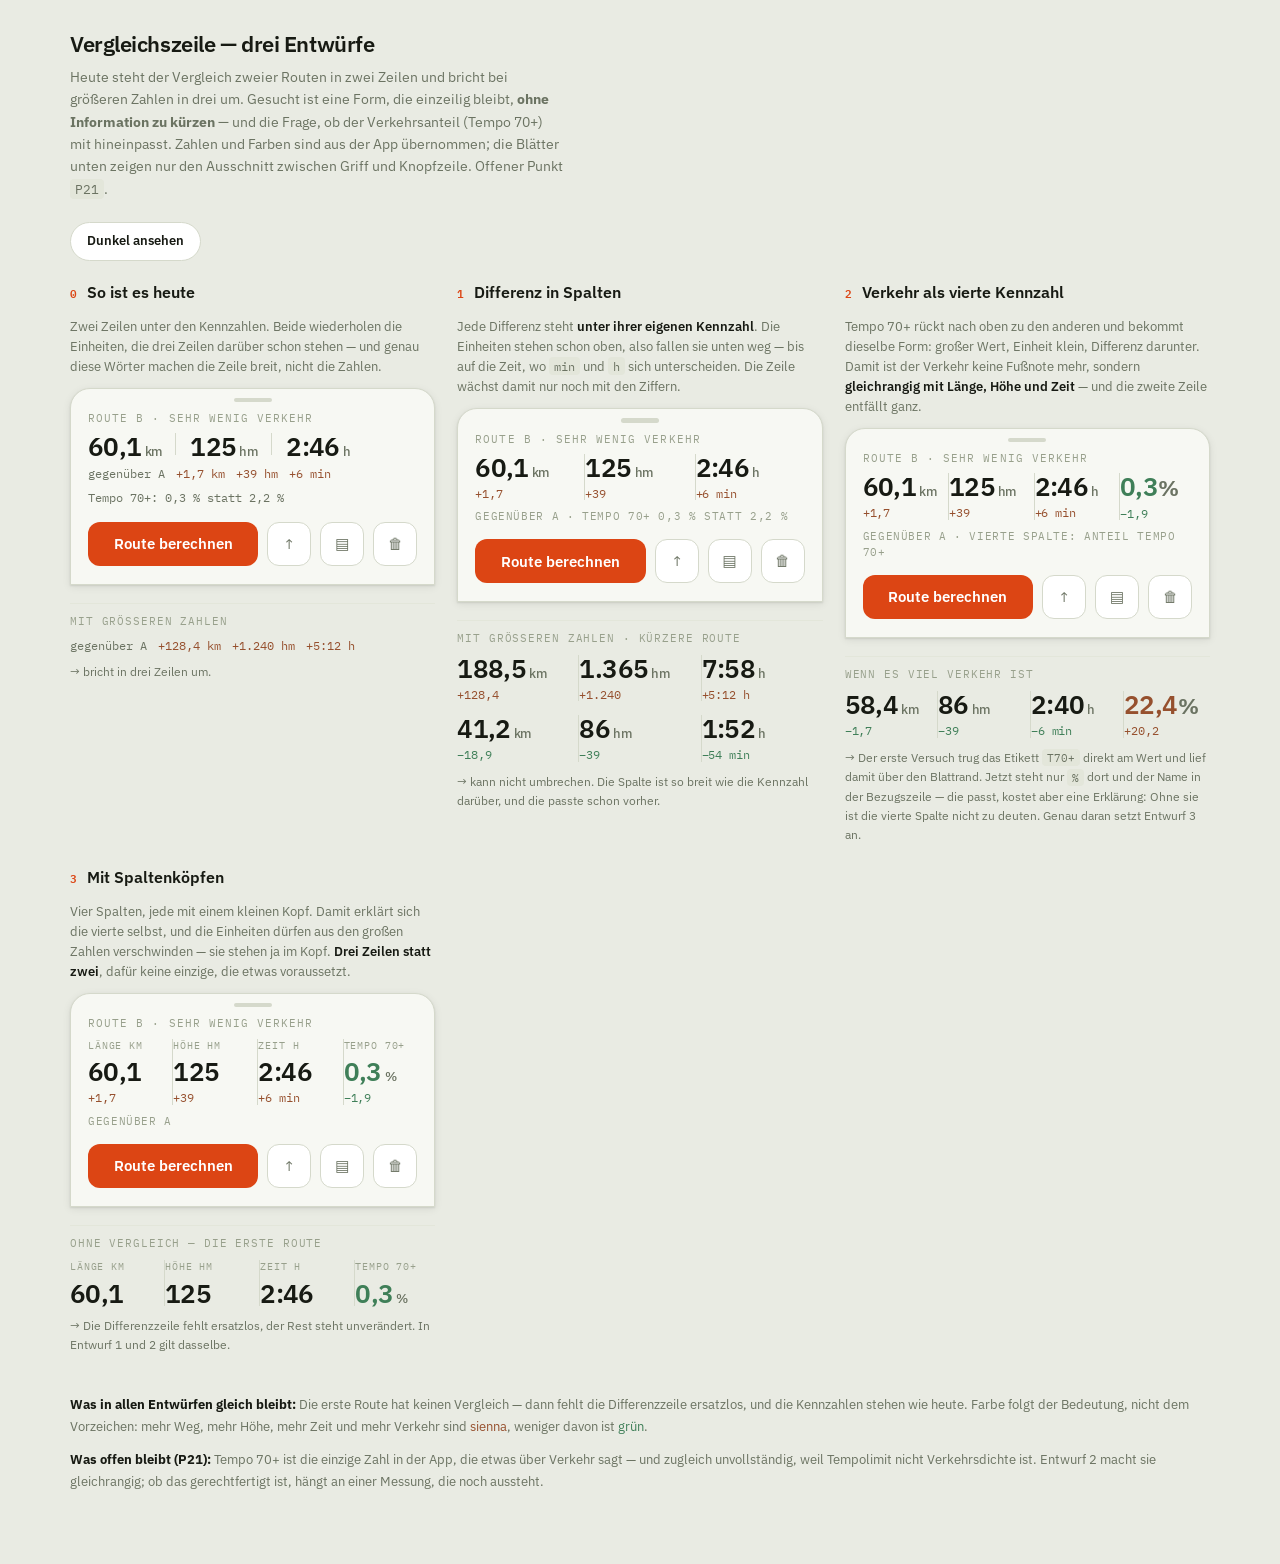
<file: doku/entwurf-vergleich-2026-08-20.html>
<!DOCTYPE html>
<html lang="de">
<head>
<meta charset="utf-8">
<meta name="viewport" content="width=device-width, initial-scale=1">
<title>Entwurf: Vergleichszeile — bikeRouteriOS, 20.08.2026</title>
<link rel="preconnect" href="https://fonts.googleapis.com">
<link rel="preconnect" href="https://fonts.gstatic.com" crossorigin>
<link rel="stylesheet" href="https://fonts.googleapis.com/css2?family=IBM+Plex+Mono:wght@400;500;600&family=IBM+Plex+Sans:wght@400;500;600&display=swap">
<style>
/* Farben und Masse aus style.css uebernommen, damit der Entwurf nicht
   schoener aussieht als die App. */
:root{
  --ground:#E9EBE3; --sheet:#F7F8F3; --raised:#FFFFFF;
  --ink:#171A13; --muted:#6B7362; --faint:#98A08C;
  --line:#D5D9CB; --line-soft:#E3E6DA;
  --signal:#DC4514; --slate:#4B6E88; --ochre:#B0812B;
  --sienna:#96502E; --good:#3F7F58;
  --shadow-sm:0 1px 2px rgba(20,26,16,.10), 0 2px 8px rgba(20,26,16,.08);
}
body.dunkel{
  --ground:#0D100B; --sheet:#181C15; --raised:#1F2419;
  --ink:#E9EDE1; --muted:#8B937F; --faint:#69715E;
  --line:#2B3125; --line-soft:#232819;
  --signal:#FF6B33; --slate:#7FA6C2; --ochre:#DBA748;
  --sienna:#C8744C; --good:#5FB07E;
  --shadow-sm:0 1px 2px rgba(0,0,0,.4), 0 3px 10px rgba(0,0,0,.35);
}
*{box-sizing:border-box;}
body{margin:0;background:var(--ground);color:var(--ink);
  font:16px/1.45 "IBM Plex Sans",-apple-system,system-ui,sans-serif;
  -webkit-font-smoothing:antialiased;}
header{padding:28px 20px 8px;max-width:1180px;margin:0 auto;}
h1{margin:0 0 6px;font-size:22px;font-weight:600;letter-spacing:-.02em;}
.lead{margin:0;color:var(--muted);font-size:14px;max-width:62ch;line-height:1.6;}
.werkzeug{max-width:1180px;margin:14px auto 0;padding:0 20px;}
.schalter{font:inherit;font-size:13px;font-weight:600;color:var(--ink);
  background:var(--raised);border:1px solid var(--line);border-radius:20px;
  padding:9px 16px;cursor:pointer;}
main{max-width:1180px;margin:0 auto;padding:20px;
  display:grid;gap:22px;grid-template-columns:repeat(auto-fit,minmax(330px,1fr));}
.spalte{display:flex;flex-direction:column;gap:12px;}
.kopf{display:flex;align-items:baseline;gap:9px;}
.nr{font-family:"IBM Plex Mono",monospace;font-size:11px;font-weight:600;
  color:var(--signal);letter-spacing:.08em;}
h2{margin:0;font-size:15.5px;font-weight:600;}
.warum{margin:0;font-size:12.5px;line-height:1.6;color:var(--muted);}
.warum b{color:var(--ink);font-weight:600;}

/* ---- das Blatt, wie in der App ---- */
.blatt{background:var(--sheet);border:1px solid var(--line);
  border-radius:20px 20px 0 0;padding:0 17px 18px;box-shadow:var(--shadow-sm);}
.griff{display:grid;place-items:center;padding:9px 0 3px;}
.griff span{width:38px;height:4.5px;border-radius:3px;background:var(--line);}
.eyebrow{font-family:"IBM Plex Mono",monospace;font-size:10.5px;
  letter-spacing:.10em;text-transform:uppercase;color:var(--faint);
  margin:6px 0 7px;}
.gross{font-size:26px;font-weight:600;letter-spacing:-.024em;line-height:1;}
.gross small{font-size:13px;font-weight:500;color:var(--muted);margin-left:3px;}
.trenner{width:1px;align-self:stretch;background:var(--line);}
.knopfzeile{display:flex;gap:9px;margin-top:15px;}
.knopf{flex:1 1 auto;height:44px;border-radius:12px;background:var(--signal);
  color:#fff;font-size:14.5px;font-weight:600;display:grid;place-items:center;}
body.dunkel .knopf{color:#1A0C05;}
.quadrat{width:44px;height:44px;border-radius:12px;border:1px solid var(--line);
  background:var(--raised);display:grid;place-items:center;color:var(--muted);
  font-size:15px;}

/* ---- heute ---- */
.heute{display:flex;align-items:baseline;gap:14px;flex-wrap:wrap;}
.altdelta{font-family:"IBM Plex Mono",monospace;font-size:11.5px;
  color:var(--muted);display:flex;gap:11px;flex-wrap:wrap;margin-top:7px;}
.mehr{color:var(--sienna);} .weniger{color:var(--good);}

/* ---- Vorschlag: Spalten ---- */
.raster{display:grid;align-items:baseline;column-gap:0;}
.drei{grid-template-columns:1fr 1px 1fr 1px 1fr;}
.vier{grid-template-columns:1fr 1px 1fr 1px 1fr 1px .85fr;}
.zelle{padding-right:12px;}
.zelle + .zelle{padding-left:12px;}
.dz{font-family:"IBM Plex Mono",monospace;font-size:12px;line-height:1.1;
  padding-top:7px;letter-spacing:-.01em;}
.bezug{font-family:"IBM Plex Mono",monospace;font-size:10.5px;color:var(--faint);
  letter-spacing:.06em;text-transform:uppercase;margin-top:9px;}
.kopfzeile-sp{font-family:"IBM Plex Mono",monospace;font-size:9.5px;
  letter-spacing:.09em;text-transform:uppercase;color:var(--faint);
  margin-bottom:6px;white-space:nowrap;}
.tempo{font-size:26px;font-weight:600;letter-spacing:-.024em;line-height:1;}

/* ---- Notizen unter jedem Entwurf ---- */
.pro{margin:0;font-size:12px;line-height:1.6;color:var(--muted);}
.pro b{color:var(--ink);}
.faelle{border-top:1px solid var(--line-soft);margin-top:6px;padding-top:10px;}
.faelle .titel{font-size:11px;letter-spacing:.08em;text-transform:uppercase;
  color:var(--faint);font-family:"IBM Plex Mono",monospace;margin-bottom:8px;}
footer{max-width:1180px;margin:0 auto;padding:8px 20px 60px;color:var(--muted);
  font-size:12.5px;line-height:1.7;}
footer b{color:var(--ink);}
code{font-family:"IBM Plex Mono",monospace;font-size:.92em;
  background:var(--line-soft);padding:1.5px 5px;border-radius:4px;}
</style>
</head>
<body>

<header>
  <h1>Vergleichszeile — drei Entwürfe</h1>
  <p class="lead">
    Heute steht der Vergleich zweier Routen in zwei Zeilen und bricht bei
    größeren Zahlen in drei um. Gesucht ist eine Form, die einzeilig bleibt,
    <b>ohne Information zu kürzen</b> — und die Frage, ob der Verkehrsanteil
    (Tempo&nbsp;70+) mit hineinpasst. Zahlen und Farben sind aus der App
    übernommen; die Blätter unten zeigen nur den Ausschnitt zwischen Griff und
    Knopfzeile. Offener Punkt <code>P21</code>.
  </p>
</header>

<div class="werkzeug">
  <button class="schalter" id="modus" type="button">Dunkel ansehen</button>
</div>

<main>

  <!-- ---------------------------------------------------------- heute -->
  <section class="spalte">
    <div class="kopf"><span class="nr">0</span><h2>So ist es heute</h2></div>
    <p class="warum">
      Zwei Zeilen unter den Kennzahlen. Beide wiederholen die Einheiten, die
      drei Zeilen darüber schon stehen — und genau diese Wörter machen die
      Zeile breit, nicht die Zahlen.
    </p>
    <div class="blatt">
      <div class="griff"><span></span></div>
      <div class="eyebrow">Route B · Sehr wenig Verkehr</div>
      <div class="heute">
        <div class="gross">60,1<small>km</small></div>
        <div class="trenner" style="height:22px"></div>
        <div class="gross">125<small>hm</small></div>
        <div class="trenner" style="height:22px"></div>
        <div class="gross">2:46<small>h</small></div>
      </div>
      <div class="altdelta">
        <span>gegenüber A</span><span class="mehr">+1,7 km</span>
        <span class="mehr">+39 hm</span><span class="mehr">+6 min</span>
      </div>
      <div class="altdelta"><span>Tempo 70+: 0,3 % statt 2,2 %</span></div>
      <div class="knopfzeile">
        <div class="knopf">Route berechnen</div>
        <div class="quadrat">↑</div><div class="quadrat">▤</div><div class="quadrat">🗑</div>
      </div>
    </div>
    <div class="faelle">
      <div class="titel">mit größeren Zahlen</div>
      <div class="altdelta">
        <span>gegenüber A</span><span class="mehr">+128,4 km</span>
        <span class="mehr">+1.240 hm</span><span class="mehr">+5:12 h</span>
      </div>
      <p class="pro" style="margin-top:8px">→ bricht in drei Zeilen um.</p>
    </div>
  </section>

  <!-- ------------------------------------------------------ Vorschlag 1 -->
  <section class="spalte">
    <div class="kopf"><span class="nr">1</span><h2>Differenz in Spalten</h2></div>
    <p class="warum">
      Jede Differenz steht <b>unter ihrer eigenen Kennzahl</b>. Die Einheiten
      stehen schon oben, also fallen sie unten weg — bis auf die Zeit, wo
      <code>min</code> und <code>h</code> sich unterscheiden. Die Zeile wächst
      damit nur noch mit den Ziffern.
    </p>
    <div class="blatt">
      <div class="griff"><span></span></div>
      <div class="eyebrow">Route B · Sehr wenig Verkehr</div>
      <div class="raster drei">
        <div class="zelle">
          <div class="gross">60,1<small>km</small></div>
          <div class="dz mehr">+1,7</div>
        </div>
        <div class="trenner"></div>
        <div class="zelle">
          <div class="gross">125<small>hm</small></div>
          <div class="dz mehr">+39</div>
        </div>
        <div class="trenner"></div>
        <div class="zelle">
          <div class="gross">2:46<small>h</small></div>
          <div class="dz mehr">+6 min</div>
        </div>
      </div>
      <div class="bezug">gegenüber A · Tempo 70+ 0,3 % statt 2,2 %</div>
      <div class="knopfzeile">
        <div class="knopf">Route berechnen</div>
        <div class="quadrat">↑</div><div class="quadrat">▤</div><div class="quadrat">🗑</div>
      </div>
    </div>
    <div class="faelle">
      <div class="titel">mit größeren Zahlen · kürzere Route</div>
      <div class="raster drei">
        <div class="zelle"><div class="gross">188,5<small>km</small></div>
          <div class="dz mehr">+128,4</div></div>
        <div class="trenner"></div>
        <div class="zelle"><div class="gross">1.365<small>hm</small></div>
          <div class="dz mehr">+1.240</div></div>
        <div class="trenner"></div>
        <div class="zelle"><div class="gross">7:58<small>h</small></div>
          <div class="dz mehr">+5:12 h</div></div>
      </div>
      <div class="raster drei" style="margin-top:14px">
        <div class="zelle"><div class="gross">41,2<small>km</small></div>
          <div class="dz weniger">−18,9</div></div>
        <div class="trenner"></div>
        <div class="zelle"><div class="gross">86<small>hm</small></div>
          <div class="dz weniger">−39</div></div>
        <div class="trenner"></div>
        <div class="zelle"><div class="gross">1:52<small>h</small></div>
          <div class="dz weniger">−54 min</div></div>
      </div>
      <p class="pro" style="margin-top:10px">
        → kann nicht umbrechen. Die Spalte ist so breit wie die Kennzahl
        darüber, und die passte schon vorher.
      </p>
    </div>
  </section>

  <!-- ------------------------------------------------------ Vorschlag 2 -->
  <section class="spalte">
    <div class="kopf"><span class="nr">2</span><h2>Verkehr als vierte Kennzahl</h2></div>
    <p class="warum">
      Tempo&nbsp;70+ rückt nach oben zu den anderen und bekommt dieselbe Form:
      großer Wert, Einheit klein, Differenz darunter. Damit ist der Verkehr
      keine Fußnote mehr, sondern <b>gleichrangig mit Länge, Höhe und Zeit</b> —
      und die zweite Zeile entfällt ganz.
    </p>
    <div class="blatt">
      <div class="griff"><span></span></div>
      <div class="eyebrow">Route B · Sehr wenig Verkehr</div>
      <div class="raster vier">
        <div class="zelle">
          <div class="gross">60,1<small>km</small></div>
          <div class="dz mehr">+1,7</div>
        </div>
        <div class="trenner"></div>
        <div class="zelle">
          <div class="gross">125<small>hm</small></div>
          <div class="dz mehr">+39</div>
        </div>
        <div class="trenner"></div>
        <div class="zelle">
          <div class="gross">2:46<small>h</small></div>
          <div class="dz mehr">+6 min</div>
        </div>
        <div class="trenner"></div>
        <div class="zelle">
          <div class="tempo" style="color:var(--good)">0,3<small style="color:var(--muted)">%</small></div>
          <div class="dz weniger">−1,9</div>
        </div>
      </div>
      <div class="bezug">gegenüber A · vierte Spalte: Anteil Tempo 70+</div>
      <div class="knopfzeile">
        <div class="knopf">Route berechnen</div>
        <div class="quadrat">↑</div><div class="quadrat">▤</div><div class="quadrat">🗑</div>
      </div>
    </div>
    <div class="faelle">
      <div class="titel">wenn es viel Verkehr ist</div>
      <div class="raster vier">
        <div class="zelle"><div class="gross">58,4<small>km</small></div>
          <div class="dz weniger">−1,7</div></div>
        <div class="trenner"></div>
        <div class="zelle"><div class="gross">86<small>hm</small></div>
          <div class="dz weniger">−39</div></div>
        <div class="trenner"></div>
        <div class="zelle"><div class="gross">2:40<small>h</small></div>
          <div class="dz weniger">−6 min</div></div>
        <div class="trenner"></div>
        <div class="zelle">
          <div class="tempo" style="color:var(--sienna)">22,4<small style="color:var(--muted)">%</small></div>
          <div class="dz mehr">+20,2</div></div>
      </div>
      <p class="pro" style="margin-top:10px">
        → Der erste Versuch trug das Etikett <code>T70+</code> direkt am Wert
        und lief damit über den Blattrand. Jetzt steht nur <code>%</code> dort
        und der Name in der Bezugszeile — die passt, kostet aber eine
        Erklärung: Ohne sie ist die vierte Spalte nicht zu deuten. Genau daran
        setzt Entwurf 3 an.
      </p>
    </div>
  </section>


  <!-- ------------------------------------------------------ Vorschlag 3 -->
  <section class="spalte">
    <div class="kopf"><span class="nr">3</span><h2>Mit Spaltenköpfen</h2></div>
    <p class="warum">
      Vier Spalten, jede mit einem kleinen Kopf. Damit erklärt sich die vierte
      selbst, und die Einheiten dürfen aus den großen Zahlen verschwinden —
      sie stehen ja im Kopf. <b>Drei Zeilen statt zwei</b>, dafür keine
      einzige, die etwas voraussetzt.
    </p>
    <div class="blatt">
      <div class="griff"><span></span></div>
      <div class="eyebrow">Route B · Sehr wenig Verkehr</div>
      <div class="raster vier">
        <div class="zelle">
          <div class="kopfzeile-sp">Länge km</div>
          <div class="gross">60,1</div>
          <div class="dz mehr">+1,7</div>
        </div>
        <div class="trenner"></div>
        <div class="zelle">
          <div class="kopfzeile-sp">Höhe hm</div>
          <div class="gross">125</div>
          <div class="dz mehr">+39</div>
        </div>
        <div class="trenner"></div>
        <div class="zelle">
          <div class="kopfzeile-sp">Zeit h</div>
          <div class="gross">2:46</div>
          <div class="dz mehr">+6 min</div>
        </div>
        <div class="trenner"></div>
        <div class="zelle">
          <div class="kopfzeile-sp">Tempo 70+</div>
          <div class="gross" style="color:var(--good)">0,3<small style="color:var(--muted)">%</small></div>
          <div class="dz weniger">−1,9</div>
        </div>
      </div>
      <div class="bezug">gegenüber A</div>
      <div class="knopfzeile">
        <div class="knopf">Route berechnen</div>
        <div class="quadrat">↑</div><div class="quadrat">▤</div><div class="quadrat">🗑</div>
      </div>
    </div>
    <div class="faelle">
      <div class="titel">ohne Vergleich — die erste Route</div>
      <div class="raster vier">
        <div class="zelle"><div class="kopfzeile-sp">Länge km</div><div class="gross">60,1</div></div>
        <div class="trenner"></div>
        <div class="zelle"><div class="kopfzeile-sp">Höhe hm</div><div class="gross">125</div></div>
        <div class="trenner"></div>
        <div class="zelle"><div class="kopfzeile-sp">Zeit h</div><div class="gross">2:46</div></div>
        <div class="trenner"></div>
        <div class="zelle"><div class="kopfzeile-sp">Tempo 70+</div>
          <div class="gross" style="color:var(--good)">0,3<small style="color:var(--muted)">%</small></div></div>
      </div>
      <p class="pro" style="margin-top:10px">
        → Die Differenzzeile fehlt ersatzlos, der Rest steht unverändert. In
        Entwurf 1 und 2 gilt dasselbe.
      </p>
    </div>
  </section>

</main>

<footer>
  <p>
    <b>Was in allen Entwürfen gleich bleibt:</b> Die erste Route hat keinen
    Vergleich — dann fehlt die Differenzzeile ersatzlos, und die Kennzahlen
    stehen wie heute. Farbe folgt der Bedeutung, nicht dem Vorzeichen: mehr
    Weg, mehr Höhe, mehr Zeit und mehr Verkehr sind
    <span class="mehr">sienna</span>, weniger davon ist
    <span class="weniger">grün</span>.
  </p>
  <p>
    <b>Was offen bleibt (P21):</b> Tempo&nbsp;70+ ist die einzige Zahl in der
    App, die etwas über Verkehr sagt — und zugleich unvollständig, weil
    Tempolimit nicht Verkehrsdichte ist. Entwurf 2 macht sie gleichrangig; ob
    das gerechtfertigt ist, hängt an einer Messung, die noch aussteht.
  </p>
</footer>

<script>
const knopf = document.getElementById('modus');
knopf.addEventListener('click', function () {
  const dunkel = document.body.classList.toggle('dunkel');
  knopf.textContent = dunkel ? 'Hell ansehen' : 'Dunkel ansehen';
});
</script>
</body>
</html>
</file>
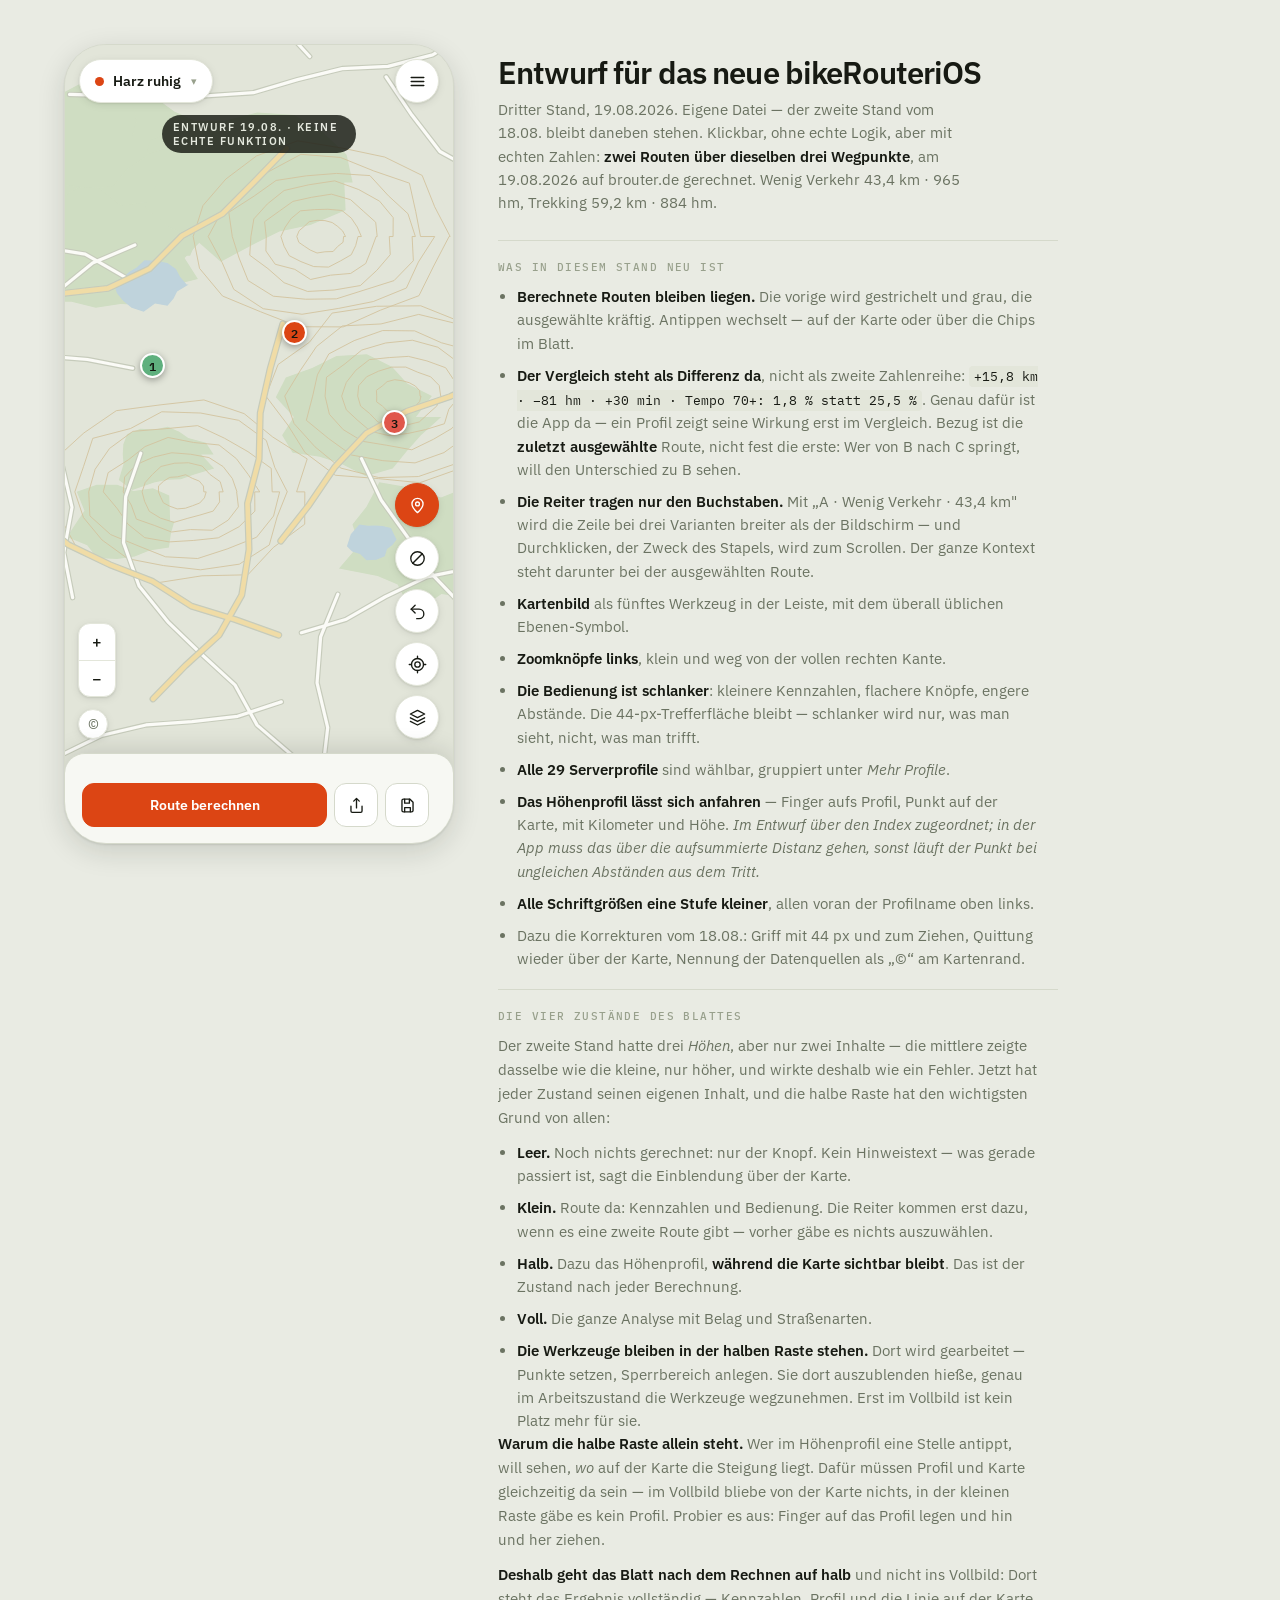
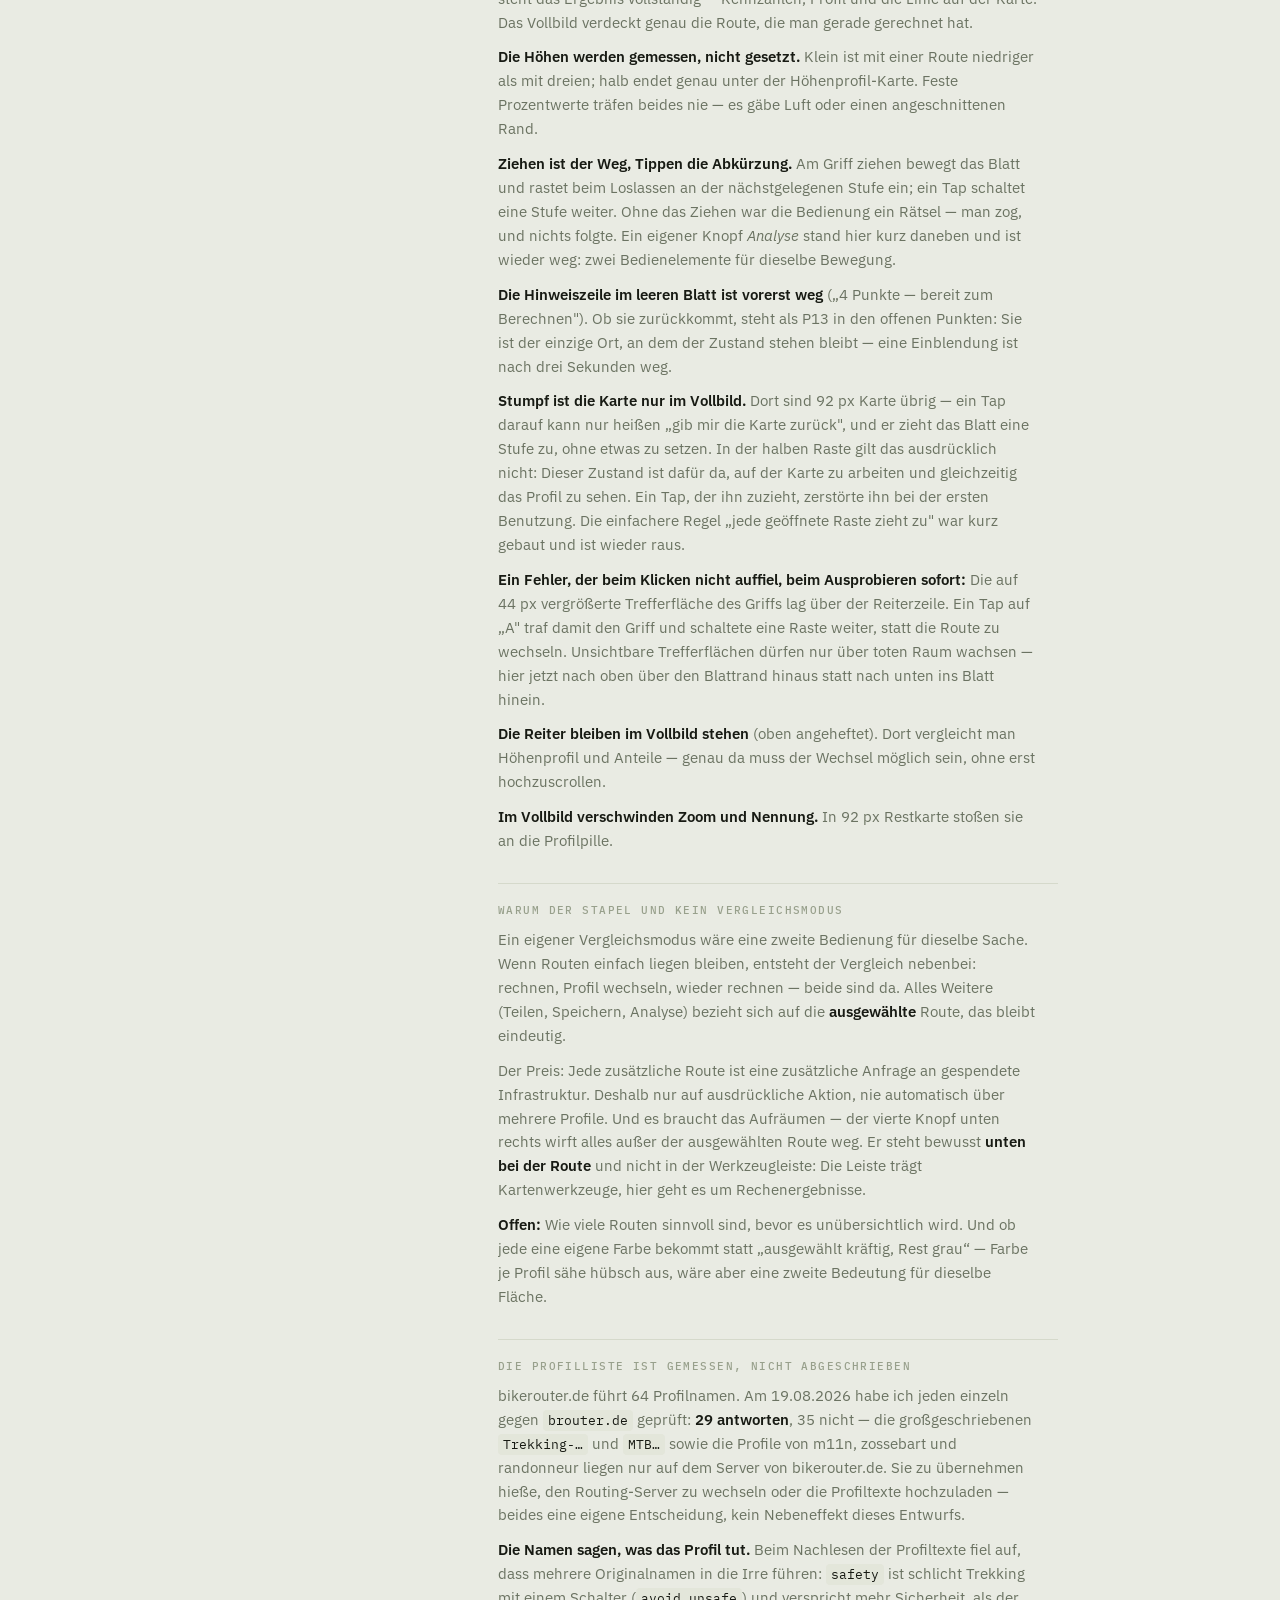
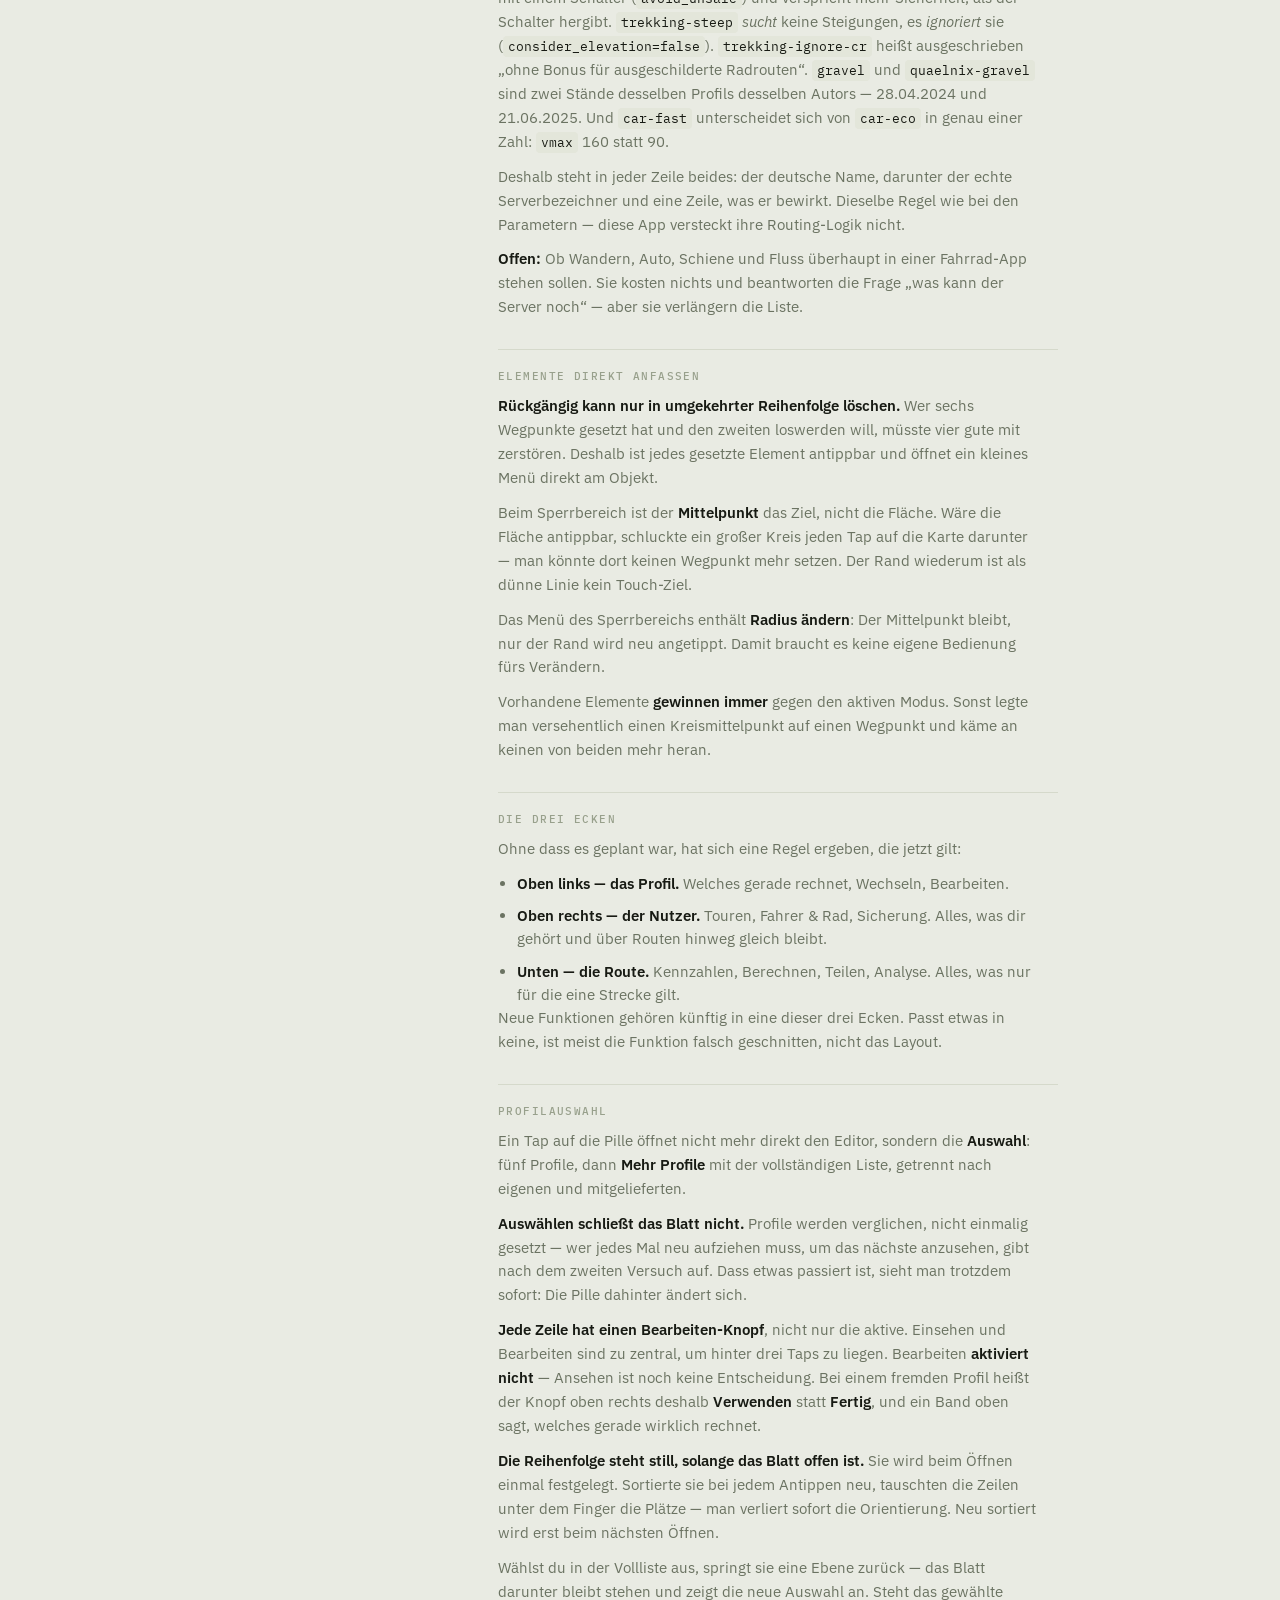
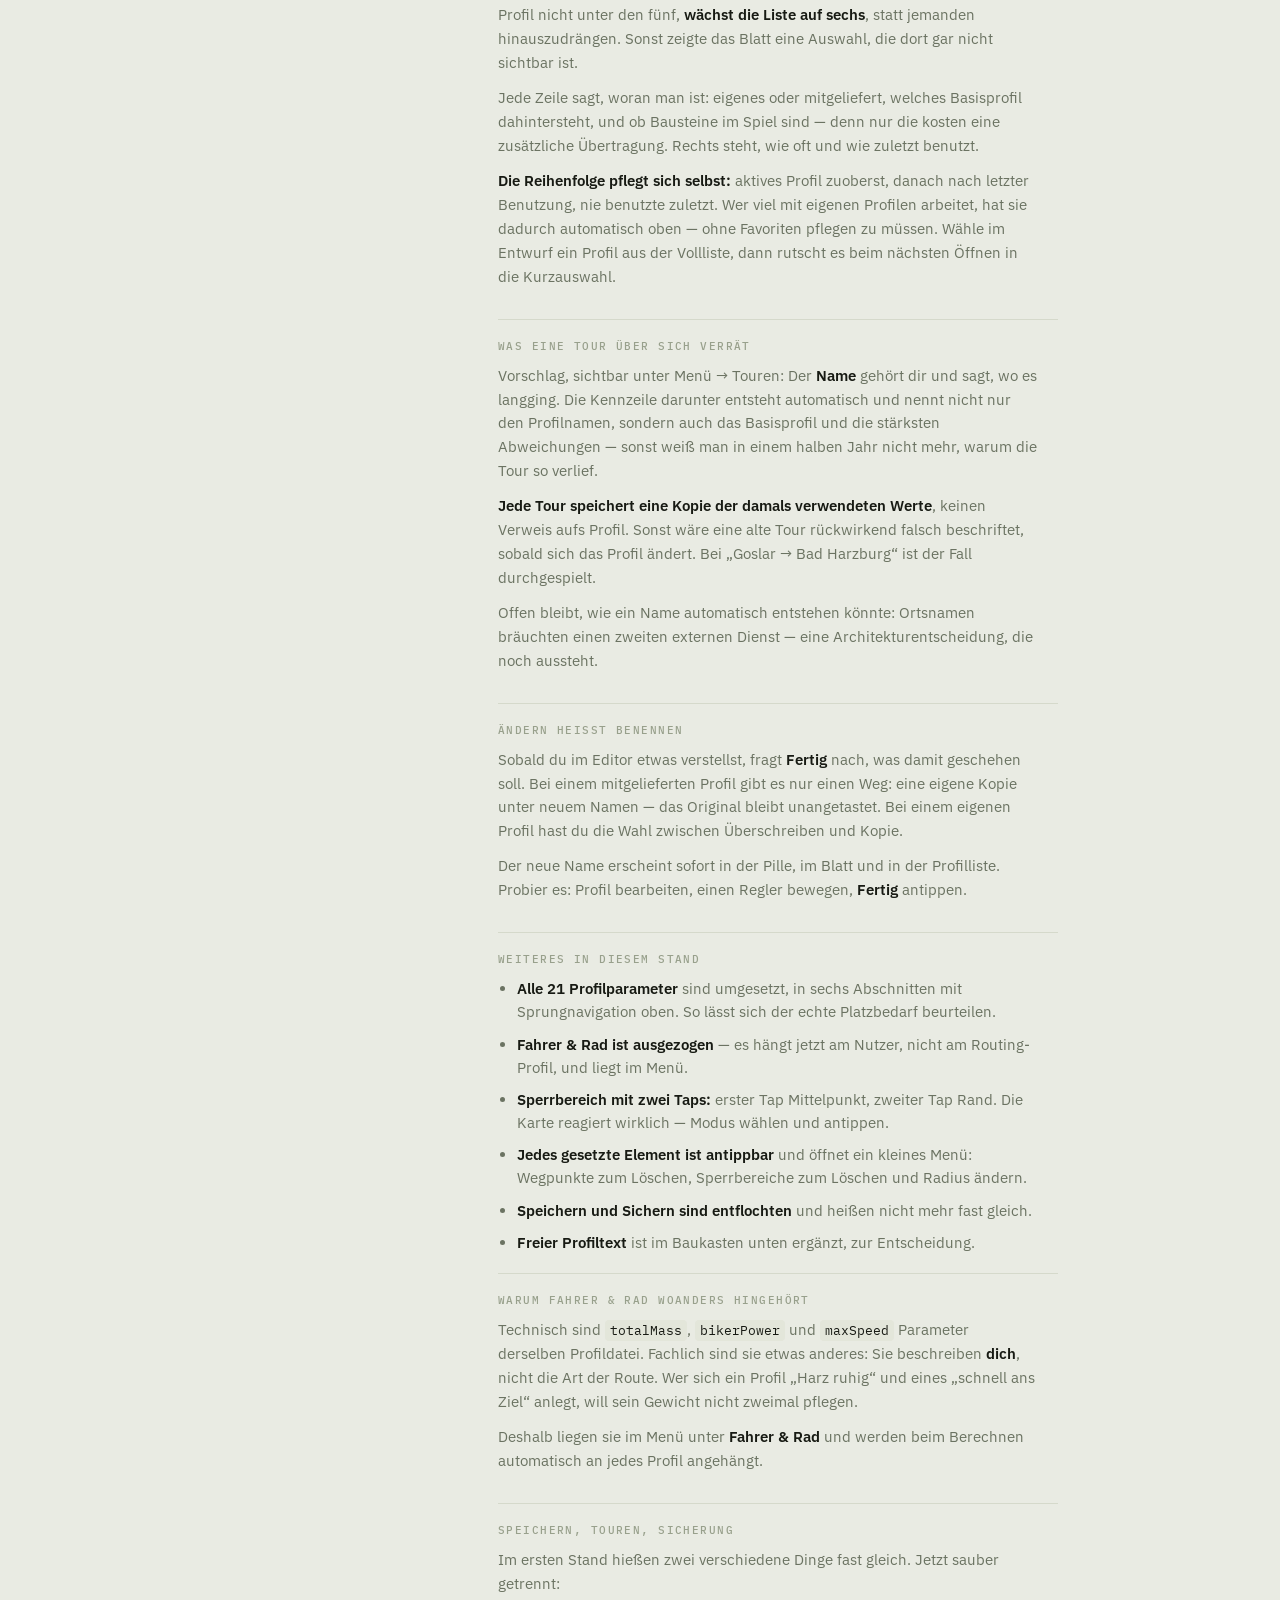
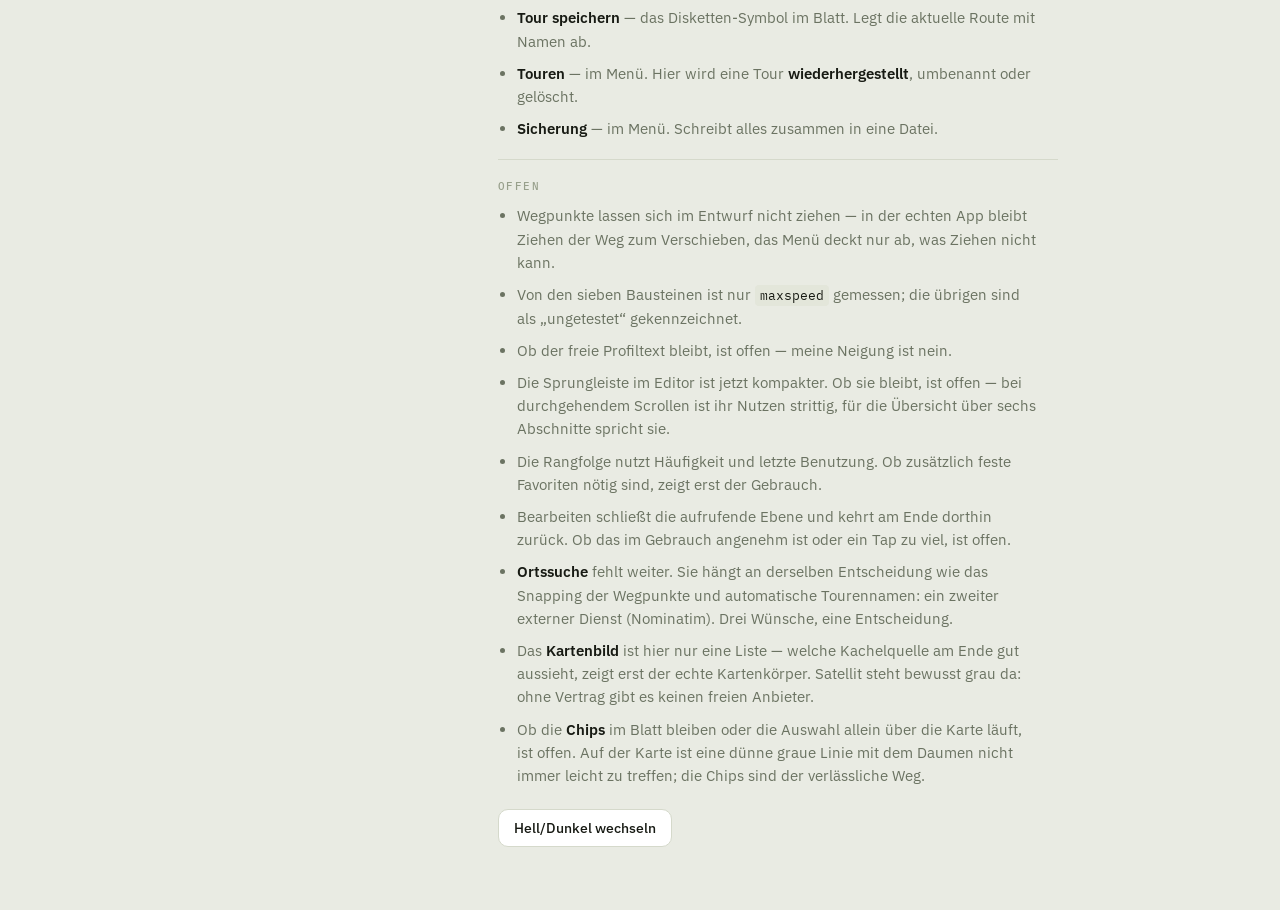
<file: doku/ui-entwurf-2026-08-19.html>
<!doctype html>
<html lang="de">
<meta charset="utf-8">
<meta name="viewport" content="width=device-width, initial-scale=1">
<title>bikeRouteriOS — Entwurf 19.08.2026</title>
<link rel="preconnect" href="https://fonts.googleapis.com">
<link rel="preconnect" href="https://fonts.gstatic.com" crossorigin>
<link rel="stylesheet" href="https://fonts.googleapis.com/css2?family=IBM+Plex+Mono:wght@400;500;600&family=IBM+Plex+Sans:wght@400;500;600;700&display=swap">

<style>
:root{
  --ground:#E9EBE3; --sheet:#F7F8F3; --raised:#FFFFFF;
  --ink:#171A13; --muted:#6B7362; --faint:#98A08C;
  --line:#D5D9CB; --line-soft:#E3E6DA;
  --signal:#DC4514; --signal-ink:#FFFFFF;
  --slate:#4B6E88; --ochre:#B0812B; --sienna:#96502E; --good:#3F7F58;
  --map-bg:#E2E5D9; --map-forest:#CFDDC2; --map-water:#BFD3DC;
  --map-road:#FBFBF7; --map-case:#C6CBBB; --map-main:#F0DCA6; --map-contour:#D3C39F;
  --shadow:0 1px 2px rgba(20,26,16,.10), 0 8px 28px rgba(20,26,16,.14);
  --shadow-sm:0 1px 2px rgba(20,26,16,.10), 0 2px 8px rgba(20,26,16,.08);
}
@media (prefers-color-scheme:dark){
  :root:not([data-theme="light"]){
    --ground:#0D100B; --sheet:#181C15; --raised:#1F2419;
    --ink:#E9EDE1; --muted:#8B937F; --faint:#69715E;
    --line:#2B3125; --line-soft:#232819;
    --signal:#FF6B33; --signal-ink:#1A0C05;
    --slate:#7FA6C2; --ochre:#DBA748; --sienna:#C8744C; --good:#5FB07E;
    --map-bg:#121610; --map-forest:#182213;
    --map-water:#13242C; --map-road:#2E362B; --map-case:#1B2016;
    --map-main:#453C22; --map-contour:#232A1D;
    --shadow:0 1px 2px rgba(0,0,0,.5), 0 10px 34px rgba(0,0,0,.55);
    --shadow-sm:0 1px 2px rgba(0,0,0,.4), 0 3px 10px rgba(0,0,0,.35);
  }
}
:root[data-theme="dark"]{
  --ground:#0D100B; --sheet:#181C15; --raised:#1F2419;
  --ink:#E9EDE1; --muted:#8B937F; --faint:#69715E;
  --line:#2B3125; --line-soft:#232819;
  --signal:#FF6B33; --signal-ink:#1A0C05;
  --slate:#7FA6C2; --ochre:#DBA748; --sienna:#C8744C; --good:#5FB07E;
  --map-bg:#121610; --map-forest:#182213;
  --map-water:#13242C; --map-road:#2E362B; --map-case:#1B2016;
  --map-main:#453C22; --map-contour:#232A1D;
  --shadow:0 1px 2px rgba(0,0,0,.5), 0 10px 34px rgba(0,0,0,.55);
  --shadow-sm:0 1px 2px rgba(0,0,0,.4), 0 3px 10px rgba(0,0,0,.35);
}

*{box-sizing:border-box;}
/* Zwingend, sobald Klassen ein `display` setzen: Das UA-Stylesheet gibt
   [hidden] nur eine schwache Regel mit, jede Klassenregel schlaegt sie.
   Genau daran hing im ersten Anlauf der Aufraeum-Knopf sichtbar im Bild. */
[hidden]{display:none !important;}
body{
  margin:0; background:var(--ground); color:var(--ink);
  font-family:"IBM Plex Sans",-apple-system,BlinkMacSystemFont,system-ui,sans-serif;
  -webkit-font-smoothing:antialiased;
}
button{font:inherit;color:inherit;background:none;border:0;cursor:pointer;}
:focus-visible{outline:2px solid var(--signal);outline-offset:2px;border-radius:4px;}
.mono{font-family:"IBM Plex Mono",ui-monospace,SFMono-Regular,monospace;}
.num{font-variant-numeric:tabular-nums;}

/* ---------- Bühne ---------- */
.stage{min-height:100dvh;display:flex;flex-direction:column;}
.phone{position:relative;width:100%;height:100dvh;overflow:hidden;background:var(--map-bg);}
.notes{display:none;}

@media (min-width:900px){
  .stage{flex-direction:row;align-items:flex-start;gap:44px;padding:44px;
    max-width:1240px;margin:0 auto;min-height:100dvh;}
  .phone{flex:0 0 auto;width:390px;height:800px;border-radius:42px;
    box-shadow:var(--shadow);border:1px solid var(--line);position:sticky;top:44px;}
  .notes{display:block;flex:1 1 auto;padding-top:8px;max-width:560px;}
}

/* ---------- App-Rahmen ---------- */
.app{position:absolute;inset:0;overflow:hidden;display:flex;flex-direction:column;}
#map{position:absolute;inset:0;width:100%;height:100%;display:block;}

.chrome{position:absolute;top:0;left:0;right:0;z-index:20;
  padding:calc(env(safe-area-inset-top) + 14px) 14px 0;
  display:flex;gap:10px;align-items:flex-start;pointer-events:none;}
.chrome > *{pointer-events:auto;}

.pill{display:flex;align-items:center;gap:9px;min-height:44px;padding:0 15px;
  background:var(--raised);border-radius:22px;box-shadow:var(--shadow-sm);
  border:1px solid var(--line-soft);max-width:100%;}
.pill .dot{width:9px;height:9px;border-radius:50%;background:var(--signal);flex:0 0 auto;}
.pill b{font-weight:600;font-size:13.5px;white-space:nowrap;}
.pill .chev{color:var(--faint);font-size:11px;margin-left:1px;}
.spacer{flex:1 1 auto;}
.iconbtn{width:44px;height:44px;border-radius:50%;background:var(--raised);
  box-shadow:var(--shadow-sm);border:1px solid var(--line-soft);
  display:grid;place-items:center;flex:0 0 auto;}
.iconbtn svg{width:19px;height:19px;stroke:var(--ink);fill:none;
  stroke-width:1.7;stroke-linecap:round;stroke-linejoin:round;}

.rail{position:absolute;right:14px;z-index:20;display:flex;flex-direction:column;gap:9px;
  transition:bottom .34s cubic-bezier(.32,.72,0,1);}
.rail{transition:bottom .34s cubic-bezier(.32,.72,0,1),opacity .2s;}
.rail.hidden{opacity:0;pointer-events:none;}
.rail .iconbtn.on{background:var(--signal);border-color:var(--signal);}
.rail .iconbtn.on svg{stroke:var(--signal-ink);}

.badge{position:absolute;z-index:20;left:50%;transform:translateX(-50%);
  top:calc(env(safe-area-inset-top) + 70px);
  background:var(--ink);color:var(--ground);font-size:10.5px;letter-spacing:.14em;
  text-transform:uppercase;padding:5px 11px;border-radius:20px;font-weight:600;opacity:.82;}

/* ---------- Marker ---------- */
.markers{position:absolute;inset:0;z-index:10;pointer-events:none;}
.wp{position:absolute;width:44px;height:44px;margin:-22px 0 0 -22px;
  display:grid;place-items:center;}
.wp i{width:25px;height:25px;border-radius:50%;display:grid;place-items:center;
  font-style:normal;font-size:12px;font-weight:600;font-family:"IBM Plex Mono",monospace;
  color:#12160F;background:var(--signal);border:2.5px solid var(--raised);
  box-shadow:0 2px 7px rgba(0,0,0,.34);}
.wp.start i{background:#5FB07E;} .wp.end i{background:#E0574B;}

/* ---------- Blatt ---------- */
.sheet{position:absolute;left:0;right:0;bottom:0;z-index:30;
  background:var(--sheet);border-top:1px solid var(--line);
  border-radius:20px 20px 0 0;box-shadow:0 -2px 26px rgba(0,0,0,.14);
  display:flex;flex-direction:column;
  height:112px;transition:height .34s cubic-bezier(.32,.72,0,1);}
/* Die Hoehen setzt jetzt das Skript, weil die kleine Raste vom Inhalt abhaengt:
   mit einer Route ist sie niedriger als mit dreien. Die Werte hier sind nur der
   Ausgangszustand vor dem ersten Rechnen. */
@media (prefers-reduced-motion:reduce){
  .sheet,.rail{transition:none;}
}
.grab{flex:0 0 auto;padding:9px 0 3px;display:grid;place-items:center;cursor:grab;}
/* Sichtbar bleibt der schmale Balken, anfassbar sind 44 px. Der alte Griff war
   16,5 px hoch — am Telefon nicht sicher zu treffen. */
#grab{position:relative;touch-action:none;}
/* Die Flaeche waechst nach OBEN ueber den Blattrand hinaus, nicht nach unten
   ins Blatt hinein. Vorher lag sie ueber der Reiterzeile: Ein Tap auf „A" traf
   den Griff, und statt die Route zu wechseln, sprang die Raste weiter.
   `#grab` ist positioniert und wird deshalb ueber den nicht positionierten
   Inhalt darunter gemalt — Treffer folgen der Malreihenfolge. */
#grab::before{content:"";position:absolute;left:0;right:0;top:-14px;height:40px;}
.grab span{width:38px;height:4.5px;border-radius:3px;background:var(--line);display:block;}
.sheetscroll{flex:1 1 auto;overflow-y:auto;overscroll-behavior:contain;
  padding:4px 17px calc(env(safe-area-inset-bottom) + 15px);
  display:flex;flex-direction:column;gap:13px;}
/* Ohne Route: nur ein Hinweis und der Knopf. Alles Uebrige waere leer. */
.sheet[data-detent="empty"] .rchips,
.sheet[data-detent="empty"] .readout,
.sheet[data-detent="empty"] .rdelta,
.sheet[data-detent="empty"] #sheetProfile,
.sheet[data-detent="empty"] .grab span{display:none;}
.sheet[data-detent="empty"] .sheetscroll{overflow:hidden;}

.sheet[data-detent="peek"] .sheetscroll{overflow:hidden;}

/* Im Vollbild bleiben die Reiter stehen: Verglichen werden dort Hoehenprofil
   und Anteile — dafuer muss man wechseln koennen, ohne erst hochzuscrollen. */
.sheet[data-detent="full"] .rchips{position:sticky;top:-4px;z-index:2;
  background:var(--sheet);padding-top:5px;}

/* Sonst lugt in der kleinen Raste die Oberkante der ersten Analysekarte
   angeschnitten unter den Knoepfen hervor. Waehrend des Ziehens muss der
   Inhalt aber da sein, sonst waechst ein leeres Blatt in die Hand. */
.sheet[data-detent="peek"]:not(.dragging) .sheetscroll > .card,
.sheet[data-detent="peek"]:not(.dragging) .sheetscroll > .flag,
.sheet[data-detent="empty"] .sheetscroll > .card,
.sheet[data-detent="empty"] .sheetscroll > .flag{display:none;}
body.dragging .rail,body.dragging .zoom,body.dragging .attribwrap{transition:none;}

.readout{display:flex;align-items:baseline;gap:12px;flex-wrap:wrap;}
.readout .big{font-size:23px;font-weight:600;letter-spacing:-.022em;line-height:1;}
.readout .big small{font-size:12px;font-weight:500;color:var(--muted);margin-left:3px;letter-spacing:0;}
.readout .sep{width:1px;height:19px;background:var(--line);}

.eyebrow{font-family:"IBM Plex Mono",monospace;font-size:10.5px;letter-spacing:.13em;
  text-transform:uppercase;color:var(--faint);font-weight:500;}

.actions{display:grid;grid-template-columns:1fr auto auto auto;gap:7px;}
/* 44 px bleiben Pflicht — schlanker wird der Block ueber Schriftgroesse,
   Radius und Abstaende, nicht ueber die Trefferflaeche. */
.btn{min-height:44px;border-radius:12px;font-weight:600;font-size:13.5px;
  display:grid;place-items:center;border:1px solid var(--line);background:var(--raised);
  padding:0 14px;}
.btn.primary{background:var(--signal);color:var(--signal-ink);border-color:var(--signal);}
.btn.sq{width:44px;padding:0;}
.btn svg{width:19px;height:19px;stroke:currentColor;fill:none;stroke-width:1.7;
  stroke-linecap:round;stroke-linejoin:round;}
.btn:active{filter:brightness(.94);}

/* ---------- Zoom und Nennung, linke Kante ---------- */
.zoom{position:absolute;left:13px;z-index:20;display:flex;flex-direction:column;
  border-radius:12px;overflow:hidden;background:var(--raised);
  border:1px solid var(--line-soft);box-shadow:var(--shadow-sm);
  transition:bottom .34s cubic-bezier(.32,.72,0,1),opacity .2s;}
.zoom.hidden,.attribwrap.hidden{opacity:0;pointer-events:none;}
.zoom button{position:relative;width:36px;height:36px;display:grid;place-items:center;
  font-size:16px;font-weight:500;color:var(--ink);}
.zoom button::before{content:"";position:absolute;left:-4px;top:-4px;width:44px;height:44px;}
.zoom button+button{border-top:1px solid var(--line-soft);}

.attribwrap{position:absolute;left:13px;z-index:20;display:flex;align-items:center;gap:8px;
  transition:bottom .34s cubic-bezier(.32,.72,0,1),opacity .2s;}
.attribtag{position:relative;width:30px;height:30px;border-radius:50%;
  background:var(--raised);border:1px solid var(--line-soft);box-shadow:var(--shadow-sm);
  color:var(--muted);font-size:14px;display:grid;place-items:center;flex:0 0 auto;}
.attribtag::before{content:"";position:absolute;left:-7px;top:-7px;width:44px;height:44px;}
.attribbox{background:var(--raised);border:1px solid var(--line-soft);border-radius:12px;
  box-shadow:var(--shadow-sm);padding:8px 11px;font-size:11.5px;line-height:1.5;
  color:var(--muted);max-width:74%;}

/* ---------- Hoehenprofil anfahren ----------
   Der Grund fuer die halbe Raste: Wer im Profil eine Stelle antippt, sieht auf
   der Karte, wo sie liegt. Beides muss dafuer gleichzeitig sichtbar sein. */
.chartwrap{position:relative;}
.chart{touch-action:none;-webkit-user-select:none;user-select:none;}
/* Ohne das markiert das Ziehen ueber das Profil die Achsenbeschriftung. */
.sheet{-webkit-user-select:none;user-select:none;}
.scrubline{position:absolute;top:0;bottom:0;width:1.5px;background:var(--signal);
  opacity:.75;pointer-events:none;transform:translateX(-50%);}
.scrub{position:absolute;z-index:12;pointer-events:none;transform:translate(-50%,-50%);}
.scrub i{display:block;width:13px;height:13px;border-radius:50%;
  background:var(--signal);border:2.5px solid var(--sheet);box-shadow:var(--shadow-sm);}
.scrub b{position:absolute;bottom:16px;left:50%;transform:translateX(-50%);
  background:var(--ink);color:var(--ground);font-family:"IBM Plex Mono",monospace;
  font-size:11px;font-weight:500;padding:5px 9px;border-radius:14px;white-space:nowrap;
  box-shadow:var(--shadow-sm);}

/* ---------- Routenstapel ---------- */
.rchips{flex:0 0 auto;display:flex;gap:7px;overflow-x:auto;margin:0 -17px;
  padding:1px 17px 2px;scrollbar-width:none;
  /* Positioniert, damit die Reiter ueber der Trefferflaeche des Griffs liegen
     und nicht unter ihr. */
  position:relative;z-index:3;}
.rchips::-webkit-scrollbar{display:none;}
.rchip{flex:0 0 auto;display:flex;align-items:center;gap:8px;min-height:32px;
  padding:0 13px;border-radius:18px;border:1px solid var(--line);background:var(--raised);
  font-size:12.5px;font-weight:500;color:var(--muted);white-space:nowrap;}
.rchip .sw{width:14px;height:3.5px;border-radius:2px;flex:0 0 auto;background:var(--faint);}
.rchip.on{border-color:var(--signal);color:var(--ink);background:var(--sheet);}
.rchip.on .sw{background:var(--signal);}
.rchip b{font-weight:600;}
.rdelta{font-family:"IBM Plex Mono",monospace;font-size:11.5px;color:var(--muted);
  display:flex;gap:11px;flex-wrap:wrap;}
.rdelta .more{color:var(--sienna);} .rdelta .less{color:var(--good);}

/* ---------- Kartenwahl ---------- */
.layerrow{display:flex;align-items:center;gap:12px;width:100%;text-align:left;
  padding:9px 4px;border-bottom:1px solid var(--line-soft);}
.layerrow:last-of-type{border-bottom:0;}
.lprev{width:42px;height:42px;border-radius:10px;flex:0 0 auto;border:1px solid var(--line);}
.layerrow .mt{flex:1 1 auto;display:flex;flex-direction:column;gap:2px;min-width:0;}
.layerrow .mt b{font-size:13.5px;font-weight:600;}
.layerrow .mt span{font-size:11.5px;color:var(--muted);}
.layerrow .pdot{width:18px;height:18px;}
.layerrow[disabled]{opacity:.45;}

/* ---------- Analyse ---------- */
.card{background:var(--raised);border:1px solid var(--line-soft);border-radius:14px;
  padding:12px;display:flex;flex-direction:column;gap:9px;}
.card h3{margin:0;font-size:12.5px;font-weight:600;letter-spacing:-.005em;}
.cardhead{display:flex;justify-content:space-between;align-items:baseline;gap:10px;}
.cardhead .v{font-family:"IBM Plex Mono",monospace;font-size:11.5px;color:var(--muted);
  font-variant-numeric:tabular-nums;}

.chart{width:100%;height:104px;display:block;overflow:visible;}
.axis{font-family:"IBM Plex Mono",monospace;font-size:9.5px;fill:var(--faint);}

.bar{display:flex;height:11px;border-radius:6px;overflow:hidden;gap:1.5px;background:var(--line-soft);}
.bar i{display:block;height:100%;}
.legend{display:flex;flex-direction:column;gap:7px;}
.legend div{display:flex;align-items:center;gap:9px;font-size:11.5px;}
.legend .swatch{width:9px;height:9px;border-radius:2.5px;flex:0 0 auto;}
.legend .lbl{flex:1 1 auto;color:var(--muted);}
.legend .pct{font-family:"IBM Plex Mono",monospace;font-variant-numeric:tabular-nums;
  font-weight:500;font-size:12.5px;}

.flag{display:flex;gap:11px;align-items:flex-start;padding:11px 13px;border-radius:12px;
  background:color-mix(in srgb, var(--signal) 11%, transparent);
  border:1px solid color-mix(in srgb, var(--signal) 26%, transparent);}
.flag .k{font-family:"IBM Plex Mono",monospace;font-size:17px;font-weight:600;
  color:var(--signal);line-height:1.1;font-variant-numeric:tabular-nums;}
.flag p{margin:0;font-size:11.5px;color:var(--muted);line-height:1.45;}
.flag p b{color:var(--ink);font-weight:600;}

/* ---------- Vollbild-Ebenen ---------- */
.screen{position:absolute;inset:0;z-index:50;background:var(--sheet);
  display:flex;flex-direction:column;
  transform:translateY(100%);transition:transform .36s cubic-bezier(.32,.72,0,1);
  visibility:hidden;}
.screen.open{transform:translateY(0);visibility:visible;}
@media (prefers-reduced-motion:reduce){.screen{transition:none;}}
.nav{flex:0 0 auto;display:flex;align-items:center;gap:10px;
  padding:calc(env(safe-area-inset-top) + 11px) 13px 11px;
  border-bottom:1px solid var(--line);background:var(--sheet);}
.nav h2{margin:0;font-size:15.5px;font-weight:600;flex:1 1 auto;letter-spacing:-.01em;}
.nav .txtbtn{font-size:14px;font-weight:600;color:var(--signal);padding:6px 4px;}
.screenscroll{flex:1 1 auto;overflow-y:auto;
  padding:17px 17px calc(env(safe-area-inset-bottom) + 24px);
  display:flex;flex-direction:column;gap:13px;}

.tabs{display:flex;flex-wrap:wrap;gap:5px;padding:10px 13px;
  border-bottom:1px solid var(--line);background:var(--sheet);flex:0 0 auto;}
.tab{padding:8px 12px;border-radius:9px;font-size:13px;font-weight:500;
  white-space:nowrap;color:var(--muted);border:1px solid var(--line-soft);}
.tab[aria-selected="true"]{background:var(--ink);color:var(--ground);font-weight:600;}

.group{display:flex;flex-direction:column;gap:2px;}
.grouphead{font-family:"IBM Plex Mono",monospace;font-size:10.5px;letter-spacing:.13em;
  text-transform:uppercase;color:var(--faint);font-weight:500;padding:5px 2px 9px;}

.param{background:var(--raised);border:1px solid var(--line-soft);padding:14px;
  display:flex;flex-direction:column;gap:9px;}
.param:first-of-type{border-radius:14px 14px 0 0;}
.param:last-of-type{border-radius:0 0 14px 14px;}
.param + .param{border-top:0;}
.param.only{border-radius:14px;}
.ptop{display:flex;align-items:flex-start;gap:12px;}
.pname{flex:1 1 auto;display:flex;flex-direction:column;gap:3px;}
.pname b{font-size:13.5px;font-weight:600;letter-spacing:-.005em;}
.pname .key{font-family:"IBM Plex Mono",monospace;font-size:10.5px;color:var(--faint);}
.pdesc{margin:0;font-size:11.5px;line-height:1.5;color:var(--muted);}
.pval{font-family:"IBM Plex Mono",monospace;font-size:12.5px;font-weight:600;
  color:var(--signal);font-variant-numeric:tabular-nums;white-space:nowrap;}

input[type=range]{-webkit-appearance:none;appearance:none;width:100%;height:26px;
  background:transparent;margin:0;}
input[type=range]::-webkit-slider-runnable-track{height:5px;border-radius:3px;background:var(--line);}
input[type=range]::-webkit-slider-thumb{-webkit-appearance:none;width:25px;height:25px;
  border-radius:50%;background:var(--raised);border:1px solid var(--line);
  box-shadow:var(--shadow-sm);margin-top:-10px;}
input[type=range]::-moz-range-track{height:5px;border-radius:3px;background:var(--line);}
input[type=range]::-moz-range-thumb{width:23px;height:23px;border-radius:50%;
  background:var(--raised);border:1px solid var(--line);box-shadow:var(--shadow-sm);}
.scale{display:flex;justify-content:space-between;font-family:"IBM Plex Mono",monospace;
  font-size:10px;color:var(--faint);margin-top:-4px;}

/* An die Rolle gebunden, nicht an die Klasse allein: Ein blosses .sw
   (etwa ein Farbkaestchen in einer Legende) darf sich hier nichts abholen.
   Genau das war am 18.08.2026 der Fall — der weisse Knopf des Schalters
   erschien als Kreis in jeder Legendenzeile. */
.sw[role="switch"]{width:50px;height:30px;border-radius:16px;background:var(--line);
  position:relative;flex:0 0 auto;transition:background .2s;}
.sw[role="switch"]::after{content:"";position:absolute;top:2.5px;left:2.5px;
  width:25px;height:25px;border-radius:50%;background:#fff;
  box-shadow:0 1px 3px rgba(0,0,0,.3);transition:transform .2s;}
.sw[role="switch"][aria-checked="true"]{background:var(--good);}
.sw[role="switch"][aria-checked="true"]::after{transform:translateX(20px);}

.note{font-size:11.5px;line-height:1.55;color:var(--muted);padding:0 3px;}
.note b{color:var(--ink);font-weight:600;}
.note code{font-family:"IBM Plex Mono",monospace;font-size:11.5px;
  background:var(--line-soft);padding:1.5px 5px;border-radius:4px;}

.danger{background:color-mix(in srgb, var(--sienna) 12%, transparent);
  border:1px solid color-mix(in srgb, var(--sienna) 32%, transparent);
  border-radius:13px;padding:13px;display:flex;flex-direction:column;gap:8px;}
.danger b{font-size:13.5px;}
.danger p{margin:0;font-size:12.5px;line-height:1.5;color:var(--muted);}

.code{background:var(--ground);border:1px solid var(--line);border-radius:12px;
  padding:13px;overflow-x:auto;}
.code pre{margin:0;font-family:"IBM Plex Mono",monospace;font-size:11.5px;line-height:1.75;
  white-space:pre;}
.c-key{color:var(--slate);} .c-tag{color:var(--sienna);}
.c-num{color:var(--signal);} .c-rem{color:var(--faint);font-style:italic;}

.toast{position:absolute;left:50%;transform:translateX(-50%) translateY(9px);
  z-index:40;background:var(--ink);color:var(--ground);font-size:12.5px;font-weight:500;
  padding:9px 15px;border-radius:20px;box-shadow:var(--shadow);white-space:nowrap;
  opacity:0;pointer-events:none;transition:opacity .22s,transform .22s;max-width:88%;}
.toast.show{opacity:.95;transform:translateX(-50%) translateY(0);}
@media (prefers-reduced-motion:reduce){.toast{transition:none;}}

.chip{font-family:"IBM Plex Mono",monospace;font-size:10px;letter-spacing:.04em;
  padding:3.5px 8px;border-radius:20px;border:1px solid var(--line);
  color:var(--muted);white-space:nowrap;}
.chip.good{color:var(--good);border-color:color-mix(in srgb,var(--good) 42%,transparent);
  background:color-mix(in srgb,var(--good) 11%,transparent);}
.chip.warn{color:var(--ochre);border-color:color-mix(in srgb,var(--ochre) 42%,transparent);
  background:color-mix(in srgb,var(--ochre) 11%,transparent);}
.kitmeta{display:flex;gap:6px;flex-wrap:wrap;}
.kit{background:var(--raised);border:1px solid var(--line-soft);border-radius:14px;
  padding:14px;display:flex;flex-direction:column;gap:10px;}
.kit[data-on="false"]{opacity:.62;}
.kit[data-on="false"] .kitrange{display:none;}

.tour{background:var(--raised);border:1px solid var(--line-soft);border-radius:14px;
  padding:14px;display:flex;flex-direction:column;gap:9px;}
.tour .t1{display:flex;justify-content:space-between;align-items:baseline;gap:10px;}
.tour b{font-size:13.5px;font-weight:600;min-width:0;overflow-wrap:anywhere;}
.tour .t1 .meta{flex:0 0 auto;}
.tour .meta{font-family:"IBM Plex Mono",monospace;font-size:11.5px;color:var(--muted);
  font-variant-numeric:tabular-nums;}
/* Bleibt zwingend einzeilig. Die Angaben sind Beiwerk und duerfen die
   Karteikarte nicht in die Hoehe treiben. Ueberlanges wird abgeschnitten,
   und die Zahl der genannten Abweichungen ist ohnehin gedeckelt. */
.tour .tprof{font-size:11px;color:var(--faint);
  white-space:nowrap;overflow:hidden;text-overflow:ellipsis;min-width:0;}
/* Drei gleich breite Textknoepfe. Das ging erst, seit die Hauptaktion
   „Öffnen" heisst — „Wiederherstellen" allein brauchte mehr als ein Drittel
   der Breite und trieb die Reihe aus dem Bild.
   Bewusst Text statt Symbolen: Bei einer loeschenden Aktion ist Eindeutigkeit
   mehr wert als Zeitgeist, und ein Stift fuer „Umbenennen" muss man raten. */
.tour .row{display:flex;gap:7px;}
.tour .row .btn{flex:1;min-width:0;min-height:38px;border-radius:10px;
  font-size:13.5px;padding:0 6px;}

/* ---------- Sprungnavigation ---------- */
.jump{position:sticky;top:0;z-index:5;display:flex;flex-wrap:wrap;gap:4px;
  margin:0 -17px;padding:7px 17px 8px;background:var(--sheet);
  border-bottom:1px solid var(--line);}
.jump button{padding:4px 9px;border-radius:7px;font-size:11.5px;font-weight:500;
  color:var(--muted);border:1px solid var(--line-soft);white-space:nowrap;
  line-height:1.5;}
.jump button.on{background:var(--ink);color:var(--ground);font-weight:600;
  border-color:var(--ink);}

.sect{display:flex;flex-direction:column;gap:2px;scroll-margin-top:58px;}
.secthead{display:flex;align-items:baseline;justify-content:space-between;gap:10px;
  padding:14px 2px 9px;}
.secthead h3{margin:0;font-size:12px;letter-spacing:.13em;text-transform:uppercase;
  color:var(--faint);font-family:"IBM Plex Mono",monospace;font-weight:500;}
.secthead .cnt{font-family:"IBM Plex Mono",monospace;font-size:11px;color:var(--faint);}

select{-webkit-appearance:none;appearance:none;width:100%;min-height:42px;
  font:inherit;font-size:14.5px;color:var(--ink);background:var(--ground);
  border:1px solid var(--line);border-radius:10px;padding:0 34px 0 12px;
  background-image:url("data:image/svg+xml;utf8,<svg xmlns='http://www.w3.org/2000/svg' viewBox='0 0 12 8'><path d='M1 1l5 5 5-5' fill='none' stroke='%23888' stroke-width='2'/></svg>");
  background-repeat:no-repeat;background-position:right 12px center;background-size:11px;}

/* ---------- Menü ---------- */
.menu{position:absolute;left:0;right:0;bottom:0;z-index:60;background:var(--sheet);
  border-radius:20px 20px 0 0;border-top:1px solid var(--line);
  box-shadow:0 -2px 30px rgba(0,0,0,.28);
  padding:9px 13px calc(env(safe-area-inset-bottom) + 13px);
  transform:translateY(101%);transition:transform .3s cubic-bezier(.32,.72,0,1);
  visibility:hidden;}
.menu.open{transform:translateY(0);visibility:visible;}
.scrim{position:absolute;inset:0;z-index:55;background:rgba(0,0,0,.35);
  opacity:0;visibility:hidden;transition:opacity .3s;}
.scrim.open{opacity:1;visibility:visible;}
@media (prefers-reduced-motion:reduce){.menu,.scrim{transition:none;}}
.menu .grab{padding:0 0 11px;}
.menuitem{display:flex;align-items:center;gap:13px;width:100%;padding:14px 5px;
  border-bottom:1px solid var(--line-soft);text-align:left;}
.menuitem:last-child{border-bottom:0;}
.menuitem svg{width:21px;height:21px;stroke:var(--muted);fill:none;stroke-width:1.6;
  stroke-linecap:round;stroke-linejoin:round;flex:0 0 auto;}
.menuitem .mt{flex:1 1 auto;display:flex;flex-direction:column;gap:2px;}
.menuitem b{font-size:15px;font-weight:600;}
.menuitem span{font-size:12.5px;color:var(--muted);}

.editnote{margin:0;padding:10px 17px;font-size:12.5px;line-height:1.45;
  color:var(--muted);background:color-mix(in srgb, var(--signal) 9%, transparent);
  border-bottom:1px solid color-mix(in srgb, var(--signal) 24%, transparent);}
.editnote b{color:var(--ink);font-weight:600;}

/* ---------- Profilauswahl ---------- */
.menuhead{display:flex;align-items:baseline;justify-content:space-between;
  padding:2px 5px 10px;gap:10px;}
.menuhead h3{margin:0;font-size:11px;letter-spacing:.13em;text-transform:uppercase;
  color:var(--faint);font-family:"IBM Plex Mono",monospace;font-weight:500;}
.menuhead .cnt{font-family:"IBM Plex Mono",monospace;font-size:11px;color:var(--faint);}

.prow{display:flex;align-items:center;gap:8px;border-bottom:1px solid var(--line-soft);}
.prow:last-of-type{border-bottom:0;}
.psel{flex:1 1 auto;display:flex;align-items:center;gap:12px;padding:13px 4px;
  text-align:left;min-width:0;}
.pdot{width:18px;height:18px;border-radius:50%;border:2px solid var(--line);
  flex:0 0 auto;position:relative;}
.pdot.on{border-color:var(--signal);}
.pdot.on::after{content:"";position:absolute;inset:3px;border-radius:50%;
  background:var(--signal);}
.psel .mt{flex:1 1 auto;display:flex;flex-direction:column;gap:2px;min-width:0;}
.psel b{font-size:14px;font-weight:600;}
.psel span.sub{font-size:12px;color:var(--muted);font-family:"IBM Plex Mono",monospace;
  overflow:hidden;text-overflow:ellipsis;white-space:nowrap;}
.pedit{padding:9px 13px;border-radius:10px;border:1px solid var(--signal);
  color:var(--signal);font-size:12px;font-weight:600;flex:0 0 auto;}
.pmore{display:flex;align-items:center;justify-content:space-between;width:100%;
  padding:14px 5px 4px;border-top:1px solid var(--line);margin-top:4px;
  font-size:13.5px;font-weight:600;}
.pmore span{color:var(--faint);font-size:13px;font-weight:400;}

input[type=text]{width:100%;min-height:46px;font:inherit;font-size:16px;
  color:var(--ink);background:var(--ground);border:1px solid var(--line);
  border-radius:11px;padding:0 13px;}
.psel span.was{font-size:12px;line-height:1.45;color:var(--muted);white-space:normal;}
.pwhen{font-family:"IBM Plex Mono",monospace;font-size:10.5px;color:var(--faint);
  flex:0 0 auto;white-space:nowrap;padding-right:2px;}

/* ---------- Sperrbereich ---------- */
.nogo{position:absolute;border-radius:50%;border:2px dashed var(--sienna);
  background:color-mix(in srgb, var(--sienna) 17%, transparent);
  transform:translate(-50%,-50%);pointer-events:none;}
/* Kurzes Aufziehen, damit man sieht, wo etwas entstanden ist. Bewusst nur
   beim Entstehen und Aendern — keine dauerhafte Animation auf einer Karte,
   die geschoben und gezoomt wird. */
@keyframes nogo-in{from{transform:translate(-50%,-50%) scale(.55);opacity:0;}}
.nogo.fresh{animation:nogo-in .18s cubic-bezier(.32,.72,0,1);}
@media (prefers-reduced-motion:reduce){.nogo.fresh{animation:none;}}
.nogo.editing{border-style:dotted;opacity:.55;}

/* Der Mittelpunkt bleibt sichtbar und ist das Ziel zum Antippen.
   Die Kreisflaeche selbst darf keine Taps schlucken — sonst koennte man
   unter einem grossen Sperrbereich keinen Wegpunkt mehr setzen. */
.pin{position:absolute;width:34px;height:34px;border-radius:50%;
  transform:translate(-50%,-50%);display:grid;place-items:center;
  pointer-events:auto;background:none;border:0;padding:0;}
.pin::before{content:"";width:12px;height:12px;border-radius:50%;
  background:var(--sienna);border:2.5px solid var(--raised);
  box-shadow:0 1px 4px rgba(0,0,0,.4);}
.pin.ghost{pointer-events:none;}
.pin.ghost::before{opacity:.6;}

.wp{pointer-events:auto;background:none;border:0;padding:0;}

.pop{position:absolute;z-index:14;transform:translate(-50%,-100%);
  margin-top:-15px;background:var(--raised);border:1px solid var(--line);
  border-radius:10px;box-shadow:var(--shadow);padding:4px;
  display:flex;flex-direction:column;min-width:0;pointer-events:auto;
  white-space:nowrap;}
.pop .ph{font-family:"IBM Plex Mono",monospace;font-size:9px;letter-spacing:.09em;
  text-transform:uppercase;color:var(--faint);padding:4px 8px 5px;}
.pop button{min-height:30px;border-radius:6px;border:0;background:none;
  font-size:12.5px;font-weight:500;padding:0 8px;text-align:left;color:var(--ink);}
.pop button + button{border-top:1px solid var(--line-soft);border-radius:0;}
.pop button:active{background:var(--line-soft);}
.pop button.del{color:var(--sienna);}
/* kleiner Zeiger zum Element hinunter */
.pop::after{content:"";position:absolute;left:50%;bottom:-5px;width:9px;height:9px;
  margin-left:-4.5px;background:var(--raised);border-right:1px solid var(--line);
  border-bottom:1px solid var(--line);transform:rotate(45deg);}

/* ---------- Freitext ---------- */
textarea{width:100%;min-height:190px;font-family:"IBM Plex Mono",monospace;
  font-size:11.5px;line-height:1.7;color:var(--ink);background:var(--ground);
  border:1px solid var(--line);border-radius:12px;padding:12px;resize:vertical;
  white-space:pre;overflow-wrap:normal;overflow-x:auto;}

/* ---------- Notizen (Desktop) ---------- */
.notes h1{font-size:31px;font-weight:600;letter-spacing:-.028em;margin:0 0 5px;
  text-wrap:balance;}
.notes .sub{color:var(--muted);font-size:15px;margin:0 0 26px;line-height:1.55;max-width:52ch;}
.notes section{padding:19px 0;border-top:1px solid var(--line);}
.notes h2{font-size:11px;letter-spacing:.13em;text-transform:uppercase;color:var(--faint);
  margin:0 0 11px;font-family:"IBM Plex Mono",monospace;font-weight:500;}
.notes p{margin:0 0 11px;font-size:14.5px;line-height:1.65;color:var(--muted);max-width:60ch;}
.notes p b,.notes li b{color:var(--ink);font-weight:600;}
.notes ul{margin:0;padding-left:19px;display:flex;flex-direction:column;gap:9px;}
.notes li{font-size:14.5px;line-height:1.6;color:var(--muted);max-width:58ch;}
.notes code{font-family:"IBM Plex Mono",monospace;font-size:13px;
  background:var(--line-soft);padding:2px 5px;border-radius:4px;color:var(--ink);}
.themebtn{margin-top:22px;border:1px solid var(--line);border-radius:10px;
  padding:9px 15px;font-size:13.5px;font-weight:500;background:var(--raised);}
</style>

<div class="stage">
<div class="phone">
  <div class="app">
    <canvas id="map"></canvas>
    <div class="markers" id="markers"></div>

    <!-- Wandert mit dem Finger im Hoehenprofil ueber die Route -->
    <div class="scrub" id="scrub" hidden><b id="scrubTxt"></b><i></i></div>

    <div class="chrome">
      <button class="pill" id="pillBtn">
        <span class="dot"></span><b id="pillName">Harz ruhig</b><span class="chev">▾</span>
      </button>
      <span class="spacer"></span>
      <button class="iconbtn" id="menuBtn" aria-label="Menü">
        <svg viewBox="0 0 24 24"><path d="M4 7h16M4 12h16M4 17h16"/></svg>
      </button>
    </div>

    <div class="badge">Entwurf 19.08. · keine echte Funktion</div>

    <div class="rail" id="rail">
      <button class="iconbtn on" id="mPoint" aria-pressed="true" aria-label="Wegpunkt-Modus">
        <svg viewBox="0 0 24 24"><path d="M12 21s7-6.3 7-11a7 7 0 1 0-14 0c0 4.7 7 11 7 11z"/><circle cx="12" cy="10" r="2.4"/></svg>
      </button>
      <button class="iconbtn" id="mNogo" aria-pressed="false" aria-label="Sperrbereich-Modus">
        <svg viewBox="0 0 24 24"><circle cx="12" cy="12" r="8.5"/><path d="M6 18 18 6"/></svg>
      </button>
      <button class="iconbtn" id="mUndo" aria-label="Letzte Aktion zurücknehmen">
        <svg viewBox="0 0 24 24"><path d="M9 14 4 9l5-5"/><path d="M4 9h10a6 6 0 0 1 0 12h-3"/></svg>
      </button>
      <button class="iconbtn" id="mLoc" aria-label="Auf meinen Standort zentrieren">
        <svg viewBox="0 0 24 24"><circle cx="12" cy="12" r="3.4"/><circle cx="12" cy="12" r="7.6"/><path d="M12 1.6v2.8M12 19.6v2.8M1.6 12h2.8M19.6 12h2.8"/></svg>
      </button>
      <button class="iconbtn" id="mLayer" aria-label="Kartenbild wählen">
        <svg viewBox="0 0 24 24"><path d="M12 3 3 7.6l9 4.6 9-4.6z"/><path d="M3 12.4 12 17l9-4.6"/><path d="M3 16.9 12 21.5l9-4.6"/></svg>
      </button>
    </div>

    <!-- Linke Kante: Zoom, darunter die Nennung der Datenquellen -->
    <div class="zoom" id="zoom">
      <button id="zIn" aria-label="Hineinzoomen">+</button>
      <button id="zOut" aria-label="Herauszoomen">−</button>
    </div>
    <div class="attribwrap" id="attribWrap">
      <button class="attribtag" id="attribBtn" aria-expanded="false" aria-label="Datenquellen">©</button>
      <div class="attribbox" id="attribBox" hidden>
        Kartendaten © OpenStreetMap-Mitwirkende · Routing über BRouter
      </div>
    </div>

    <div class="toast" id="toast" role="status" aria-live="polite"></div>

    <section class="sheet" data-detent="peek" id="sheet">
      <div class="grab" id="grab" role="button" tabindex="0" aria-label="Blatt öffnen"><span></span></div>
      <div class="sheetscroll">
        <div class="rchips" id="rchips"></div>

        <div>
          <div class="eyebrow" id="sheetProfile" style="margin-bottom:6px">Route A · Wenig Verkehr</div>
          <div class="readout">
            <div class="big num" id="rDist">43,4<small>km</small></div><div class="sep"></div>
            <div class="big num" id="rAsc">965<small>hm</small></div><div class="sep"></div>
            <div class="big num" id="rTime">3:36<small>h</small></div>
          </div>
          <div class="rdelta" id="rdelta" style="margin-top:7px"></div>
        </div>

        <div class="actions">
          <button class="btn primary" id="calcBtn">Route berechnen</button>
          <button class="btn sq" id="shareBtn" aria-label="Als GPX teilen">
            <svg viewBox="0 0 24 24"><path d="M12 15V3M8.5 6.5 12 3l3.5 3.5"/><path d="M5 13v6a1.6 1.6 0 0 0 1.6 1.6h10.8A1.6 1.6 0 0 0 19 19v-6"/></svg>
          </button>
          <button class="btn sq" id="saveBtn" aria-label="Tour speichern">
            <svg viewBox="0 0 24 24"><path d="M5 5.8A1.8 1.8 0 0 1 6.8 4h8.4L19 7.8v10.4A1.8 1.8 0 0 1 17.2 20H6.8A1.8 1.8 0 0 1 5 18.2z"/><path d="M8.4 4v5h6V4M8.4 20v-5.4h7.2V20"/></svg>
          </button>
          <button class="btn sq" id="clearBtn" aria-label="Andere Routen entfernen" hidden>
            <svg viewBox="0 0 24 24"><path d="M5 7h14"/><path d="M9.5 7V5.2A1.2 1.2 0 0 1 10.7 4h2.6a1.2 1.2 0 0 1 1.2 1.2V7"/><path d="M6.6 7l.8 12.1A1.6 1.6 0 0 0 9 20.6h6a1.6 1.6 0 0 0 1.6-1.5L17.4 7"/></svg>
          </button>
        </div>

        <div class="card">
          <div class="cardhead"><h3>Höhenprofil</h3><span class="v" id="eleRange">238 – 881 m</span></div>
          <div class="chartwrap">
            <svg class="chart" id="elev" viewBox="0 0 340 104" preserveAspectRatio="none" role="img"
                 aria-label="Höhenprofil der ausgewählten Route"></svg>
            <div class="scrubline" id="scrubLine" hidden></div>
          </div>
          <div style="display:flex;justify-content:space-between" class="eyebrow">
            <span>0 km</span><span id="eleMid">21,7 km</span><span id="eleEnd">43,4 km</span>
          </div>
        </div>

        <div class="card">
          <div class="cardhead"><h3>Bodenbeschaffenheit</h3><span class="v" id="surfSum">97,5 % befestigt</span></div>
          <div class="bar" id="barSurface"></div>
          <div class="legend" id="legSurface"></div>
        </div>

        <div class="card">
          <div class="cardhead"><h3>Straßenarten</h3><span class="v" id="roadSum">42,6 % Hauptstraße</span></div>
          <div class="bar" id="barRoad"></div>
          <div class="legend" id="legRoad"></div>
        </div>

        <div class="flag" id="fastFlag">
          <span class="k num" id="fastPct">25,5&thinsp;%</span>
          <p id="fastText">der Strecke liegt auf Straßen mit <b>Tempo 70 oder mehr</b>.</p>
        </div>

      </div>
    </section>

    <!-- Routing-Profil: alle Parameter -->
    <section class="screen" id="editor" aria-label="Routing-Profil">
      <div class="nav">
        <button class="txtbtn" id="editorDone">Fertig</button>
        <h2 id="editorTitle">Harz ruhig</h2>
        <button class="txtbtn" id="toKit">Baukasten</button>
      </div>
      <p class="editnote" id="editorNote" style="display:none"></p>
      <div class="screenscroll" id="editorBody" style="padding-top:0"></div>
    </section>

    <!-- Baukasten -->
    <section class="screen" id="kit" aria-label="Baukasten">
      <div class="nav">
        <button class="txtbtn" data-close="kit">Zurück</button>
        <h2>Baukasten</h2>
        <button class="txtbtn" id="kitSave">Sichern</button>
      </div>
      <div class="screenscroll">
        <div class="danger">
          <b>Werkstatt — hier kommen neue Regeln ins Profil</b>
          <p>Bausteine erweitern das Profil um Regeln, die BRouter von Haus aus nicht
             hat. Ein Profil mit Bausteinen wird zum Berechnen einmalig zum
             Routing-Server übertragen und lässt sich danach nicht mehr allein über
             die Regler bedienen.</p>
        </div>
        <div class="eyebrow" style="padding:3px 2px">Bausteine</div>
        <div id="kitBody" style="display:flex;flex-direction:column;gap:10px"></div>

        <div class="eyebrow" style="padding:11px 2px 3px">Erzeugter Profiltext</div>
        <div class="code"><pre id="kitCode"></pre></div>

        <div class="eyebrow" style="padding:11px 2px 3px">Freier Profiltext — zur Diskussion</div>
        <div class="danger">
          <b>Noch unentschieden, ob das bleibt</b>
          <p>Hier ließe sich das Profil direkt schreiben. Der Haken: Einen Syntaxfehler
             quittiert der Server mit <code>HTTP 500</code> und <b>leerem Body</b>. Es
             gibt keine Zeilennummer, keinen Hinweis, nichts — nur „geht nicht“. Ein
             Tippfehler in einem Parameternamen fällt sogar völlig lautlos aus:
             Der Server ignoriert unbekannte Namen und rechnet einfach ohne sie.</p>
        </div>
        <textarea id="freeText" spellcheck="false" aria-label="Freier Profiltext"></textarea>
        <div class="actions" style="grid-template-columns:1fr 1fr">
          <button class="btn" id="freeCheck">Prüfen</button>
          <button class="btn" id="freeReset">Zurücksetzen</button>
        </div>
        <p class="note" id="freeMsg">Die Prüfung hier ist nur eine grobe Klammer- und
           Schlüsselwortkontrolle im Browser. <b>Ob BRouter den Text akzeptiert, weiß
           erst der Server.</b></p>
      </div>
    </section>

    <!-- Nutzerprofil -->
    <section class="screen" id="user" aria-label="Fahrer und Rad">
      <div class="nav">
        <button class="txtbtn" data-close="user">Fertig</button>
        <h2>Fahrer &amp; Rad</h2><span style="width:52px"></span>
      </div>
      <div class="screenscroll" id="userBody"></div>
    </section>

    <!-- Touren -->
    <section class="screen" id="archive" aria-label="Touren">
      <div class="nav">
        <button class="txtbtn" data-close="archive">Fertig</button>
        <h2>Touren</h2><span style="width:52px"></span>
      </div>
      <div class="screenscroll" id="archiveBody"></div>
    </section>

    <!-- Sicherung -->
    <section class="screen" id="backup" aria-label="Sicherung">
      <div class="nav">
        <button class="txtbtn" data-close="backup">Fertig</button>
        <h2>Sicherung</h2><span style="width:52px"></span>
      </div>
      <div class="screenscroll">
        <div class="flag">
          <span class="k">!</span>
          <p><b>Letzte Sicherung vor 23 Tagen.</b> iOS darf den Speicher der App
             jederzeit räumen. Danach wären Touren, Profile und Einstellungen weg.</p>
        </div>
        <div class="card">
          <h3>Was in die Datei kommt</h3>
          <div class="legend">
            <div><span class="swatch" style="background:var(--slate)"></span>
              <span class="lbl">Touren</span><span class="pct">3</span></div>
            <div><span class="swatch" style="background:var(--ochre)"></span>
              <span class="lbl">Routing-Profile</span><span class="pct">2</span></div>
            <div><span class="swatch" style="background:var(--good)"></span>
              <span class="lbl">Fahrer &amp; Rad</span><span class="pct">1</span></div>
            <div><span class="swatch" style="background:var(--sienna)"></span>
              <span class="lbl">Bausteine</span><span class="pct">1</span></div>
          </div>
        </div>
        <div class="actions" style="grid-template-columns:1fr 1fr">
          <button class="btn primary" id="doExport">Sicherung teilen</button>
          <button class="btn">Wiederherstellen</button>
        </div>
        <p class="note">Die Datei geht über das iOS-Teilen-Menü, zum Beispiel nach
           iCloud Drive. <b>Automatisch geht das nicht:</b> Safari darf auf iOS keine
           Dateien unbemerkt schreiben. Ein Tap ist immer nötig.</p>
        <p class="note"><b>Wiederherstellen</b> heißt nur hier so — weil hier
           tatsächlich etwas verloren war. Eine gespeicherte Tour war nie weg;
           die wird unter <b>Touren</b> geöffnet.</p>
      </div>
    </section>

    <!-- Kartenwahl -->
    <div class="menu" id="layers">
      <div class="grab"><span></span></div>
      <div class="menuhead"><h3>Kartenbild</h3><span class="cnt">4 Quellen</span></div>
      <div id="layerList"></div>
      <p class="note" style="padding:10px 5px 3px">Das Kartenbild ändert die
        <b>Route nicht</b> — es ändert nur, was du siehst. Jede Quelle ist ein
        fremder Kachelserver; die drei freien sind ohne Anmeldung nutzbar.</p>
      <button class="btn" id="lDone" style="width:100%;margin-top:4px">Fertig</button>
    </div>

    <!-- Profilauswahl -->
    <div class="menu" id="profiles">
      <div class="grab"><span></span></div>
      <div class="menuhead"><h3>Routing-Profil</h3><span class="cnt" id="pCount"></span></div>
      <div id="pList"></div>
      <button class="pmore" data-go="allprofiles">
        Mehr Profile <span id="pRest"></span>
      </button>
      <p class="note" id="pTip" style="padding:11px 5px 3px"></p>
      <button class="btn" id="pDone" style="width:100%;margin-top:4px">Fertig</button>
    </div>

    <!-- Alle Profile -->
    <section class="screen" id="allprofiles" aria-label="Alle Profile">
      <div class="nav">
        <button class="txtbtn" data-close="allprofiles">Fertig</button>
        <h2>Profile</h2>
        <button class="txtbtn" id="newProfile">Neu</button>
      </div>
      <div class="screenscroll" id="allBody"></div>
    </section>

    <!-- Profil sichern -->
    <div class="menu" id="savedlg">
      <div class="grab"><span></span></div>
      <div class="menuhead"><h3>Profil sichern</h3></div>
      <p class="note" id="saveHint" style="padding-bottom:11px"></p>
      <input type="text" id="saveName" maxlength="40" autocomplete="off"
             aria-label="Name des Profils">
      <div class="actions" style="grid-template-columns:1fr 1fr;margin-top:11px">
        <button class="btn" id="saveCancel">Änderungen verwerfen</button>
        <button class="btn primary" id="saveNew">Als neues sichern</button>
      </div>
      <button class="btn" id="saveOver" style="margin-top:8px;width:100%">
        Bestehendes überschreiben</button>
    </div>

    <!-- Menü -->
    <div class="scrim" id="scrim"></div>
    <div class="menu" id="menu">
      <div class="grab"><span></span></div>
      <button class="menuitem" data-go="archive">
        <svg viewBox="0 0 24 24"><path d="M4 6.5h16M4 12h16M4 17.5h16"/><circle cx="8" cy="6.5" r="1.6"/><circle cx="14" cy="12" r="1.6"/><circle cx="10" cy="17.5" r="1.6"/></svg>
        <span class="mt"><b>Touren</b><span>3 gespeichert · laden, umbenennen, löschen</span></span>
      </button>
      <button class="menuitem" data-go="user">
        <svg viewBox="0 0 24 24"><circle cx="12" cy="8" r="3.6"/><path d="M5 20c0-3.6 3.1-5.6 7-5.6s7 2 7 5.6"/></svg>
        <span class="mt"><b>Fahrer &amp; Rad</b><span>Gewicht, Leistung — nur für die Zeitschätzung</span></span>
      </button>
      <button class="menuitem" data-go="backup">
        <svg viewBox="0 0 24 24"><path d="M12 3v12M8 11.5l4 4 4-4"/><path d="M4 17v2.4A1.6 1.6 0 0 0 5.6 21h12.8a1.6 1.6 0 0 0 1.6-1.6V17"/></svg>
        <span class="mt"><b>Sicherung</b><span>Alles in eine Datei — vor 23 Tagen zuletzt</span></span>
      </button>
    </div>
  </div>
</div>

<aside class="notes">
  <h1>Entwurf für das neue bikeRouteriOS</h1>
  <p class="sub">Dritter Stand, 19.08.2026. Eigene Datei — der zweite Stand vom
     18.08. bleibt daneben stehen. Klickbar, ohne echte Logik, aber mit echten
     Zahlen: <b>zwei Routen über dieselben drei Wegpunkte</b>, am 19.08.2026 auf
     brouter.de gerechnet. Wenig Verkehr 43,4 km · 965 hm, Trekking 59,2 km ·
     884 hm.</p>

  <section>
    <h2>Was in diesem Stand neu ist</h2>
    <ul>
      <li><b>Berechnete Routen bleiben liegen.</b> Die vorige wird gestrichelt
          und grau, die ausgewählte kräftig. Antippen wechselt — auf der Karte
          oder über die Chips im Blatt.</li>
      <li><b>Der Vergleich steht als Differenz da</b>, nicht als zweite
          Zahlenreihe: <code>+15,8 km · −81 hm · +30 min · Tempo 70+: 1,8 %
          statt 25,5 %</code>. Genau dafür ist die App da — ein Profil zeigt
          seine Wirkung erst im Vergleich. Bezug ist die <b>zuletzt
          ausgewählte</b> Route, nicht fest die erste: Wer von B nach C springt,
          will den Unterschied zu B sehen.</li>
      <li><b>Die Reiter tragen nur den Buchstaben.</b> Mit „A · Wenig Verkehr ·
          43,4 km" wird die Zeile bei drei Varianten breiter als der Bildschirm
          — und Durchklicken, der Zweck des Stapels, wird zum Scrollen. Der
          ganze Kontext steht darunter bei der ausgewählten Route.</li>
      <li><b>Kartenbild</b> als fünftes Werkzeug in der Leiste, mit dem überall
          üblichen Ebenen-Symbol.</li>
      <li><b>Zoomknöpfe links</b>, klein und weg von der vollen rechten Kante.</li>
      <li><b>Die Bedienung ist schlanker</b>: kleinere Kennzahlen, flachere
          Knöpfe, engere Abstände. Die 44-px-Trefferfläche bleibt — schlanker
          wird nur, was man sieht, nicht, was man trifft.</li>
      <li><b>Alle 29 Serverprofile</b> sind wählbar, gruppiert unter
          <i>Mehr Profile</i>.</li>
      <li><b>Das Höhenprofil lässt sich anfahren</b> — Finger aufs Profil, Punkt
          auf der Karte, mit Kilometer und Höhe. <i>Im Entwurf über den Index
          zugeordnet; in der App muss das über die aufsummierte Distanz gehen,
          sonst läuft der Punkt bei ungleichen Abständen aus dem Tritt.</i></li>
      <li><b>Alle Schriftgrößen eine Stufe kleiner</b>, allen voran der
          Profilname oben links.</li>
      <li>Dazu die Korrekturen vom 18.08.: Griff mit 44 px und zum Ziehen,
          Quittung wieder über der Karte, Nennung der Datenquellen als „©“ am
          Kartenrand.</li>
    </ul>
  </section>

  <section>
    <h2>Die vier Zustände des Blattes</h2>
    <p>Der zweite Stand hatte drei <i>Höhen</i>, aber nur zwei Inhalte — die
       mittlere zeigte dasselbe wie die kleine, nur höher, und wirkte deshalb
       wie ein Fehler. Jetzt hat jeder Zustand seinen eigenen Inhalt, und die
       halbe Raste hat den wichtigsten Grund von allen:</p>
    <ul>
      <li><b>Leer.</b> Noch nichts gerechnet: nur der Knopf. Kein Hinweistext —
          was gerade passiert ist, sagt die Einblendung über der Karte.</li>
      <li><b>Klein.</b> Route da: Kennzahlen und Bedienung. Die Reiter kommen
          erst dazu, wenn es eine zweite Route gibt — vorher gäbe es nichts
          auszuwählen.</li>
      <li><b>Halb.</b> Dazu das Höhenprofil, <b>während die Karte sichtbar
          bleibt</b>. Das ist der Zustand nach jeder Berechnung.</li>
      <li><b>Voll.</b> Die ganze Analyse mit Belag und Straßenarten.</li>
      <li><b>Die Werkzeuge bleiben in der halben Raste stehen.</b> Dort wird
          gearbeitet — Punkte setzen, Sperrbereich anlegen. Sie dort
          auszublenden hieße, genau im Arbeitszustand die Werkzeuge
          wegzunehmen. Erst im Vollbild ist kein Platz mehr für sie.</li>
    </ul>
    <p><b>Warum die halbe Raste allein steht.</b> Wer im Höhenprofil eine Stelle
       antippt, will sehen, <i>wo</i> auf der Karte die Steigung liegt. Dafür
       müssen Profil und Karte gleichzeitig da sein — im Vollbild bliebe von der
       Karte nichts, in der kleinen Raste gäbe es kein Profil. Probier es aus:
       Finger auf das Profil legen und hin und her ziehen.</p>
    <p><b>Deshalb geht das Blatt nach dem Rechnen auf halb</b> und nicht ins
       Vollbild: Dort steht das Ergebnis vollständig — Kennzahlen, Profil und
       die Linie auf der Karte. Das Vollbild verdeckt genau die Route, die man
       gerade gerechnet hat.</p>
    <p><b>Die Höhen werden gemessen, nicht gesetzt.</b> Klein ist mit einer
       Route niedriger als mit dreien; halb endet genau unter der
       Höhenprofil-Karte. Feste Prozentwerte träfen beides nie — es gäbe Luft
       oder einen angeschnittenen Rand.</p>
    <p><b>Ziehen ist der Weg, Tippen die Abkürzung.</b> Am Griff ziehen bewegt
       das Blatt und rastet beim Loslassen an der nächstgelegenen Stufe ein;
       ein Tap schaltet eine Stufe weiter. Ohne das Ziehen war die Bedienung
       ein Rätsel — man zog, und nichts folgte. Ein eigener Knopf <i>Analyse</i>
       stand hier kurz daneben und ist wieder weg: zwei Bedienelemente für
       dieselbe Bewegung.</p>
    <p><b>Die Hinweiszeile im leeren Blatt ist vorerst weg</b> („4 Punkte —
       bereit zum Berechnen"). Ob sie zurückkommt, steht als P13 in den offenen
       Punkten: Sie ist der einzige Ort, an dem der Zustand stehen bleibt —
       eine Einblendung ist nach drei Sekunden weg.</p>
    <p><b>Stumpf ist die Karte nur im Vollbild.</b> Dort sind 92 px Karte übrig
       — ein Tap darauf kann nur heißen „gib mir die Karte zurück", und er zieht
       das Blatt eine Stufe zu, ohne etwas zu setzen. In der halben Raste gilt
       das ausdrücklich nicht: Dieser Zustand ist dafür da, auf der Karte zu
       arbeiten und gleichzeitig das Profil zu sehen. Ein Tap, der ihn zuzieht,
       zerstörte ihn bei der ersten Benutzung. Die einfachere Regel „jede
       geöffnete Raste zieht zu" war kurz gebaut und ist wieder raus.</p>
    <p><b>Ein Fehler, der beim Klicken nicht auffiel, beim Ausprobieren
       sofort:</b> Die auf 44 px vergrößerte Trefferfläche des Griffs lag über
       der Reiterzeile. Ein Tap auf „A" traf damit den Griff und schaltete eine
       Raste weiter, statt die Route zu wechseln. Unsichtbare Trefferflächen
       dürfen nur über toten Raum wachsen — hier jetzt nach oben über den
       Blattrand hinaus statt nach unten ins Blatt hinein.</p>
    <p><b>Die Reiter bleiben im Vollbild stehen</b> (oben angeheftet). Dort
       vergleicht man Höhenprofil und Anteile — genau da muss der Wechsel
       möglich sein, ohne erst hochzuscrollen.</p>
    <p><b>Im Vollbild verschwinden Zoom und Nennung.</b> In 92 px Restkarte
       stoßen sie an die Profilpille.</p>
  </section>

  <section>
    <h2>Warum der Stapel und kein Vergleichsmodus</h2>
    <p>Ein eigener Vergleichsmodus wäre eine zweite Bedienung für dieselbe
       Sache. Wenn Routen einfach liegen bleiben, entsteht der Vergleich
       nebenbei: rechnen, Profil wechseln, wieder rechnen — beide sind da.
       Alles Weitere (Teilen, Speichern, Analyse) bezieht sich auf die
       <b>ausgewählte</b> Route, das bleibt eindeutig.</p>
    <p>Der Preis: Jede zusätzliche Route ist eine zusätzliche Anfrage an
       gespendete Infrastruktur. Deshalb nur auf ausdrückliche Aktion, nie
       automatisch über mehrere Profile. Und es braucht das Aufräumen — der
       vierte Knopf unten rechts wirft alles außer der ausgewählten Route weg.
       Er steht bewusst <b>unten bei der Route</b> und nicht in der
       Werkzeugleiste: Die Leiste trägt Kartenwerkzeuge, hier geht es um
       Rechenergebnisse.</p>
    <p><b>Offen:</b> Wie viele Routen sinnvoll sind, bevor es unübersichtlich
       wird. Und ob jede eine eigene Farbe bekommt statt „ausgewählt kräftig,
       Rest grau“ — Farbe je Profil sähe hübsch aus, wäre aber eine zweite
       Bedeutung für dieselbe Fläche.</p>
  </section>

  <section>
    <h2>Die Profilliste ist gemessen, nicht abgeschrieben</h2>
    <p>bikerouter.de führt 64 Profilnamen. Am 19.08.2026 habe ich jeden einzeln
       gegen <code>brouter.de</code> geprüft: <b>29 antworten</b>, 35 nicht —
       die großgeschriebenen <code>Trekking-…</code> und <code>MTB…</code> sowie
       die Profile von m11n, zossebart und randonneur liegen nur auf dem Server
       von bikerouter.de. Sie zu übernehmen hieße, den Routing-Server zu
       wechseln oder die Profiltexte hochzuladen — beides eine eigene
       Entscheidung, kein Nebeneffekt dieses Entwurfs.</p>
    <p><b>Die Namen sagen, was das Profil tut.</b> Beim Nachlesen der
       Profiltexte fiel auf, dass mehrere Originalnamen in die Irre führen:
       <code>safety</code> ist schlicht Trekking mit einem Schalter
       (<code>avoid_unsafe</code>) und verspricht mehr Sicherheit, als der
       Schalter hergibt. <code>trekking-steep</code> <i>sucht</i> keine
       Steigungen, es <i>ignoriert</i> sie (<code>consider_elevation=false</code>).
       <code>trekking-ignore-cr</code> heißt ausgeschrieben „ohne Bonus für
       ausgeschilderte Radrouten“. <code>gravel</code> und
       <code>quaelnix-gravel</code> sind zwei Stände desselben Profils desselben
       Autors — 28.04.2024 und 21.06.2025. Und <code>car-fast</code>
       unterscheidet sich von <code>car-eco</code> in genau einer Zahl:
       <code>vmax</code> 160 statt 90.</p>
    <p>Deshalb steht in jeder Zeile beides: der deutsche Name, darunter der
       echte Serverbezeichner und eine Zeile, was er bewirkt. Dieselbe Regel wie
       bei den Parametern — diese App versteckt ihre Routing-Logik nicht.</p>
    <p><b>Offen:</b> Ob Wandern, Auto, Schiene und Fluss überhaupt in einer
       Fahrrad-App stehen sollen. Sie kosten nichts und beantworten die Frage
       „was kann der Server noch“ — aber sie verlängern die Liste.</p>
  </section>

  <section>
    <h2>Elemente direkt anfassen</h2>
    <p><b>Rückgängig kann nur in umgekehrter Reihenfolge löschen.</b> Wer sechs
       Wegpunkte gesetzt hat und den zweiten loswerden will, müsste vier gute
       mit zerstören. Deshalb ist jedes gesetzte Element antippbar und öffnet
       ein kleines Menü direkt am Objekt.</p>
    <p>Beim Sperrbereich ist der <b>Mittelpunkt</b> das Ziel, nicht die Fläche.
       Wäre die Fläche antippbar, schluckte ein großer Kreis jeden Tap auf die
       Karte darunter — man könnte dort keinen Wegpunkt mehr setzen. Der Rand
       wiederum ist als dünne Linie kein Touch-Ziel.</p>
    <p>Das Menü des Sperrbereichs enthält <b>Radius ändern</b>: Der Mittelpunkt
       bleibt, nur der Rand wird neu angetippt. Damit braucht es keine eigene
       Bedienung fürs Verändern.</p>
    <p>Vorhandene Elemente <b>gewinnen immer</b> gegen den aktiven Modus. Sonst
       legte man versehentlich einen Kreismittelpunkt auf einen Wegpunkt und käme
       an keinen von beiden mehr heran.</p>
  </section>

  <section>
    <h2>Die drei Ecken</h2>
    <p>Ohne dass es geplant war, hat sich eine Regel ergeben, die jetzt gilt:</p>
    <ul>
      <li><b>Oben links — das Profil.</b> Welches gerade rechnet, Wechseln, Bearbeiten.</li>
      <li><b>Oben rechts — der Nutzer.</b> Touren, Fahrer &amp; Rad, Sicherung.
          Alles, was dir gehört und über Routen hinweg gleich bleibt.</li>
      <li><b>Unten — die Route.</b> Kennzahlen, Berechnen, Teilen, Analyse.
          Alles, was nur für die eine Strecke gilt.</li>
    </ul>
    <p>Neue Funktionen gehören künftig in eine dieser drei Ecken. Passt etwas in
       keine, ist meist die Funktion falsch geschnitten, nicht das Layout.</p>
  </section>

  <section>
    <h2>Profilauswahl</h2>
    <p>Ein Tap auf die Pille öffnet nicht mehr direkt den Editor, sondern die
       <b>Auswahl</b>: fünf Profile, dann <b>Mehr Profile</b> mit der vollständigen
       Liste, getrennt nach eigenen und mitgelieferten.</p>
    <p><b>Auswählen schließt das Blatt nicht.</b> Profile werden verglichen, nicht
       einmalig gesetzt — wer jedes Mal neu aufziehen muss, um das nächste
       anzusehen, gibt nach dem zweiten Versuch auf. Dass etwas passiert ist,
       sieht man trotzdem sofort: Die Pille dahinter ändert sich.</p>
    <p><b>Jede Zeile hat einen Bearbeiten-Knopf</b>, nicht nur die aktive.
       Einsehen und Bearbeiten sind zu zentral, um hinter drei Taps zu liegen.
       Bearbeiten <b>aktiviert nicht</b> — Ansehen ist noch keine Entscheidung.
       Bei einem fremden Profil heißt der Knopf oben rechts deshalb
       <b>Verwenden</b> statt <b>Fertig</b>, und ein Band oben sagt, welches
       gerade wirklich rechnet.</p>
    <p><b>Die Reihenfolge steht still, solange das Blatt offen ist.</b> Sie wird
       beim Öffnen einmal festgelegt. Sortierte sie bei jedem Antippen neu,
       tauschten die Zeilen unter dem Finger die Plätze — man verliert sofort die
       Orientierung. Neu sortiert wird erst beim nächsten Öffnen.</p>
    <p>Wählst du in der Vollliste aus, springt sie eine Ebene zurück — das Blatt
       darunter bleibt stehen und zeigt die neue Auswahl an. Steht das gewählte
       Profil nicht unter den fünf, <b>wächst die Liste auf sechs</b>, statt
       jemanden hinauszudrängen. Sonst zeigte das Blatt eine Auswahl, die dort
       gar nicht sichtbar ist.</p>
    <p>Jede Zeile sagt, woran man ist: eigenes oder mitgeliefert, welches
       Basisprofil dahintersteht, und ob Bausteine im Spiel sind — denn nur die
       kosten eine zusätzliche Übertragung. Rechts steht, wie oft und wie zuletzt
       benutzt.</p>
    <p><b>Die Reihenfolge pflegt sich selbst:</b> aktives Profil zuoberst, danach
       nach letzter Benutzung, nie benutzte zuletzt. Wer viel mit eigenen Profilen
       arbeitet, hat sie dadurch automatisch oben — ohne Favoriten pflegen zu
       müssen. Wähle im Entwurf ein Profil aus der Vollliste, dann rutscht es beim
       nächsten Öffnen in die Kurzauswahl.</p>
  </section>

  <section>
    <h2>Was eine Tour über sich verrät</h2>
    <p>Vorschlag, sichtbar unter Menü → Touren: Der <b>Name</b> gehört dir und
       sagt, wo es langging. Die Kennzeile darunter entsteht automatisch und
       nennt nicht nur den Profilnamen, sondern auch das Basisprofil und die
       stärksten Abweichungen — sonst weiß man in einem halben Jahr nicht mehr,
       warum die Tour so verlief.</p>
    <p><b>Jede Tour speichert eine Kopie der damals verwendeten Werte</b>, keinen
       Verweis aufs Profil. Sonst wäre eine alte Tour rückwirkend falsch
       beschriftet, sobald sich das Profil ändert. Bei „Goslar → Bad Harzburg“
       ist der Fall durchgespielt.</p>
    <p>Offen bleibt, wie ein Name automatisch entstehen könnte: Ortsnamen
       bräuchten einen zweiten externen Dienst — eine Architekturentscheidung,
       die noch aussteht.</p>
  </section>

  <section>
    <h2>Ändern heißt benennen</h2>
    <p>Sobald du im Editor etwas verstellst, fragt <b>Fertig</b> nach, was damit
       geschehen soll. Bei einem mitgelieferten Profil gibt es nur einen Weg:
       eine eigene Kopie unter neuem Namen — das Original bleibt unangetastet.
       Bei einem eigenen Profil hast du die Wahl zwischen Überschreiben und
       Kopie.</p>
    <p>Der neue Name erscheint sofort in der Pille, im Blatt und in der
       Profilliste. Probier es: Profil bearbeiten, einen Regler bewegen,
       <b>Fertig</b> antippen.</p>
  </section>

  <section>
    <h2>Weiteres in diesem Stand</h2>
    <ul>
      <li><b>Alle 21 Profilparameter</b> sind umgesetzt, in sechs Abschnitten mit
          Sprungnavigation oben. So lässt sich der echte Platzbedarf beurteilen.</li>
      <li><b>Fahrer &amp; Rad ist ausgezogen</b> — es hängt jetzt am Nutzer, nicht am
          Routing-Profil, und liegt im Menü.</li>
      <li><b>Sperrbereich mit zwei Taps:</b> erster Tap Mittelpunkt, zweiter Tap Rand.
          Die Karte reagiert wirklich — Modus wählen und antippen.</li>
      <li><b>Jedes gesetzte Element ist antippbar</b> und öffnet ein kleines Menü:
          Wegpunkte zum Löschen, Sperrbereiche zum Löschen und Radius ändern.</li>
      <li><b>Speichern und Sichern sind entflochten</b> und heißen nicht mehr
          fast gleich.</li>
      <li><b>Freier Profiltext</b> ist im Baukasten unten ergänzt, zur Entscheidung.</li>
    </ul>
  </section>

  <section>
    <h2>Warum Fahrer &amp; Rad woanders hingehört</h2>
    <p>Technisch sind <code>totalMass</code>, <code>bikerPower</code> und
       <code>maxSpeed</code> Parameter derselben Profildatei. Fachlich sind sie etwas
       anderes: Sie beschreiben <b>dich</b>, nicht die Art der Route. Wer sich ein
       Profil „Harz ruhig“ und eines „schnell ans Ziel“ anlegt, will sein Gewicht
       nicht zweimal pflegen.</p>
    <p>Deshalb liegen sie im Menü unter <b>Fahrer &amp; Rad</b> und werden beim
       Berechnen automatisch an jedes Profil angehängt.</p>
  </section>

  <section>
    <h2>Speichern, Touren, Sicherung</h2>
    <p>Im ersten Stand hießen zwei verschiedene Dinge fast gleich. Jetzt sauber
       getrennt:</p>
    <ul>
      <li><b>Tour speichern</b> — das Disketten-Symbol im Blatt. Legt die aktuelle
          Route mit Namen ab.</li>
      <li><b>Touren</b> — im Menü. Hier wird eine Tour <b>wiederhergestellt</b>,
          umbenannt oder gelöscht.</li>
      <li><b>Sicherung</b> — im Menü. Schreibt alles zusammen in eine Datei.</li>
    </ul>
  </section>

  <section>
    <h2>Offen</h2>
    <ul>
      <li>Wegpunkte lassen sich im Entwurf nicht ziehen — in der echten App
          bleibt Ziehen der Weg zum Verschieben, das Menü deckt nur ab, was
          Ziehen nicht kann.</li>
      <li>Von den sieben Bausteinen ist nur <code>maxspeed</code> gemessen; die
          übrigen sind als „ungetestet“ gekennzeichnet.</li>
      <li>Ob der freie Profiltext bleibt, ist offen — meine Neigung ist nein.</li>
      <li>Die Sprungleiste im Editor ist jetzt kompakter. Ob sie bleibt, ist
          offen — bei durchgehendem Scrollen ist ihr Nutzen strittig, für die
          Übersicht über sechs Abschnitte spricht sie.</li>
      <li>Die Rangfolge nutzt Häufigkeit und letzte Benutzung. Ob zusätzlich
          feste Favoriten nötig sind, zeigt erst der Gebrauch.</li>
      <li>Bearbeiten schließt die aufrufende Ebene und kehrt am Ende dorthin
          zurück. Ob das im Gebrauch angenehm ist oder ein Tap zu viel, ist
          offen.</li>
      <li><b>Ortssuche</b> fehlt weiter. Sie hängt an derselben Entscheidung wie
          das Snapping der Wegpunkte und automatische Tourennamen: ein zweiter
          externer Dienst (Nominatim). Drei Wünsche, eine Entscheidung.</li>
      <li>Das <b>Kartenbild</b> ist hier nur eine Liste — welche Kachelquelle am
          Ende gut aussieht, zeigt erst der echte Kartenkörper. Satellit steht
          bewusst grau da: ohne Vertrag gibt es keinen freien Anbieter.</li>
      <li>Ob die <b>Chips</b> im Blatt bleiben oder die Auswahl allein über die
          Karte läuft, ist offen. Auf der Karte ist eine dünne graue Linie mit
          dem Daumen nicht immer leicht zu treffen; die Chips sind der
          verlässliche Weg.</li>
    </ul>
    <button class="themebtn" id="themeBtn">Hell/Dunkel wechseln</button>

  </section>
</aside>
</div>
<script>
(function(){
"use strict";

/* ---------------------------------------------------------------------------
   Zwei echte Routen, dieselben drei Wegpunkte, verschiedene Profile.
   Am 19.08.2026 auf brouter.de gerechnet; Geometrie, Hoehen und Anteile sind
   gemessen, nichts davon ist erfunden. Genau dieser Vergleich ist der Grund
   fuer den Routenstapel: 15,8 km mehr Weg gegen 25,5 % -> 1,8 % schnelle
   Strassen — das sieht man nur, wenn beide gleichzeitig dastehen.
--------------------------------------------------------------------------- */
/* A = fastbike-lowtraffic  (gemessen 19.08.2026, brouter.de) */
var GEO_A=[[10.3,51.85],[10.3058,51.8511],[10.3094,51.8534],[10.3145,51.8544],[10.3225,51.8548],[10.3266,51.8533],[10.3275,51.8501],[10.3309,51.8484],[10.3335,51.8469],[10.3366,51.8444],[10.3423,51.844],[10.3506,51.8449],[10.3568,51.8485],[10.3645,51.8544],[10.3642,51.8577],[10.3693,51.8586],[10.3718,51.8605],[10.3741,51.8617],[10.3782,51.8643],[10.3801,51.8667],[10.3838,51.869],[10.3864,51.8727],[10.3862,51.8763],[10.3837,51.8811],[10.3848,51.8842],[10.3966,51.888],[10.4054,51.8937],[10.4142,51.8984],[10.4169,51.9005],[10.4251,51.9008],[10.4313,51.9009],[10.4375,51.9016],[10.4444,51.9039],[10.4482,51.9004],[10.4499,51.8968],[10.4558,51.8983],[10.4614,51.8964],[10.4696,51.8967],[10.475,51.8906],[10.4748,51.8865],[10.4723,51.8842],[10.4735,51.8787],[10.4751,51.8755],[10.4753,51.8713],[10.4712,51.8705],[10.4708,51.8678],[10.4753,51.8662],[10.4742,51.8624],[10.4714,51.8591],[10.4674,51.8576],[10.4622,51.8569],[10.4568,51.8518],[10.4596,51.8511],[10.4598,51.8494],[10.4569,51.8455],[10.463,51.8424],[10.4564,51.8435],[10.461,51.8396],[10.4637,51.8356],[10.4671,51.8349],[10.4622,51.8335],[10.4646,51.8297],[10.4735,51.8305],[10.4799,51.8295],[10.489,51.8306],[10.502,51.825],[10.5075,51.8177],[10.5157,51.8133],[10.5257,51.8129],[10.5273,51.8086],[10.5348,51.805],[10.537,51.8018],[10.5379,51.7996],[10.5446,51.7916],[10.5526,51.7844],[10.5681,51.7866],[10.577,51.7825],[10.5863,51.781],[10.592,51.7807],[10.5984,51.7801]];
var ELE_A=[480,488,506,519,546,545,548,554,530,552,573,583,591,606,626,635,628,602,594,585,572,562,545,529,514,500,464,423,350,314,300,290,286,298,281,279,286,319,309,308,315,309,286,256,240,235,250,260,281,299,311,333,326,334,336,338,366,413,400,418,422,418,419,423,422,420,417,418,418,419,423,428,448,491,540,603,652,703,762,801,801,797,824,818,860,869,876,862,841,826];
var FIG_A={dist:43.4,asc:965,sec:12979,cost:115098,paved:97.5,main:42.6,fast:25.5};
var SURF_A=[["Asphalt",86.8,"--slate"],["Wassergebundene Decke",9.9,"--ochre"],["Schotter",1.9,"--sienna"],["Sonstiges",1.5,"--faint"]];
var ROAD_A=[["Wirtschaftsweg",49.6,"--good"],["Bundes-/Hauptstraße",36.1,"--sienna"],["Landstraße",6.5,"--ochre"],["Wohnstraße",6.0,"--slate"],["Zufahrt",1.3,"--slate"],["Sonstiges",0.5,"--faint"]];
/* B = trekking  (gemessen 19.08.2026, brouter.de) */
var GEO_B=[[10.3,51.85],[10.297,51.8471],[10.2926,51.844],[10.2914,51.8386],[10.2933,51.8331],[10.2852,51.8319],[10.2823,51.8283],[10.2742,51.8278],[10.2724,51.831],[10.2719,51.8354],[10.2638,51.8404],[10.2675,51.845],[10.2747,51.8529],[10.2743,51.86],[10.2807,51.8638],[10.287,51.8696],[10.2882,51.8748],[10.2819,51.8835],[10.2746,51.8954],[10.2877,51.9084],[10.3144,51.9204],[10.3331,51.9312],[10.3433,51.934],[10.3526,51.9318],[10.3672,51.9298],[10.3757,51.9277],[10.3881,51.9232],[10.3992,51.9199],[10.4107,51.9161],[10.4196,51.9138],[10.4242,51.9109],[10.4295,51.9108],[10.4378,51.9118],[10.4431,51.9131],[10.4541,51.9147],[10.4684,51.9101],[10.4778,51.9056],[10.4827,51.903],[10.4835,51.8988],[10.4812,51.8942],[10.4761,51.891],[10.4747,51.8868],[10.4745,51.886],[10.4709,51.8814],[10.4755,51.8761],[10.4753,51.8713],[10.4708,51.8696],[10.4742,51.8676],[10.475,51.8632],[10.4714,51.8591],[10.4659,51.8586],[10.457,51.8535],[10.459,51.851],[10.4598,51.8494],[10.4591,51.8444],[10.4617,51.8423],[10.4573,51.8401],[10.4639,51.8356],[10.4665,51.8346],[10.4636,51.8305],[10.4728,51.8302],[10.4799,51.8295],[10.4938,51.8281],[10.504,51.8207],[10.5147,51.8137],[10.5259,51.8129],[10.5356,51.8137],[10.5403,51.8087],[10.542,51.8036],[10.5554,51.8068],[10.557,51.8024],[10.5589,51.7985],[10.5608,51.7961],[10.5674,51.7949],[10.5756,51.7958],[10.5785,51.794],[10.5841,51.788],[10.5898,51.7863],[10.5909,51.7809],[10.5984,51.7801]];
var ELE_B=[480,470,461,434,420,400,398,386,377,380,368,360,349,338,320,310,305,299,290,280,269,269,250,212,202,199,202,212,218,224,230,248,251,254,263,271,249,242,229,220,206,206,204,209,218,229,238,251,236,261,274,292,313,335,330,336,339,381,414,415,423,417,423,421,418,418,418,418,422,435,472,534,620,686,709,723,742,746,747,767,794,809,834,868,877,873,899,892,848,826];
var FIG_B={dist:59.2,asc:884,sec:14784,cost:70701,paved:92.7,main:13.8,fast:1.8};
var SURF_B=[["Asphalt",76.9,"--slate"],["Wassergebundene Decke",12.5,"--ochre"],["Schotter",4.0,"--sienna"],["Feinschotter",2.1,"--ochre"],["Pflastersteine",1.5,"--slate"],["Beton",1.4,"--slate"],["Nicht erfasst",1.2,"--faint"],["Sonstiges",0.5,"--faint"]];
var ROAD_B=[["Wirtschaftsweg",36.9,"--good"],["Pfad",18.5,"--good"],["Radweg",15.3,"--good"],["Bundes-/Hauptstraße",10.6,"--sienna"],["Wohnstraße",7.9,"--slate"],["Kreisstraße",3.9,"--ochre"],["Landstraße",3.1,"--ochre"],["Zufahrt",1.8,"--slate"],["Verkehrsberuhigt",1.1,"--slate"],["Sonstiges",0.8,"--faint"]];

/* Der Entwurf startet ohne Route — der leere Zustand ist der erste Eindruck der
   App und gehoert deshalb mitgezeigt. Beide Routen liegen bereit und werden vom
   Rechnen-Knopf nacheinander dazugelegt. */
var VORRAT=[
 {key:"A", profil:"Wenig Verkehr", basis:"fastbike-lowtraffic",
  geo:GEO_A, ele:ELE_A, fig:FIG_A, surf:SURF_A, road:ROAD_A},
 {key:"B", profil:"Trekking", basis:"trekking",
  geo:GEO_B, ele:ELE_B, fig:FIG_B, surf:SURF_B, road:ROAD_B}
];
var ROUTES=[];
var RA=0;   // welche Route gerade ausgewaehlt ist
var ZULETZT=null;  // die davor ausgewaehlte — Bezug fuer den Vergleich
function route(){return ROUTES[RA]||null;}


function cv(n){return getComputedStyle(document.documentElement).getPropertyValue(n).trim();}
function $(s){return document.querySelector(s);}

/* ---------- Karte auf Canvas ---------- */
function rng(seed){return function(){seed|=0;seed=seed+0x6D2B79F5|0;
  var t=Math.imul(seed^seed>>>15,1|seed);t=t+Math.imul(t^t>>>7,61|t)^t;
  return((t^t>>>14)>>>0)/4294967296;};}

var canvas=$("#map"), ctx=canvas.getContext("2d"), proj=null;

/* Der Ausschnitt umfasst ALLE abgelegten Routen, nicht nur die ausgewaehlte.
   Sonst spraenge das Bild bei jedem Wechsel — und der Vergleich waere hin. */
var ZOOM=1;
function zf(f){return 0.5+(f-0.5)*ZOOM;}   /* Modell -> Bildschirm */
function zi(f){return 0.5+(f-0.5)/ZOOM;}   /* Bildschirm -> Modell */

function project(w,h){
  var lo=1e9,la=1e9,LO=-1e9,LA=-1e9;
  /* Bewusst ueber ALLE Geometrien, auch die noch nicht berechnete: Sonst
     spraenge der Ausschnitt beim Dazulegen der zweiten Route. */
  [GEO_A,GEO_B].forEach(function(g){ g.forEach(function(q){
    if(q[0]<lo)lo=q[0]; if(q[0]>LO)LO=q[0];
    if(q[1]<la)la=q[1]; if(q[1]>LA)LA=q[1];
  });});
  var padX=w*0.15, padTop=h*0.17, padBot=h*0.38;
  var sx=(w-padX*2)/(LO-lo), sy=(h-padTop-padBot)/(LA-la), s=Math.min(sx,sy)*ZOOM;
  var ox=(w-(LO-lo)*s)/2, oy=padTop+((h-padTop-padBot)-(LA-la)*s)/2;
  return function(p){return [ox+(p[0]-lo)*s, oy+(LA-p[1])*s];};
}

function blob(r,cx,cy,rad,wob){
  ctx.beginPath();
  for(var a=0;a<=Math.PI*2+0.01;a+=Math.PI/9){
    var rr=rad*(1+(r()-0.5)*wob);
    var x=cx+Math.cos(a)*rr, y=cy+Math.sin(a)*rr*0.72;
    if(a===0)ctx.moveTo(x,y);else ctx.lineTo(x,y);
  }
  ctx.closePath();
}

function drawMap(){
  var dpr=Math.min(window.devicePixelRatio||1,2);
  var w=canvas.clientWidth, h=canvas.clientHeight;
  if(!w||!h)return;
  canvas.width=w*dpr; canvas.height=h*dpr;
  ctx.setTransform(dpr,0,0,dpr,0,0);
  var r=rng(20260818);

  ctx.fillStyle=cv("--map-bg"); ctx.fillRect(0,0,w,h);

  // Wald
  ctx.fillStyle=cv("--map-forest");
  for(var i=0;i<9;i++) blob(r, r()*w, r()*h, 40+r()*80, 0.5), ctx.fill();

  // Gewässer
  ctx.fillStyle=cv("--map-water");
  blob(r, w*0.22, h*0.30, 34, 0.42); ctx.fill();
  blob(r, w*0.79, h*0.62, 24, 0.42); ctx.fill();

  // Höhenlinien
  ctx.strokeStyle=cv("--map-contour"); ctx.lineWidth=0.9;
  var peaks=[[w*0.66,h*0.24],[w*0.30,h*0.56],[w*0.86,h*0.44]];
  for(var p=0;p<peaks.length;p++)
    for(var k=1;k<=7;k++){ blob(r,peaks[p][0],peaks[p][1],k*17+6,0.16); ctx.stroke(); }

  // Straßennetz
  function road(width,color,seed,count){
    var rr=rng(seed);
    ctx.strokeStyle=color; ctx.lineWidth=width;
    ctx.lineCap="round"; ctx.lineJoin="round";
    for(var n=0;n<count;n++){
      ctx.beginPath();
      var x=rr()*w, y=rr()*h, ang=rr()*Math.PI*2;
      ctx.moveTo(x,y);
      for(var s=0;s<9;s++){
        ang+=(rr()-0.5)*0.85; x+=Math.cos(ang)*46; y+=Math.sin(ang)*46;
        ctx.lineTo(x,y);
      }
      ctx.stroke();
    }
  }
  road(5.5,cv("--map-case"),7,13); road(3.2,cv("--map-road"),7,13);
  road(7,cv("--map-case"),33,4);   road(4.6,cv("--map-main"),33,4);

  // Routen: erst die abgelegten, dann die ausgewaehlte obenauf
  proj=project(w,h);
  ctx.lineCap="round"; ctx.lineJoin="round";
  function trace(g){
    ctx.beginPath();
    for(var j=0;j<g.length;j++){
      var q=proj(g[j]);
      if(j===0)ctx.moveTo(q[0],q[1]); else ctx.lineTo(q[0],q[1]);
    }
  }
  ROUTES.forEach(function(r,i){
    if(i===RA)return;
    trace(r.geo);
    ctx.setLineDash([10,8]); ctx.globalAlpha=0.85;
    ctx.strokeStyle=cv("--map-bg"); ctx.lineWidth=7; ctx.stroke();
    ctx.strokeStyle=cv("--muted");  ctx.lineWidth=3.4; ctx.stroke();
    ctx.setLineDash([]); ctx.globalAlpha=1;
  });
  if(route()){
    trace(route().geo);
    ctx.strokeStyle="rgba(0,0,0,.22)"; ctx.lineWidth=9.5; ctx.stroke();
    ctx.strokeStyle=cv("--signal"); ctx.lineWidth=5.5; ctx.stroke();
  }

  placeMarkers();
}

function placeMarkers(){}

/* ---------- Höhenprofil ---------- */
function drawElev(){
  var E=route().ele, svg=$("#elev"), W=340, H=104;
  var mn=Math.min.apply(null,E), mx=Math.max.apply(null,E);
  var lo=Math.floor((mn-30)/50)*50, hi=Math.ceil((mx+30)/50)*50;
  var pts=E.map(function(e,ix){
    return [ix/(E.length-1)*W, H-4-((e-lo)/(hi-lo))*(H-16)];
  });
  var d="M"+pts.map(function(p){return p[0].toFixed(1)+" "+p[1].toFixed(1);}).join("L");
  var grid="", step=(hi-lo)>500?200:100, marks=[];
  for(var g=lo+step;g<hi;g+=step) marks.push(g);
  marks.forEach(function(v){
    var y=H-4-((v-lo)/(hi-lo))*(H-16);
    grid+='<line x1="0" y1="'+y.toFixed(1)+'" x2="'+W+'" y2="'+y.toFixed(1)+
          '" stroke="var(--line)" stroke-width="1" stroke-dasharray="2 4"/>'+
          '<text class="axis" x="2" y="'+(y-3).toFixed(1)+'">'+v+'</text>';
  });
  var peak=pts[E.indexOf(mx)];
  $("#eleRange").textContent=mn+" – "+mx+" m";
  $("#eleMid").textContent=nk(route().fig.dist/2)+" km";
  $("#eleEnd").textContent=nk(route().fig.dist)+" km";
  svg.innerHTML=
    '<defs><linearGradient id="g" x1="0" y1="0" x2="0" y2="1">'+
    '<stop offset="0%" stop-color="var(--signal)" stop-opacity=".30"/>'+
    '<stop offset="100%" stop-color="var(--signal)" stop-opacity="0"/>'+
    '</linearGradient></defs>'+grid+
    '<path d="'+d+'L'+W+' '+H+'L0 '+H+'Z" fill="url(#g)"/>'+
    '<path d="'+d+'" fill="none" stroke="var(--signal)" stroke-width="1.9" '+
    'stroke-linejoin="round" stroke-linecap="round"/>'+
    '<circle cx="'+peak[0].toFixed(1)+'" cy="'+peak[1].toFixed(1)+
    '" r="3" fill="var(--signal)" stroke="var(--sheet)" stroke-width="1.6"/>'+
    '<text class="axis" x="'+(peak[0]-8).toFixed(1)+'" y="'+(peak[1]-7).toFixed(1)+
    '" style="font-weight:600">'+mx+'</text>';
}

/* ---------- Balken ---------- */
function bars(data,barSel,legSel){
  var bar=$(barSel), leg=$(legSel);
  bar.textContent=""; leg.textContent="";
  data.forEach(function(d){
    var i=document.createElement("i");
    i.style.width=d[1]+"%"; i.style.background="var("+d[2]+")";
    bar.appendChild(i);
    var row=document.createElement("div");
    row.innerHTML='<span class="swatch" style="background:var('+d[2]+')"></span>'+
      '<span class="lbl">'+d[0]+'</span>'+
      '<span class="pct">'+d[1].toFixed(1).replace(".",",")+' %</span>';
    leg.appendChild(row);
  });
}

/* ---------- Blatt-Rasten ---------- */
/* Vier Zustaende, jeder mit eigenem Inhalt:
     leer  — noch nichts gerechnet: nur der Knopf
     klein — Route da: Kennzahlen und Bedienung (Reiter erst ab zwei Routen)
     halb  — dazu das Hoehenprofil, waehrend die Karte sichtbar bleibt
     voll  — die ganze Analyse

   Die halbe Raste war im zweiten Stand inhaltsleer und wirkte deshalb wie ein
   Fehler. Sie hat jetzt einen Grund, den keine andere Raste erfuellen kann:
   Karte und Hoehenprofil gleichzeitig. Genau das braucht man, um im Profil eine
   Stelle anzufahren und auf der Karte zu sehen, wo sie liegt. */
var detents=["empty","peek","half","full"], di=0, sheet=$("#sheet"), rail=$("#rail");
function setDetent(n){
  /* Ohne Route gibt es nur den leeren Zustand — es waere nichts zu zeigen.
     Und aus dem leeren Zustand fuehrt kein Griff heraus, sondern nur eine
     Berechnung. */
  if(!ROUTES.length){ di=0; }
  else { di=Math.max(1,Math.min(3,n)); }
  sheet.setAttribute("data-detent",detents[di]);
  var px=detentPx()[di];
  sheet.style.height=px+"px";
  /* Mit dem ZIEL rechnen, nicht mit der gemessenen Hoehe: Gemessen wird waehrend
     der Bewegung noch der alte Stand, und die Kanten sprangen erst hinterher. */
  positionRail(px);
}
/* Ohne das rechnet positionRail einmal mit der ALTEN Blatthoehe und nie wieder:
   Die Leiste bliebe dort stehen, wo das Blatt gerade war, und verschwaende bei
   jedem Zuziehen. Deshalb am Ende der Bewegung noch einmal nachfassen. */
sheet.addEventListener("transitionend",function(e){
  if(e.propertyName==="height") positionRail();
});
/* Die Leiste sitzt ueber dem Blatt, wandert aber nicht beliebig hoch mit.
   In der vollen Raste ist von der Karte ohnehin nichts mehr zu sehen — dann
   verschwindet sie, statt sich oben in die Kopfleiste zu schieben. */
function positionRail(target){
  var sh=(target!=null)?target:sheet.getBoundingClientRect().height;
  var H=canvas.clientHeight;
  var bottom=sh+14;
  var eng=H-bottom;
  /* Die Leiste bleibt, solange sie Platz hat — auch in der halben Raste. Dort
     wird gearbeitet: Wegpunkte setzen, Sperrbereich anlegen, Modus wechseln.
     Sie zu verstecken hiesse, genau in dem Zustand die Werkzeuge wegzunehmen,
     fuer den er gebaut ist. Erst wenn oben weniger als die Leiste hoch ist
     uebrig bleibt, verschwindet sie — im Vollbild also. Deckeln waere falsch:
     Dann schoebe sie sich unter das Blatt und der unterste Knopf waere weg. */
  rail.classList.toggle("hidden",eng<230);
  rail.style.bottom=bottom+"px";

  // Linke Kante: erst der Zoom, darunter die Nennung.
  var z=$("#zoom"), a=$("#attribWrap");
  a.style.bottom=bottom+"px";
  z.style.bottom=(bottom+42)+"px";
  /* Im Vollbild bleiben 92 px Karte. Dort noch Werkzeuge hineinzuquetschen,
     hiesse: Sie liegen im letzten Rest Karte und stossen an die Profilpille. */
  var voll=sheet.getAttribute("data-detent")==="full";
  a.classList.toggle("hidden",voll||eng<52);
  z.classList.toggle("hidden",voll||eng<130);
  if(voll||eng<52)$("#attribBox").hidden=true;
}
/* Die kleine Raste haengt am Inhalt: mit einer Route ist sie niedriger als mit
   dreien (dann kommen Reiterzeile und Vergleich dazu). Deshalb wird gemessen
   statt geraten — die Analyse ist in dieser Raste per CSS ausgeblendet, der
   Rollinhalt ist also genau das, was die kleine Raste zeigen soll. */
/* Misst, wie hoch das Blatt in einem Zustand SEIN MUESSTE. Zwei Fallen stecken
   darin, beide am 19.08.2026 aufgelaufen:

   1. `scrollHeight` meldet mindestens die aktuelle Fensterhoehe. Ohne das
      Zusammenfalten auf null misst man das Blatt von eben statt seines Inhalts.
   2. Zusammenfalten allein genuegt nicht: Mit laufender Hoehen-Animation gilt
      fuer das Layout der ANIMIERTE Wert, nicht der gesetzte. Gemessen kam dann
      dreimal fast dasselbe heraus — die kleine Raste blieb so hoch wie die
      halbe. Deshalb wird die Bewegung fuer die Messung abgeschaltet.

   Die Reihenfolge am Ende ist Absicht: erst die Hoehe zurueck und einmal
   festschreiben, solange die Bewegung noch aus ist — sonst faehrt das Blatt
   sichtbar von null hoch. Danach die Bewegung wieder scharf machen. */
function messen(zustand){
  var vorher=sheet.getAttribute("data-detent"),
      hoehe=sheet.style.height,
      bewegung=sheet.style.transition;
  sheet.style.transition="none";
  sheet.setAttribute("data-detent",zustand);
  sheet.style.height="0px";
  var h=$(".sheetscroll").scrollHeight+$("#grab").offsetHeight+2;
  sheet.setAttribute("data-detent",vorher);
  sheet.style.height=hoehe;
  void sheet.offsetHeight;
  sheet.style.transition=bewegung;
  void sheet.offsetHeight;
  return h;
}
function detentPx(){
  var H=canvas.clientHeight;
  var leer=messen("empty");
  var klein=Math.min(messen("peek"),H*0.55);
  /* Die halbe Raste endet genau unter der Hoehenprofil-Karte. Ein fester
     Prozentwert traefe das nie: Die Karte ist mal hoeher, mal niedriger. */
  var karte=$(".sheetscroll .card"), zu=0;
  if(karte){
    var vorher=sheet.getAttribute("data-detent");
    sheet.setAttribute("data-detent","full");
    zu=karte.offsetHeight+13;
    sheet.setAttribute("data-detent",vorher);
  }
  var voll=H-92;
  /* Die halbe Raste darf nicht ins Vollbild kippen: Ein Drittel Karte muss
     bleiben, sonst hat der Zustand seinen Zweck verloren. */
  return [leer, klein, Math.min(klein+zu, H*0.62, voll), voll];
}

/* Antippen schaltet weiter, Ziehen fuehrt das Blatt der Hand nach. Nur
   Antippen fuehlt sich am Telefon defekt an — man zieht, und nichts folgt. */
(function(){
  var g=$("#grab"), startY=0, startH=0, moved=false, on=false;
  g.addEventListener("pointerdown",function(e){
    on=true; moved=false; startY=e.clientY;
    startH=sheet.getBoundingClientRect().height;
    sheet.style.transition="none"; sheet.classList.add("dragging");
    document.body.classList.add("dragging");
    try{ g.setPointerCapture(e.pointerId); }catch(err){}
  });
  g.addEventListener("pointermove",function(e){
    if(!on)return;
    var dy=startY-e.clientY;
    if(Math.abs(dy)>5)moved=true;
    if(!ROUTES.length)return;
    var d=detentPx();
    sheet.style.height=Math.min(d[3],Math.max(d[1],startH+dy))+"px";
    positionRail();
  });
  function release(){
    if(!on)return;
    on=false; sheet.classList.remove("dragging");
    document.body.classList.remove("dragging");
    var h=sheet.getBoundingClientRect().height;
    sheet.style.transition=""; sheet.style.height="";
    /* Erzwingt eine Stilberechnung. Ohne sie gilt fuer den Browser beim
       naechsten Hoehenwechsel noch `transition:none` von eben — die Bewegung
       fiele aus, und transitionend kaeme nie. */
    void sheet.offsetHeight;
    if(!moved){ setDetent(di>=3?1:di+1); return; }
    var d=detentPx(), best=1;
    [1,2,3].forEach(function(i){ if(Math.abs(d[i]-h)<Math.abs(d[best]-h))best=i; });
    setDetent(best);
  }
  g.addEventListener("pointerup",release);
  g.addEventListener("pointercancel",release);
})();
$("#grab").addEventListener("keydown",function(e){
  if(e.key==="Enter"||e.key===" "){e.preventDefault();setDetent(di>=3?1:di+1);}
});
/* Im Entwurf rechnet der Knopf nichts, sondern legt die naechste der beiden
   gemessenen Routen dazu — damit Stapel und Zustandswechsel ohne Erklaerung
   sichtbar werden. */
$("#calcBtn").addEventListener("click",function(){
  if(ROUTES.length>=VORRAT.length){
    toast("Im Entwurf liegen zwei gemessene Routen bereit — mehr nicht.");
    return;
  }
  var b=this, t=b.textContent;
  b.textContent="Berechne …"; b.disabled=true;
  setTimeout(function(){
    b.textContent=t; b.disabled=false;
    ZULETZT=route();
    ROUTES.push(VORRAT[ROUTES.length]);
    RA=ROUTES.length-1;
    showRoute();
    /* In die halbe Raste, nicht ins Vollbild: Dort sieht man das Ergebnis —
       Kennzahlen, Hoehenprofil UND die Linie auf der Karte. Das Vollbild
       verdeckt genau die Route, die man gerade gerechnet hat. */
    setDetent(2);
    toast(ROUTES.length>1
      ? "Route "+route().key+" berechnet — die vorige bleibt liegen."
      : "Route A berechnet.");
  },850);
});

/* ---------- Hoehenprofil anfahren ------------------------------------------

   Ein Finger auf dem Profil, ein Punkt auf der Karte. Das ist der eigentliche
   Grund, warum es die halbe Raste gibt: Im Vollbild bliebe von der Karte nichts
   uebrig, in der kleinen Raste gaebe es kein Profil.

   Zuordnung im Entwurf ueber den INDEX, nicht ueber die Strecke: Die Geometrie
   ist gleichmaessig ausgeduennt, die Punktabstaende sind also ungefaehr, aber
   nicht exakt gleich lang. Fuer den Entwurf genuegt das; in der App muss ueber
   die aufsummierte Distanz gegangen werden, sonst laeuft der Punkt bei
   ungleichen Abstaenden aus dem Tritt.
--------------------------------------------------------------------------- */

function scrubHide(){
  $("#scrub").hidden=true;
  $("#scrubLine").hidden=true;
}

function scrubAt(clientX){
  var rt=route(); if(!rt||!proj)return;
  var r=$("#elev").getBoundingClientRect();
  var f=Math.max(0,Math.min(1,(clientX-r.left)/r.width));
  var e=rt.ele, g=rt.geo;
  var q=proj(g[Math.round(f*(g.length-1))]);
  var d=$("#scrub");
  d.hidden=false;
  d.style.left=q[0]+"px";
  d.style.top=q[1]+"px";
  $("#scrubTxt").textContent=nk(f*rt.fig.dist)+" km · "+e[Math.round(f*(e.length-1))]+" m";
  var l=$("#scrubLine");
  l.hidden=false;
  l.style.left=(f*100)+"%";
}

(function(){
  var el=$("#elev"), on=false;
  el.addEventListener("pointerdown",function(e){
    on=true;
    try{ el.setPointerCapture(e.pointerId); }catch(err){}
    scrubAt(e.clientX);
  });
  el.addEventListener("pointermove",function(e){ if(on) scrubAt(e.clientX); });
  /* Der Punkt bleibt nach dem Loslassen stehen — man laesst los, um auf die
     Karte zu schauen. Weg ist er beim naechsten Tap auf die Karte. */
  el.addEventListener("pointerup",function(){ on=false; });
  el.addEventListener("pointercancel",function(){ on=false; });
})();

/* ---------- Routenstapel ----------------------------------------------------

   Der Kern dieses Stands. Eine berechnete Route verschwindet nicht mehr, wenn
   die naechste kommt — sie bleibt gestrichelt liegen. Angetippt wird sie zur
   ausgewaehlten, und alles Weitere (Kennzahlen, Analyse, Teilen, Speichern)
   bezieht sich auf die ausgewaehlte. Damit ist der Profilvergleich ein
   Nebenprodukt des normalen Arbeitens statt eine eigene Funktion.
--------------------------------------------------------------------------- */

function nk(x){return x.toFixed(1).replace(".",",");}
function hm(sec){
  var h=Math.floor(sec/3600), m=Math.round((sec-h*3600)/60);
  if(m===60){h++;m=0;}
  return h+":"+(m<10?"0":"")+m;
}

/* Trefferpruefung in Bildschirmkoordinaten: proj() liefert bereits die
   gezeichnete Lage, den Zoom eingerechnet. 20 px sind grosszuegig genug fuer
   den Daumen und eng genug, um zwei nahe Linien zu trennen. */
function routeAt(x,y){
  if(!proj)return -1;
  var best=-1,bd=20*20;
  ROUTES.forEach(function(r,i){
    for(var j=0;j<r.geo.length;j++){
      var q=proj(r.geo[j]);
      var d=(q[0]-x)*(q[0]-x)+(q[1]-y)*(q[1]-y);
      if(d<bd){bd=d;best=i;}
    }
  });
  return best;
}

function selectRoute(i){
  if(i===RA)return;
  scrubHide();
  ZULETZT=ROUTES[RA]||null;
  RA=i;
  showRoute();
  toast("Route "+route().key+" ausgewählt · "+route().profil+".");
}

function renderChips(){
  var host=$("#rchips"); host.textContent="";
  ROUTES.forEach(function(r,i){
    var b=document.createElement("button");
    b.type="button";
    b.className="rchip"+(i===RA?" on":"");
    /* Nur der Buchstabe. Mit „A · Wenig Verkehr · 43,4 km" wird die Zeile bei
       drei Varianten breiter als der Bildschirm, und Durchklicken — der Zweck
       des Stapels — wird zum Scrollen. Der ganze Kontext steht darunter. */
    b.innerHTML='<span class="sw"></span><b>'+r.key+'</b>';
    b.addEventListener("click",function(){ selectRoute(i); });
    host.appendChild(b);
  });
  host.hidden=ROUTES.length<2;
}

/* Der Vergleich steht als Differenz da, nicht als zweite Zahlenreihe: Wer
   zwei vollstaendige Kennzahlensaetze nebeneinander legt, rechnet im Kopf. */
function renderDelta(){
  var el=$("#rdelta");
  if(ROUTES.length<2){ el.textContent=""; return; }
  var a=route(), b=ZULETZT;
  if(!b || b===a){ b=null; ROUTES.forEach(function(r,i){ if(i!==RA && !b) b=r; }); }
  if(!b){ el.textContent=""; return; }
  function d(v,einheit,eins){
    var x=v>0?"+":"−";
    var cls=v>0?"more":"less";
    return '<span class="'+cls+'">'+x+eins(Math.abs(v))+einheit+'</span>';
  }
  el.innerHTML=
    '<span>gegenüber '+b.key+'</span>'+
    d(a.fig.dist-b.fig.dist," km",function(v){return nk(v);})+
    d(a.fig.asc-b.fig.asc," hm",function(v){return Math.round(v);})+
    d((a.fig.sec-b.fig.sec)/60," min",function(v){return Math.round(v);})+
    '<span>Tempo 70+: <b>'+nk(a.fig.fast)+' %</b> statt '+nk(b.fig.fast)+' %</span>';
}

function showRoute(){
  var r=route();
  if(!r){
    setDetent(0);
    $("#clearBtn").hidden=true;
    renderChips();
    $("#rdelta").textContent="";
    drawMap();
    return;
  }
  var f=r.fig;
  $("#rDist").innerHTML=nk(f.dist)+"<small>km</small>";
  $("#rAsc").innerHTML=f.asc+"<small>hm</small>";
  $("#rTime").innerHTML=hm(f.sec)+"<small>h</small>";
  $("#sheetProfile").textContent="Route "+r.key+" · "+r.profil;
  bars(r.surf,"#barSurface","#legSurface");
  bars(r.road,"#barRoad","#legRoad");
  $("#surfSum").textContent=nk(f.paved)+" % befestigt";
  $("#roadSum").textContent=nk(f.main)+" % Hauptstraße";
  $("#fastPct").innerHTML=nk(f.fast)+"&thinsp;%";
  $("#clearBtn").hidden=ROUTES.length<2;
  renderChips(); renderDelta(); drawElev(); drawMap();
  positionRail(detentPx()[di]);
}

/* Aufraeumen gehoert nach unten zur Route, nicht in die Werkzeugleiste:
   Die Leiste traegt Kartenwerkzeuge, hier geht es um Rechenergebnisse. */
$("#clearBtn").addEventListener("click",function(){
  if(ROUTES.length<2)return;
  var keep=route();
  ROUTES.length=0; ROUTES.push(keep); RA=0; ZULETZT=null;
  showRoute();
  toast("Andere Routen entfernt — "+keep.profil+" bleibt.");
});

/* ---------- Kartenbild ---------- */
var LAYERS=[
 {id:"osm",     name:"Standard",      sub:"OpenStreetMap · frei",
  css:"linear-gradient(150deg,#E8EBE0,#D8DFC9 60%,#EDE7D2)"},
 {id:"cyclosm", name:"Fahrradkarte",  sub:"CyclOSM · frei · hebt Radwege und Radrouten hervor",
  css:"linear-gradient(150deg,#EDE9E2,#C9D9C0 55%,#E4CFC4)"},
 {id:"topo",    name:"Gelände",       sub:"OpenTopoMap · frei · mit Höhenlinien",
  css:"linear-gradient(150deg,#EFEADF,#D9CBA8 60%,#C7D6C0)"},
 {id:"sat",     name:"Satellit",      sub:"kein freier Anbieter — braucht einen Vertrag",
  css:"linear-gradient(150deg,#4A5340,#2C3327)", off:true}
];
var LAYER="osm";
function renderLayers(){
  var host=$("#layerList"); host.textContent="";
  LAYERS.forEach(function(l){
    var b=document.createElement("button");
    b.type="button"; b.className="layerrow";
    if(l.off)b.setAttribute("disabled","");
    b.innerHTML='<span class="lprev" style="background:'+l.css+'"></span>'+
      '<span class="mt"><b>'+l.name+'</b><span>'+l.sub+'</span></span>'+
      '<span class="pdot'+(l.id===LAYER?" on":"")+'"></span>';
    b.addEventListener("click",function(){
      if(l.off){ toast("Satellitenbilder gibt es nicht ohne Vertrag."); return; }
      LAYER=l.id; renderLayers();
      toast("Kartenbild: "+l.name+" — die Route bleibt dieselbe.");
    });
    host.appendChild(b);
  });
}
$("#mLayer").addEventListener("click",function(){ openSheet("layers"); });
$("#lDone").addEventListener("click",closeMenu);

/* ---------- Zoom ---------- */
function setZoom(z){
  scrubHide();
  ZOOM=Math.max(1,Math.min(2.6,z));
  drawMap(); paintOverlay();
}
$("#zIn").addEventListener("click",function(){
  setZoom(ZOOM*1.35);
  toast(ZOOM>=2.6?"Weiter geht es nicht hinein.":"Vergrößert.");
});
$("#zOut").addEventListener("click",function(){
  setZoom(ZOOM/1.35);
  toast(ZOOM<=1?"Ganze Route im Bild.":"Verkleinert.");
});

/* ---------- Nennung der Datenquellen ---------- */
$("#attribBtn").addEventListener("click",function(){
  var box=$("#attribBox");
  box.hidden=!box.hidden;
  this.setAttribute("aria-expanded",box.hidden?"false":"true");
});

/* ---------- Toast ---------- */
var toastT=null;
function toast(msg){
  var t=$("#toast");
  t.style.bottom=(sheet.getBoundingClientRect().height+14)+"px";
  t.textContent=msg; t.classList.add("show");
  clearTimeout(toastT);
  toastT=setTimeout(function(){t.classList.remove("show");},2400);
}

/* ---------- Karte: Wegpunkte und Sperrbereiche ---------- */
var WP=[], NOGO=[], PENDING=null, STACK=[], MODE="point", KMPX=0.05;

/* Die drei Wegpunkte sind die echten, mit denen beide Routen gerechnet wurden.
   Der mittlere wird gesucht statt geraten — er muss auf beiden Linien liegen. */
var WEGPUNKTE=[[10.3,51.85],[10.4746,51.8887],[10.5984,51.7801]];
function nearestIdx(g,q){
  var best=0,bd=1e9;
  for(var i=0;i<g.length;i++){
    var d=(g[i][0]-q[0])*(g[i][0]-q[0])+(g[i][1]-q[1])*(g[i][1]-q[1]);
    if(d<bd){bd=d;best=i;}
  }
  return best;
}
function seed(){
  if(!proj||WP.length)return;
  var w=canvas.clientWidth,h=canvas.clientHeight,g=GEO_A;
  WEGPUNKTE.forEach(function(q){
    var pt=proj(g[nearestIdx(g,q)]);
    WP.push({fx:pt[0]/w,fy:pt[1]/h});
  });
  // Maßstab aus der gemessenen Streckenlänge ableiten
  var px=0,a,b;
  for(var i=1;i<g.length;i++){
    a=proj(g[i-1]); b=proj(g[i]);
    px+=Math.sqrt((a[0]-b[0])*(a[0]-b[0])+(a[1]-b[1])*(a[1]-b[1]));
  }
  if(px>0)KMPX=FIG_A.dist/px;
}

var POP=null;       // {kind:"wp"|"nogo", idx:n}
var EDITIDX=null;   // Sperrbereich, dessen Radius gerade neu gesetzt wird

function closePop(){ if(POP){ POP=null; paintOverlay(); return true; } return false; }

function popMenu(x,y,head,actions){
  var d=document.createElement("div");
  d.className="pop";
  d.style.left=x+"px"; d.style.top=y+"px";
  var t=document.createElement("div"); t.className="ph"; t.textContent=head;
  d.appendChild(t);
  actions.forEach(function(a){
    var b=document.createElement("button");
    b.type="button"; b.textContent=a[0];
    if(a[2])b.className=a[2];
    b.addEventListener("click",function(ev){ ev.stopPropagation(); a[1](); });
    d.appendChild(b);
  });
  return d;
}

/* Undo-Verlauf mitfuehren, wenn ueber das Menue geloescht wird — sonst
   nimmt Rueckgaengig spaeter etwas zurueck, das gar nicht mehr da ist. */
function dropFromStack(kind){
  for(var i=STACK.length-1;i>=0;i--){ if(STACK[i]===kind){ STACK.splice(i,1); return; } }
}

function paintOverlay(){
  var host=$("#markers"); host.textContent="";
  var w=canvas.clientWidth,h=canvas.clientHeight;

  NOGO.forEach(function(n,i){
    var d=document.createElement("div");
    d.className="nogo"+(n.editing?" editing":"")+(n.fresh?" fresh":"");
    if(n.fresh) n.fresh=false;
    d.style.left=(zf(n.fx)*w)+"px"; d.style.top=(zf(n.fy)*h)+"px";
    d.style.width=(n.fr*2*ZOOM)+"px"; d.style.height=(n.fr*2*ZOOM)+"px";
    host.appendChild(d);

    var c=document.createElement("button");
    c.className="pin"; c.type="button";
    c.setAttribute("aria-label","Sperrbereich "+(i+1));
    c.style.left=(zf(n.fx)*w)+"px"; c.style.top=(zf(n.fy)*h)+"px";
    c.addEventListener("click",function(ev){
      ev.stopPropagation();
      POP={kind:"nogo",idx:i}; paintOverlay();
    });
    host.appendChild(c);
  });

  if(PENDING){
    var pd=document.createElement("div");
    pd.className="pin ghost";
    pd.style.left=(zf(PENDING.fx)*w)+"px"; pd.style.top=(zf(PENDING.fy)*h)+"px";
    host.appendChild(pd);
  }

  WP.forEach(function(p,n){
    var d=document.createElement("button");
    d.type="button";
    d.className="wp"+(n===0?" start":(n===WP.length-1?" end":""));
    d.setAttribute("aria-label","Wegpunkt "+(n+1));
    d.style.left=(zf(p.fx)*w)+"px"; d.style.top=(zf(p.fy)*h)+"px";
    d.innerHTML="<i>"+(n+1)+"</i>";
    d.addEventListener("click",function(ev){
      ev.stopPropagation();
      POP={kind:"wp",idx:n}; paintOverlay();
    });
    host.appendChild(d);
  });

  if(POP){
    var el, x, y;
    if(POP.kind==="wp"){
      var p=WP[POP.idx];
      if(!p){ POP=null; return; }
      x=zf(p.fx)*w; y=zf(p.fy)*h;
      var role = POP.idx===0 ? "Start" : (POP.idx===WP.length-1 ? "Ziel" : "Zwischenpunkt");
      el=popMenu(x,y,role+" · Punkt "+(POP.idx+1),[
        ["Punkt löschen",function(){
          if(WP.length<=2){ toast("Zwei Punkte müssen bleiben."); return; }
          WP.splice(POP.idx,1); dropFromStack("wp"); POP=null;
          paintOverlay(); toast("Wegpunkt entfernt — Route neu berechnen.");
        },"del"]
      ]);
    }else{
      var n=NOGO[POP.idx];
      if(!n){ POP=null; return; }
      x=zf(n.fx)*w; y=zf(n.fy)*h;
      el=popMenu(x,y,"Sperrbereich · "+(n.fr*KMPX).toFixed(1).replace(".",",")+" km",[
        ["Radius ändern",function(){
          EDITIDX=POP.idx; n.editing=true;
          PENDING={fx:n.fx,fy:n.fy}; POP=null; setModeQuiet("nogo");
          paintOverlay();
          toast("Neuen Rand antippen — der Mittelpunkt bleibt.");
        }],
        ["Sperrbereich löschen",function(){
          NOGO.splice(POP.idx,1); dropFromStack("nogo"); POP=null;
          paintOverlay(); toast("Sperrbereich entfernt.");
        },"del"]
      ]);
    }
    // am Rand nicht aus dem Bild laufen lassen
    el.style.left=Math.min(Math.max(x,96),w-96)+"px";
    el.style.top=Math.max(y,64)+"px";
    host.appendChild(el);
  }
}
placeMarkers=function(){ seed(); paintOverlay(); };

canvas.addEventListener("click",function(e){
  // Ein offenes Elementmenue faengt den naechsten Tap ab, statt nebenbei
  // etwas Neues zu setzen.
  if(closePop())return;
  scrubHide();

  var r=canvas.getBoundingClientRect();
  var fx=zi((e.clientX-r.left)/r.width), fy=zi((e.clientY-r.top)/r.height);
  var sheetTop=r.height-sheet.getBoundingClientRect().height;

  /* Ein Tap auf die Karte ist ein Tap auf die unterste Ebene. Was darueber
     liegt, schliesst sich dabei — und dieser eine Tap setzt NICHTS. Sonst zieht
     man das Blatt zu und hat nebenbei einen Wegpunkt gesetzt, den man nicht
     wollte. Erst der naechste Tap setzt wieder. */
  /* Stumpf ist die Karte NUR im Vollbild. Dort sind 92 px Karte uebrig — ein
     Tap darauf kann nur heissen „gib mir die Karte zurueck", und er zieht das
     Blatt eine Stufe zu, ohne etwas zu setzen.

     In der halben Raste gilt das ausdruecklich nicht: Dieser Zustand ist dafuer
     da, auf der Karte zu arbeiten und gleichzeitig das Profil zu sehen. Wuerde
     ein Tap ihn zuziehen, zerstoerte er sich bei der ersten Benutzung selbst.
     Kurz erwogen war die Regel „jede geoeffnete Raste zieht zu" — sie ist
     einfacher zu merken, aber sie nimmt der halben Raste ihren Zweck. */
  if(di>=3){ setDetent(2); toast("Zugezogen — der nächste Tap setzt wieder."); return; }

  /* Eine abgelegte Route ist ein vorhandenes Element und geht deshalb vor —
     dieselbe Regel wie bei Wegpunkten und Sperrbereichen. */
  var hit=routeAt(e.clientX-r.left, e.clientY-r.top);
  if(hit>=0 && hit!==RA && e.clientY-r.top<=sheetTop-8){ selectRoute(hit); return; }
  if(e.clientY-r.top>sheetTop-8){
    toast("Hier verdeckt das Blatt die Karte — erst zuziehen.");
    return;
  }
  var w=canvas.clientWidth,h=canvas.clientHeight;

  if(MODE==="point"){
    WP.push({fx:fx,fy:fy}); STACK.push("wp");
    paintOverlay();
    toast("Wegpunkt "+WP.length+" gesetzt — Route neu berechnen.");
    return;
  }

  if(!PENDING){
    PENDING={fx:fx,fy:fy}; paintOverlay();
    toast("Mittelpunkt gesetzt. Jetzt den Rand des Kreises antippen.");
    return;
  }

  var dx=(fx-PENDING.fx)*w, dy=(fy-PENDING.fy)*h;
  var fr=Math.max(18,Math.sqrt(dx*dx+dy*dy));
  var km=fr*KMPX;

  if(EDITIDX!==null){                       // vorhandenen Kreis neu bemessen
    NOGO[EDITIDX].fr=fr; NOGO[EDITIDX].editing=false; NOGO[EDITIDX].fresh=true;
    EDITIDX=null; PENDING=null; paintOverlay();
    toast("Radius auf "+km.toFixed(1).replace(".",",")+" km geändert.");
    return;
  }

  NOGO.push({fx:PENDING.fx,fy:PENDING.fy,fr:fr,fresh:true}); STACK.push("nogo");
  PENDING=null; paintOverlay();
  toast("Sperrbereich mit "+km.toFixed(1).replace(".",",")+" km Radius angelegt.");
});

/* ---------- Rechte Leiste ---------- */
function setModeQuiet(m){
  MODE=m;
  $("#mPoint").classList.toggle("on",m==="point");
  $("#mPoint").setAttribute("aria-pressed",m==="point"?"true":"false");
  $("#mNogo").classList.toggle("on",m==="nogo");
  $("#mNogo").setAttribute("aria-pressed",m==="nogo"?"true":"false");
}
function setMode(m){
  if(EDITIDX!==null){ NOGO[EDITIDX].editing=false; EDITIDX=null; }
  PENDING=null; POP=null;
  setModeQuiet(m);
  paintOverlay();
  toast(m==="point" ? "Tippen auf die Karte setzt einen Wegpunkt."
                    : "Sperrbereich: erst den Mittelpunkt, dann den Rand antippen.");
}
$("#mPoint").addEventListener("click",function(){setMode("point");});
$("#mNogo").addEventListener("click",function(){setMode("nogo");});
$("#mUndo").addEventListener("click",function(){
  if(closePop())return;
  if(EDITIDX!==null){
    NOGO[EDITIDX].editing=false; EDITIDX=null; PENDING=null;
    paintOverlay(); toast("Radius unverändert gelassen.");
    return;
  }
  if(PENDING){PENDING=null;paintOverlay();toast("Mittelpunkt verworfen.");return;}
  var last=STACK.pop();
  if(last==="nogo"){NOGO.pop();paintOverlay();toast("Sperrbereich entfernt.");return;}
  if(last==="wp"){WP.pop();paintOverlay();toast("Wegpunkt entfernt.");return;}
  if(WP.length>2){WP.pop();paintOverlay();toast("Wegpunkt entfernt.");return;}
  toast("Nichts mehr zurückzunehmen — zwei Punkte müssen bleiben.");
});
$("#mLoc").addEventListener("click",function(){
  toast("Standort wird bestimmt …");
  setTimeout(function(){toast("Auf deinen Standort zentriert.");},900);
});

/* ---------- Parameter des Routing-Profils ---------- */
function r(min,max,val,fmt,scale){return {t:"range",min:min,max:max,val:val,fmt:fmt,scale:scale};}
var f1=function(v){return (v/10).toFixed(1).replace(".",",");};
var fInt=function(v){return String(v);};
var fPct=function(v){return (v/10).toFixed(1).replace(".",",")+" %";};
var fM=function(v){return v+" m";};

var SECTIONS=[
 {id:"verkehr",t:"Verkehr & Autos",items:[
  ["Autoverkehr meiden","consider_traffic",
   "Meidet Straßen mit viel Verkehr, auch wenn der Weg länger wird. Grundlage ist BRouters Verkehrsschätzung — sie liegt auf allen Straßen mit Autoverkehr vor.",
   r(0,80,10,f1,["gar nicht","deutlich","maximal"])],
  ["Ortschaften umfahren","consider_town",
   "Führt außen an Städten und größeren Orten vorbei statt mitten hindurch.",
   {t:"switch",on:false}],
  ["Kraftfahrstraßen erlauben","allow_motorways",
   "Normalerweise aus. Nur außerhalb Europas sinnvoll, etwa in Australien, wo Radfahren auf Schnellstraßen erlaubt sein kann.",
   {t:"switch",on:false}]]},

 {id:"wege",t:"Wege & Untergrund",items:[
  ["Treppen erlauben","allow_steps",
   "Auf dem Rennrad praktisch immer unerwünscht — bedeutet Absteigen und Tragen.",
   {t:"switch",on:false}],
  ["Fähren erlauben","allow_ferries",
   "Fähren werden eingeplant, wenn sie den Weg deutlich verkürzen. Fahrpläne kennt die Route nicht.",
   {t:"switch",on:true}],
  ["Geplante Radrouten mitnutzen","use_proposed_cycleroutes",
   "Behandelt erst vorgeschlagene Radrouten wie fertige. Kann über Wege führen, die es in der Wirklichkeit noch nicht gibt.",
   {t:"switch",on:false}]]},

 {id:"steigung",t:"Steigung",items:[
  ["Höhenmeter einbeziehen","consider_elevation",
   "Aus bedeutet: Die Route ignoriert das Gelände vollständig und rechnet flach.",
   {t:"switch",on:true}],
  ["Steigungen meiden","uphillcost",
   "Nimmt Umwege in Kauf, um Anstiege zu vermeiden. Bei null zählt nur die Länge.",
   r(0,120,0,fInt,["egal","mittel","stark"])],
  ["Steigung zählt erst ab","uphillcutoff",
   "Anstiege flacher als dieser Wert bleiben unbewertet.",
   r(0,50,15,fPct,["0 %","2,5 %","5 %"])],
  ["Gefälle meiden","downhillcost",
   "Wirkt gegen Strecken, die viel Höhe verschenken und danach wieder aufholen müssen.",
   r(0,120,60,fInt,["egal","mittel","stark"])],
  ["Gefälle zählt erst ab","downhillcutoff",
   "Gefälle flacher als dieser Wert bleiben unbewertet.",
   r(0,50,15,fPct,["0 %","2,5 %","5 %"])]]},

 {id:"umgebung",t:"Umgebung",items:[
  ["Durch Wald und Parks führen","consider_forest",
   "BRouter schätzt die Waldnähe selbst. Daten liegen auf etwa 95 % der Strecke vor.",
   {t:"switch",on:true}],
  ["Lärm meiden","consider_noise",
   "Bevorzugt leise Abschnitte. Daten auf etwa 56 % der Strecke.",
   {t:"switch",on:false}],
  ["An Gewässern entlang","consider_river",
   "Zieht Wege an Flüssen und Seen vor. Daten auf etwa 46 % der Strecke.",
   {t:"switch",on:false}]]},

 {id:"fein",t:"Wegführung",items:[
  ["Abbiegeverbote beachten","considerTurnRestrictions",
   "Beachtet Abbiegeverbote aus den Kartendaten. Für Radfahrer oft strenger als nötig, aber näher an der Beschilderung.",
   {t:"switch",on:true}],
  ["Umwege an Zwischenpunkten glätten","correctMisplacedViaPoints",
   "Entfernt Hin-und-zurück-Schleifen, die entstehen, wenn ein Zwischenpunkt ungünstig neben der Straße liegt.",
   {t:"switch",on:false}],
  ["Nur Schleifen bis","correctMisplacedViaPointsDistance",
   "Längere Schleifen bleiben unangetastet — sie sind vermutlich Absicht.",
   r(0,1200,400,fM,["0 m","600 m","1200 m"])]]},

 {id:"export",t:"GPX-Export",items:[
  ["Abbiegehinweise in der Datei","turnInstructionMode",
   "Diese App navigiert nicht. Die Hinweise landen aber in der GPX-Datei und werden von der Ziel-App gelesen — bei OsmAnd lohnt sich der passende Stil.",
   {t:"choice",val:"1",opts:[["0","keine"],["1","automatisch wählen"],["2","Locus"],
     ["3","OsmAnd"],["4","als Kommentar"],["5","GPSies"],["6","OruxMaps"]]}],
  ["Hinweise zusammenfassen bis","turnInstructionCatchingRange",
   "Mehrere Abbiegungen innerhalb dieser Strecke werden zu einem Hinweis verschmolzen.",
   r(0,120,40,fM,["0 m","60 m","120 m"])],
  ["Kreisverkehre eigens ansagen","turnInstructionRoundabouts",
   "Erzeugt für Kreisverkehre eigene Hinweise statt gewöhnlicher Abbiegungen.",
   {t:"switch",on:true}]]},

 {id:"diag",t:"Diagnose",items:[
  ["Alle Kartendaten mitliefern","processUnusedTags",
   "Liefert auch die Angaben mit, die dieses Profil gar nicht auswertet. Nur zum Nachmessen der Datenlage sinnvoll — die Antwort wird dadurch deutlich größer.",
   {t:"switch",on:false}]]}
];

var USERPARAMS=[
 ["Gewicht Fahrer und Rad","totalMass",
  "Alles zusammen: du, Rad, Gepäck, Flaschen.",
  r(50,140,90,function(v){return v+" kg";},["50 kg","95 kg","140 kg"])],
 ["Dauerleistung","bikerPower",
  "Die Leistung, die du über die ganze Fahrt hältst. Nicht die Spitze.",
  r(60,320,100,function(v){return v+" W";},["60 W","190 W","320 W"])],
 ["Maximaltempo","maxSpeed",
  "Deckelt die Zeitschätzung bergab. Darüber wird nicht gerechnet.",
  r(20,80,45,function(v){return v+" km/h";},["20","50","80"])],
 ["Luftwiderstand","S_C_x",
  "Stirnfläche mal Widerstandsbeiwert. Tief auf dem Rennrad etwa 0,20 — aufrecht etwa 0,35.",
  r(15,40,22,function(v){return (v/100).toFixed(2).replace(".",",");},["0,15","0,28","0,40"])],
 ["Rollwiderstand","C_r",
  "Schmale Rennreifen etwa 0,005. Breite oder profilierte Reifen etwa 0,015.",
  r(4,20,10,function(v){return (v/1000).toFixed(3).replace(".",",");},["0,004","0,012","0,020"])]
];

function paramEl(p,cls){
  var o=p[3], el=document.createElement("div");
  el.className=cls||"param";
  var head='<div class="ptop"><div class="pname"><b>'+p[0]+
           '</b><span class="key">'+p[1]+'</span></div>';
  if(o.t==="switch"){
    el.innerHTML=head+'<span class="sw" role="switch" tabindex="0" aria-checked="'+
      (o.on?"true":"false")+'" aria-label="'+p[0]+'"></span></div>'+
      '<p class="pdesc">'+p[2]+'</p>';
    var sw=el.querySelector('[role="switch"]');
    function tog(){o.on=!o.on;sw.setAttribute("aria-checked",o.on?"true":"false");markDirty();}
    sw.addEventListener("click",tog);
    sw.addEventListener("keydown",function(e){
      if(e.key==="Enter"||e.key===" "){e.preventDefault();tog();}});
  }else if(o.t==="choice"){
    el.innerHTML=head+'</div><p class="pdesc">'+p[2]+'</p>'+
      '<select aria-label="'+p[0]+'">'+o.opts.map(function(x){
        return '<option value="'+x[0]+'"'+(x[0]===o.val?" selected":"")+'>'+x[1]+'</option>';
      }).join("")+'</select>';
    el.querySelector("select").addEventListener("change",function(){
      o.val=this.value; markDirty();
    });
  }else{
    el.innerHTML=head+'<span class="pval">'+o.fmt(o.val)+'</span></div>'+
      '<p class="pdesc">'+p[2]+'</p>'+
      '<input type="range" min="'+o.min+'" max="'+o.max+'" value="'+o.val+
      '" aria-label="'+p[0]+'">'+
      '<div class="scale"><span>'+o.scale[0]+'</span><span>'+o.scale[1]+
      '</span><span>'+o.scale[2]+'</span></div>';
    el.querySelector("input").addEventListener("input",function(){
      o.val=Number(this.value);
      el.querySelector(".pval").textContent=o.fmt(o.val);
      markDirty();
    });
  }
  return el;
}

function buildEditor(){
  var host=$("#editorBody"); host.textContent="";
  var nav=document.createElement("div"); nav.className="jump";
  SECTIONS.forEach(function(sec,i){
    var b=document.createElement("button");
    b.textContent=sec.t; b.className=i===0?"on":"";
    b.addEventListener("click",function(){
      // Kein scrollIntoView: das scrollt jede Scroll-Ebene mit, auch die Seite,
      // und schiebt dabei die Kopfleiste aus dem Bild.
      var e=document.getElementById("sec-"+sec.id);
      host.scrollTo({top:Math.max(0,e.offsetTop-nav.offsetHeight),behavior:"smooth"});
    });
    nav.appendChild(b);
  });
  host.appendChild(nav);

  var total=0;
  SECTIONS.forEach(function(sec){
    total+=sec.items.length;
    var wrap=document.createElement("div");
    wrap.className="sect"; wrap.id="sec-"+sec.id;
    wrap.innerHTML='<div class="secthead"><h3>'+sec.t+'</h3>'+
      '<span class="cnt">'+sec.items.length+'</span></div>';
    var box=document.createElement("div");
    box.className="group";
    sec.items.forEach(function(p,i){
      var el=paramEl(p, sec.items.length===1?"param only":"param");
      box.appendChild(el);
    });
    wrap.appendChild(box);
    host.appendChild(wrap);
  });
  var n=document.createElement("p");
  n.className="note"; n.style.paddingTop="14px";
  n.innerHTML='<b>'+total+' Parameter</b>, alle aus der Profildatei. Sie gehen als '+
    '<code>profile:</code>-Werte direkt in die Anfrage — <b>kein Upload nötig</b>. '+
    'Werte für Fahrer und Rad stehen bewusst nicht hier, sondern im Menü unter '+
    '„Fahrer &amp; Rad“: Sie beschreiben dich, nicht die Art der Route.';
  host.appendChild(n);

  host.addEventListener("scroll",function(){
    var best=0, top=host.scrollTop;
    SECTIONS.forEach(function(sec,i){
      var e=document.getElementById("sec-"+sec.id);
      if(e.offsetTop-70<=top)best=i;
    });
    Array.prototype.forEach.call(nav.children,function(b,i){
      b.classList.toggle("on",i===best);});
  });
}

function buildUser(){
  var host=$("#userBody"); host.textContent="";
  var box=document.createElement("div"); box.className="group";
  USERPARAMS.forEach(function(p){box.appendChild(paramEl(p));});
  host.appendChild(box);
  var n=document.createElement("p"); n.className="note";
  n.innerHTML='Diese Werte ändern die <b>Route nicht</b>. Sie wirken ausschließlich '+
    'auf die geschätzte Fahrzeit. Sie hängen am Nutzer, nicht am Routing-Profil — '+
    'du pflegst dein Gewicht also einmal, nicht in jedem Profil erneut.';
  host.appendChild(n);
}

/* ---------- Baukasten ---------- */
function blk(id,on,name,key,desc,chips,scale,val,code){
  return {id:id,on:on,name:name,key:key,desc:desc,chips:chips,scale:scale,val:val,code:code};
}
var KIT=[
 blk("speed",true,"Tempolimit meiden","maxspeed",
  "Bestraft Straßen nach erlaubtem Tempo. Eine Tempo-100-Straße ist auf dem Rennrad deutlich unangenehmer als eine Tempo-50-Straße — auch bei gleichem Verkehr.",
  [["Getestet: −63 % schnelle Straßen","good"],["Daten auf 51 % der Strecke",""]],
  ["aus","mittel","maximal"],10,
  ["# Tempolimit als eigene Kostendimension",
   "assign speedpenalty =",
   "  if      maxspeed=100|110|120 then multiply 1.2 consider_speed",
   "  else if maxspeed=80|90       then multiply 0.8 consider_speed",
   "  else if maxspeed=70          then multiply 0.5 consider_speed",
   "  else 0"]),
 blk("lanes",false,"Mehrspurige Straßen meiden","lanes",
  "Bestraft Straßen mit drei oder mehr Fahrspuren. Breite Straßen bedeuten meist mehr und schnelleren Verkehr.",
  [["Ungetestet","warn"],["Daten auf 49 % der Strecke",""]],
  ["aus","mittel","maximal"],10,
  ["# Fahrspuren als Verkehrsindiz",
   "assign lanepenalty =",
   "  if      lanes=4|5|6 then multiply 0.8 consider_lanes",
   "  else if lanes=3     then multiply 0.4 consider_lanes",
   "  else 0"]),
 blk("sett",false,"Kopfsteinpflaster meiden","surface",
  "Bestraft Kopfsteinpflaster und Pflastersteine gesondert. Auf schmalen Rennradreifen der unangenehmste befestigte Belag.",
  [["Ungetestet","warn"],["Daten auf 99 % der Strecke","good"]],
  ["aus","meiden","strikt"],20,
  ["# Kopfsteinpflaster gesondert bestrafen",
   "assign cobblepenalty =",
   "  if surface=sett|cobblestone|unhewn_cobblestone",
   "     then multiply 1.5 consider_cobble",
   "  else 0"]),
 blk("lit",false,"Beleuchtete Wege bevorzugen","lit",
  "Zieht Straßen mit Beleuchtung vor. Nur sinnvoll für Fahrten in der Dämmerung oder Dunkelheit.",
  [["Ungetestet","warn"],["Daten auf 28 % der Strecke",""]],
  ["aus","mittel","stark"],0,
  ["# Beleuchtung bevorzugen",
   "assign litbonus =",
   "  if lit=yes then multiply -0.2 consider_lit",
   "  else 0"]),
 blk("side",false,"Straßen mit Gehweg bevorzugen","sidewalk",
  "Ein Gehweg deutet auf innerörtliche Straßen mit niedrigem Tempo hin.",
  [["Ungetestet","warn"],["Daten auf 19 % der Strecke",""]],
  ["aus","mittel","stark"],0,
  ["# Gehweg als Hinweis auf Innerorts",
   "assign sidewalkbonus =",
   "  if sidewalk=both|left|right then multiply -0.15 consider_sidewalk",
   "  else 0"]),
 blk("motor",false,"Autofreie Wege bevorzugen","motor_vehicle",
  "Zieht Wege vor, auf denen Kraftfahrzeuge ausdrücklich verboten sind.",
  [["Ungetestet","warn"],["Daten auf 8 % der Strecke","warn"]],
  ["aus","mittel","stark"],0,
  ["# Ausdrücklich autofreie Wege bevorzugen",
   "assign motorfreebonus =",
   "  if motor_vehicle=no|private then multiply -0.3 consider_motorfree",
   "  else 0"]),
 blk("incline",false,"Steile Rampen sperren","incline",
  "Sperrt Abschnitte mit ausgewiesener Steigung über einem Grenzwert vollständig. Wirkt nur, wo die Steigung erfasst ist — das ist selten.",
  [["Ungetestet","warn"],["Daten auf 5 % der Strecke","warn"]],
  ["aus","ab 15 %","ab 10 %"],0,
  ["# Steile Rampen sperren",
   "assign inclineblock =",
   "  if incline=20%|25%|30% then 10000",
   "  else 0"])
];

function hl(line){
  var e=line.replace(/&/g,"&amp;").replace(/</g,"&lt;");
  if(/^\s*#/.test(e))return '<span class="c-rem">'+e+'</span>';
  e=e.replace(/\b(assign|if|else|then|multiply|min|max|switch|not|and|or)\b/g,
              '<span class="c-key">$1</span>');
  e=e.replace(/\b([a-z_]+=[A-Za-z0-9%|_]+)/g,'<span class="c-tag">$1</span>');
  e=e.replace(/(^|[\s(])(-?\d+(?:\.\d+)?)\b/g,'$1<span class="c-num">$2</span>');
  return e;
}
function kitCodeText(){
  var on=KIT.filter(function(k){return k.on;});
  if(!on.length)return ["# Kein Baustein aktiv.",
    "# Das Profil bleibt unverändert und braucht keinen Upload."];
  var out=[];
  on.forEach(function(k,i){ if(i)out.push(""); out=out.concat(k.code); });
  out.push(""); out.push("# … wird in costfactor eingehängt");
  return out;
}
function renderCode(){
  $("#kitCode").innerHTML=kitCodeText().map(hl).join("\n");
}
function renderKit(){
  var host=$("#kitBody"); host.textContent="";
  KIT.forEach(function(k){
    var el=document.createElement("div");
    el.className="kit"; el.setAttribute("data-on",k.on?"true":"false");
    el.innerHTML=
      '<div class="ptop"><div class="pname"><b>'+k.name+'</b>'+
      '<span class="key">'+k.key+'</span></div>'+
      '<span class="sw" role="switch" tabindex="0" aria-checked="'+(k.on?"true":"false")+
      '" aria-label="'+k.name+'"></span></div>'+
      '<p class="pdesc">'+k.desc+'</p>'+
      '<div class="kitmeta">'+k.chips.map(function(c){
        return '<span class="chip '+c[1]+'">'+c[0]+'</span>';}).join("")+'</div>'+
      '<div class="kitrange"><input type="range" min="0" max="40" value="'+k.val+
      '" aria-label="Stärke '+k.name+'">'+
      '<div class="scale"><span>'+k.scale[0]+'</span><span>'+k.scale[1]+
      '</span><span>'+k.scale[2]+'</span></div></div>';
    var sw=el.querySelector('[role="switch"]');
    function tog(){
      k.on=!k.on;
      sw.setAttribute("aria-checked",k.on?"true":"false");
      el.setAttribute("data-on",k.on?"true":"false");
      renderCode(); resetFree();
      toast(k.on?'Baustein „'+k.name+'“ hinzugefügt.':'Baustein „'+k.name+'“ entfernt.');
    }
    sw.addEventListener("click",tog);
    sw.addEventListener("keydown",function(e){
      if(e.key==="Enter"||e.key===" "){e.preventDefault();tog();}});
    host.appendChild(el);
  });
  renderCode(); resetFree();
}

/* ---------- Freier Profiltext ---------- */
function resetFree(){ $("#freeText").value=kitCodeText().join("\n"); }
$("#freeReset").addEventListener("click",function(){
  resetFree(); $("#freeMsg").innerHTML="Auf den erzeugten Text zurückgesetzt.";
});
$("#freeCheck").addEventListener("click",function(){
  var t=$("#freeText").value, o=(t.match(/\(/g)||[]).length, c=(t.match(/\)/g)||[]).length;
  var msg;
  if(o!==c) msg="<b>Klammern stimmen nicht:</b> "+o+" auf, "+c+" zu.";
  else if(!/assign/.test(t)) msg="<b>Kein <code>assign</code> gefunden</b> — so entsteht keine Regel.";
  else msg="Grobprüfung bestanden. <b>Das sagt wenig:</b> Ob BRouter den Text "+
           "annimmt, zeigt erst der Server — und zwar nur mit Ja oder Nein.";
  $("#freeMsg").innerHTML=msg;
});

/* ---------- Menü & Ebenen ---------- */
/* Ebenen stapeln sich nach der Reihenfolge des Oeffnens.
   Vorher entschied die Position im Markup: Bei gleichem z-index gewinnt das
   spaetere Element, deshalb lag die Profilliste ueber dem Baukasten und zeigte
   dessen Kopfleiste ueberdeckt. Ein fester z-index je Ebene loest das nicht —
   sobald zwei Ebenen gleichzeitig offen sein koennen, braucht es eine
   Reihenfolge nach Aufruf. */
var TOPZ=70;
function open(id){
  var e=$("#"+id);
  e.style.zIndex=++TOPZ;
  e.classList.add("open");
}
function close(id){$("#"+id).classList.remove("open");}

/* Immer ueber diese Funktion oeffnen, nie Abdunkler und Blatt einzeln.
   Seit die Ebenen nach Aufrufreihenfolge stapeln, entscheidet die Reihenfolge
   der beiden Aufrufe darueber, ob der Abdunkler unter oder ueber dem Blatt
   liegt. Liegt er darueber, ist das Blatt grau und tot. */

var SHEETS=["profiles","menu","savedlg","layers"];

function openSheet(id){
  // Auf einer Ebene ist immer nur ein Fenster offen. Zwei Blaetter sitzen
  // beide unten am Rand — offen uebereinander ergaeben sie einen Stapel,
  // bei dem nicht mehr erkennbar ist, was wozu gehoert.
  SHEETS.forEach(function(x){ if(x!==id) close(x); });

  // Das Routenblatt gehoert zur Grundebene. Wird eine Ebene darueber
  // geoeffnet, faehrt es auf die kleinste Raste zurueck, statt um denselben
  // Platz am unteren Rand zu streiten.
  if(sheet.getAttribute("data-detent")!=="peek") setDetent(0);

  open("scrim");
  open(id);
}
function closeMenu(){close("menu");close("profiles");close("savedlg");close("layers");close("scrim");}
$("#pillBtn").addEventListener("click",function(){
  freezeOrder(); renderProfiles(); renderAllProfiles();
  openSheet("profiles");
});
$("#editorDone").addEventListener("click",endEdit);
$("#pDone").addEventListener("click",closeMenu);
$("#menuBtn").addEventListener("click",function(){openSheet("menu");});
$("#scrim").addEventListener("click",closeMenu);
$("#toKit").addEventListener("click",function(){open("kit");});
$("#kitSave").addEventListener("click",function(){
  close("kit"); toast("Bausteine gesichert — Profil wird beim Berechnen übertragen.");
});
Array.prototype.forEach.call(document.querySelectorAll("[data-close]"),function(b){
  b.addEventListener("click",function(){
    var t=b.getAttribute("data-close");
    if(t==="editor"){ endEdit(); return; }
    close(t);
  });
});
Array.prototype.forEach.call(document.querySelectorAll("[data-go]"),function(b){
  b.addEventListener("click",function(){
    var t=b.getAttribute("data-go");
    // Die Vollliste ist Ebene 3 ueber der Vorauswahl — die bleibt darunter
    // stehen, damit man beim Zurueckgehen wieder dort landet.
    if(t!=="allprofiles") closeMenu();
    open(t);
  });
});
$("#saveBtn").addEventListener("click",function(){
  toast("Tour gespeichert. Öffnen über Menü → Touren.");
});
$("#shareBtn").addEventListener("click",function(){
  toast("GPX wird geholt — danach öffnet das Teilen-Menü.");
});
$("#doExport").addEventListener("click",function(){
  close("backup"); toast("Sicherungsdatei erstellt — Teilen-Menü öffnet.");
});

/* ---------- Profile ---------- */
/* eigen:true = vom Nutzer angelegt · basis = mitgeliefertes Profil dahinter
   bau = Anzahl Bausteine (>0 heisst: muss hochgeladen werden) */
var TICK=1000;   // laufende Nummer: je hoeher, desto zuletzt benutzt
/* ---------------------------------------------------------------------------
   Alle Profile, die brouter.de wirklich kennt — am 19.08.2026 einzeln
   nachgemessen, jedes mit einer kurzen Anfrage. Die Liste stammt aus der
   Konfiguration von bikerouter.de; von deren 64 Eintraegen beantwortet
   brouter.de 29. Die uebrigen (die grossgeschriebenen „Trekking-…", „MTB…",
   dazu m11n-, zossebart- und randonneur-Profile) liegen nur auf dem Server
   von bikerouter.de und sind hier NICHT waehlbar — sie zu uebernehmen hiesse,
   den Routing-Server zu wechseln oder die Profiltexte hochzuladen.

   `was` sagt, was das Profil tut, nicht wie es heisst. Bei mehreren Profilen
   weicht beides voneinander ab; das steht dann dort.
--------------------------------------------------------------------------- */
function mit(id,name,gruppe,was){
  return {id:id,name:name,eigen:false,basis:id,bau:0,used:0,n:0,gruppe:gruppe,was:was};
}
var PROFILES=[
 {id:"harz",   name:"Harz ruhig",      eigen:true, basis:"fastbike",            bau:1, used:998, n:41,
  gruppe:"Eigene Profile", was:"Rennrad mit Baustein „Tempolimit meiden“"},
 {id:"schnell",name:"Rennrad schnell", eigen:true, basis:"fastbike",            bau:0, used:995, n:12,
  gruppe:"Eigene Profile", was:"Rennrad, Verkehr egal"},
 {id:"winter", name:"Winterrunde",     eigen:true, basis:"trekking",            bau:2, used:940, n:4,
  gruppe:"Eigene Profile", was:"Trekking, meidet Wald und unbefestigte Wege"},

 /* Rennrad */
 {id:"fastbike-lowtraffic", name:"Wenig Verkehr", eigen:false, basis:"fastbike-lowtraffic",
  bau:0, used:990, n:26, gruppe:"Rennrad",
  was:"Rennrad, aber Hauptstraßen kosten mehr. Nachgemessen dasselbe wie fastbike mit consider_traffic"},
 mit("fastbike","Zügig","Rennrad",
     "Asphalt, schnell — nimmt Haupt- und Bundesstraßen gern mit"),
 mit("fastbike-verylowtraffic","Sehr wenig Verkehr","Rennrad",
     "eigene Datei, kein Schalter: meidet zusätzlich Tempo über 50 und Lkw-Strecken"),
 mit("fastbike-asia-pacific","Zügig (Asien/Pazifik)","Rennrad",
     "wie Zügig, erlaubt aber Autobahnen — in Europa unbrauchbar"),

 /* Tourenrad */
 mit("trekking","Trekking","Tourenrad",
     "Allrounder, meidet Autoverkehr, nimmt unbefestigte Wege in Kauf"),
 mit("safety","Trekking, Hauptstraßen meiden","Tourenrad",
     "Trekking mit avoid_unsafe. Der Originalname „safety“ verspricht mehr, als der eine Schalter hält"),
 mit("trekking-steep","Trekking, Steigungen egal","Tourenrad",
     "Trekking ohne Höhenbewertung — kürzer und steiler. „steep“ meint erlauben, nicht suchen"),
 mit("trekking-ignore-cr","Trekking ohne Radrouten-Bonus","Tourenrad",
     "„cr“ heißt cycleroutes: ausgeschilderte Radrouten bekommen keinen Vorzug mehr"),
 mit("trekking-noferries","Trekking ohne Fähren","Tourenrad",
     "Trekking mit allow_ferries=false"),
 mit("trekking-nosteps","Trekking ohne Treppen","Tourenrad",
     "Trekking mit allow_steps=false"),

 /* Gelände */
 mit("quaelnix-gravel","Gravel","Gelände",
     "Fassung vom 21.06.2025 — die neuere der beiden von quaelnix"),
 mit("gravel","Gravel (ältere Fassung)","Gelände",
     "Fassung vom 28.04.2024, gleicher Autor. Zwei Stände desselben Profils, nicht zwei Profile"),
 mit("mtb","Mountainbike","Gelände",
     "nimmt Pfade und groben Untergrund bewusst mit"),

 /* Liegerad und Velomobil */
 mit("vm-forum-liegerad-schnell","Liegerad schnell","Liegerad und Velomobil",
     "aus dem Velomobilforum — flacher Sitz, andere Steigungsbewertung"),
 mit("vm-forum-velomobil-schnell","Velomobil schnell","Liegerad und Velomobil",
     "dreirädrig, breit, meidet enge und schlechte Wege"),

 /* Andere Fortbewegung */
 mit("hiking-beta","Wandern","Andere Fortbewegung","zu Fuß, Wege statt Straßen"),
 mit("hiking-mountain","Bergwandern","Andere Fortbewegung","zu Fuß im Gebirge, nimmt Steigungen in Kauf"),
 mit("skating","Inline-Skating","Andere Fortbewegung","nur glatter Asphalt"),
 mit("moped","Moped","Andere Fortbewegung","Kleinkraftrad, meidet Autobahnen"),
 mit("car-eco","Auto sparsam","Andere Fortbewegung","Zielgeschwindigkeit 90 km/h"),
 mit("car-fast","Auto schnell","Andere Fortbewegung","identisch mit „Auto sparsam“, nur vmax 160 statt 90"),
 mit("car-vario","Auto einstellbar","Andere Fortbewegung","Auto mit Reglern für Maut, Fähren, Tempo"),
 mit("car-vario-nocost","Auto ohne Zeitmodell","Andere Fortbewegung","wie einstellbar, aber ohne Fahrzeitberechnung"),

 /* Sonderzwecke */
 mit("shortest","Kürzeste Strecke","Sonderzwecke",
     "ignoriert Höhenmeter und Wegart — misst nur Länge"),
 mit("all","Alles gleich teuer","Sonderzwecke",
     "Testprofil: jeder Weg zählt gleich. Zeigt, was überhaupt verbunden ist"),
 mit("softaccess","Zugangsprüfung","Sonderzwecke",
     "Hilfsprofil der Engine, kein Fahrprofil"),
 mit("dummy","Platzhalter","Sonderzwecke",
     "leeres Profil, nur zum Prüfen der Datenlage"),
 mit("rail","Schiene","Sonderzwecke",
     "folgt Bahnstrecken statt Straßen"),
 mit("river","Fluss","Sonderzwecke",
     "folgt Wasserläufen — für Karten, nicht fürs Fahren")
];
var ACTIVE="harz";
var SHOWN=5;
var DIRTY=false;

/* Der echte Serverbezeichner steht immer dabei — dieselbe Regel wie bei den
   Parametern: Diese App versteckt ihre Routing-Logik nicht. */
function pSub(p){
  var bits=[p.eigen?("Eigenes · "+p.basis):p.id];
  if(p.bau) bits.push(p.bau===1?"1 Baustein":p.bau+" Bausteine");
  return bits.join(" · ");
}

function pWhen(p){
  if(p.id===ACTIVE)return "";
  if(!p.n)return "nie benutzt";
  var d=Math.round((TICK-p.used)/2);
  if(d<=0)return p.n+"×";
  if(d<30)return p.n+"× · vor "+d+" T";
  return p.n+"× · älter";
}

/* Rangfolge: nach letzter Benutzung, nie benutzte zuletzt, eigene davor.
   Das aktive Profil wird hier bewusst NICHT vorgezogen — siehe freezeOrder. */
function ranked(){
  return PROFILES.slice().sort(function(a,b){
    if(a.used!==b.used)return b.used-a.used;
    if(a.eigen!==b.eigen)return a.eigen?-1:1;
    /* Bei gleichem Rang entscheidet die Gruppe, nicht das Alphabet. Sonst
       stand „Alles gleich teuer“ in der Vorauswahl, weil es mit A anfaengt —
       ein Testprofil auf Platz fuenf, waehrend „Zuegig“ unter Mehr verschwand. */
    var ga=GRUPPEN.indexOf(a.gruppe), gb=GRUPPEN.indexOf(b.gruppe);
    if(ga!==gb)return (ga<0?99:ga)-(gb<0?99:gb);
    return a.name.localeCompare(b.name,"de");
  });
}
function byId(id){return PROFILES.filter(function(x){return x.id===id;})[0];}

/* Die Reihenfolge wird beim OEFFNEN eingefroren und bleibt stehen, solange das
   Blatt offen ist. Sortierte man bei jedem Antippen neu, tauschten die Zeilen
   unter dem Finger die Plaetze — man verliert sofort die Orientierung.
   Neu sortiert wird erst beim naechsten Oeffnen. */
var SHOWLIST=[], ALLORDER=[];
function freezeOrder(){
  var r=ranked();
  ALLORDER=r.map(function(p){return p.id;});
  SHOWLIST=r.slice(0,SHOWN).map(function(p){return p.id;});
}

/* Auswahl aus der Vollliste (Ebene 3): Das Profil rueckt in der Vorauswahl an
   die erste Stelle, alle anderen ruecken eine Position nach unten, die Liste
   bleibt fuenf lang — der letzte Eintrag faellt heraus.
   Bewusst anders als eine Auswahl innerhalb der Vorauswahl, wo sich nur der
   Punkt bewegt: Wer aus einer anderen Ebene kommt, kommt neu hinzu, und das
   soll man sehen. Ein Klick mehr, dafuer bleibt die Wahrnehmung geordnet. */
function promoteToTop(id){
  SHOWLIST=[id].concat(SHOWLIST.filter(function(x){return x!==id;})).slice(0,SHOWN);
}
function visibleList(){
  var ids=SHOWLIST.slice();
  if(ids.indexOf(ACTIVE)===-1) ids.unshift(ACTIVE);   // Sicherheitsnetz
  return ids.slice(0,SHOWN).map(byId);
}

/* Auswaehlen schliesst das Blatt bewusst NICHT.
   Grund: Profile werden verglichen, nicht einmalig gesetzt. Wer jedes Mal neu
   aufziehen muss, um das naechste anzusehen, gibt nach dem zweiten Versuch auf.
   Sichtbar wird die Wirkung trotzdem sofort — die Pille dahinter aendert sich. */
function selectProfile(id,fromAll){
  ACTIVE=id;
  var p=PROFILES.filter(function(x){return x.id===id;})[0];
  TICK+=2; p.used=TICK; p.n=(p.n||0)+1; DIRTY=false;
  $("#pillName").textContent=p.name;
  $("#sheetProfile").textContent="Berechnet · "+p.name;
  renderProfiles(); renderAllProfiles();
  // Aus der Vollliste: nach oben ruecken, dann eine Ebene zurueck. Die
  // Vorauswahl darunter stand die ganze Zeit offen und zeigt die Aenderung.
  if(fromAll){ promoteToTop(id); renderProfiles(); close("allprofiles"); }
  toast(p.bau ? 'Profil „'+p.name+'“ — mit Bausteinen, wird beim Berechnen übertragen.'
              : 'Profil „'+p.name+'“ gewählt — Route neu berechnen.');
}

/* Jede Zeile traegt einen Bearbeiten-Knopf, nicht nur die aktive:
   Einsehen und Bearbeiten sind zentral und duerfen nicht hinter Klicks liegen. */
function profileRow(p,fromAll){
  var row=document.createElement("div");
  row.className="prow";
  var on=p.id===ACTIVE;
  var when=pWhen(p);
  row.innerHTML=
    '<button class="psel"><span class="pdot'+(on?" on":"")+'"></span>'+
    '<span class="mt"><b>'+p.name+'</b>'+
    '<span class="sub">'+pSub(p)+'</span>'+
    (fromAll&&p.was?'<span class="was">'+p.was+'</span>':'')+
    '</span></button>'+
    (when?'<span class="pwhen">'+when+'</span>':'')+
    '<button class="pedit">Bearbeiten</button>';
  row.querySelector(".psel").addEventListener("click",function(){
    selectProfile(p.id,fromAll);
  });
  // Bearbeiten aktiviert NICHT — Ansehen ist noch keine Entscheidung.
  row.querySelector(".pedit").addEventListener("click",function(){
    openEditor(p.id, fromAll?"all":"picker");
  });
  return row;
}

function renderProfiles(){
  var host=$("#pList"); host.textContent="";
  var vis=visibleList();
  vis.forEach(function(p){ host.appendChild(profileRow(p,false)); });
  $("#pTip").textContent="Tippen wählt aus — das Blatt bleibt offen, die Reihenfolge steht still.";
  $("#pCount").textContent=PROFILES.length+" insgesamt";
  var r=PROFILES.length-SHOWN;
  $("#pRest").textContent=r>0?("+"+r+" weitere"):"alle anzeigen";
}

/* Gruppen statt einer Liste von 32 Zeilen. Die Reihenfolge ist die des
   Nutzers: eigene zuerst, dann Rennrad — und was nicht aufs Rad gehoert,
   ganz nach unten. Innerhalb einer Gruppe bleibt die Reihenfolge fest
   stehen, nicht nach Benutzung sortiert: In einer langen Liste ist Suchen
   wichtiger als Rangfolge. */
var GRUPPEN=["Eigene Profile","Rennrad","Tourenrad","Gelände",
             "Liegerad und Velomobil","Andere Fortbewegung","Sonderzwecke"];
function renderAllProfiles(){
  var host=$("#allBody"); host.textContent="";
  GRUPPEN.forEach(function(g){
    var list=PROFILES.filter(function(p){return p.gruppe===g;});
    if(!list.length)return;
    var w=document.createElement("div"); w.className="sect";
    w.innerHTML='<div class="secthead"><h3>'+g+'</h3>'+
                '<span class="cnt">'+list.length+'</span></div>';
    var box=document.createElement("div");
    box.className="card"; box.style.padding="2px 12px";
    list.forEach(function(p){ box.appendChild(profileRow(p,true)); });
    w.appendChild(box); host.appendChild(w);
  });
  var n=document.createElement("p"); n.className="note"; n.style.paddingTop="14px";
  n.innerHTML='<b>Mitgelieferte Profile lassen sich bearbeiten</b> — dabei entsteht '+
    'automatisch eine eigene Kopie, das Original bleibt unberührt.<br><br>'+
    '<b>Woher die Liste kommt:</b> Es sind alle Profile, die der Routing-Server '+
    'brouter.de am 19.08.2026 tatsächlich beantwortet hat — einzeln nachgemessen. '+
    'bikerouter.de führt 64 Namen; die übrigen 35 liegen nur auf dessen eigenem '+
    'Server und ließen sich nur mit einem Serverwechsel oder über den Upload-Weg '+
    'nutzen.<br><br>'+
    '<b>Die Vorauswahl (fünf Zeilen) sortiert nach Benutzung, diese Liste nicht.</b> '+
    'Hier steht die Gruppe still, damit man ein selten gebrauchtes Profil zweimal '+
    'an derselben Stelle findet.';
  host.appendChild(n);
}

$("#newProfile").addEventListener("click",function(){
  toast("Neues Profil — erst Basis wählen, dann benennen.");
});

/* ---------- Editor öffnen ---------- */
var EDITING=null;   // Profil, das gerade im Editor liegt
var FROM=null;      // woher der Editor aufgerufen wurde

/* Das Profilblatt liegt auf einer hoeheren Ebene als die Vollbild-Fenster.
   Bliebe es offen, laege der Editor dahinter und waere unsichtbar. Deshalb
   wird die aufrufende Ebene geschlossen — und beim Zurueckgehen wieder
   geoeffnet, damit man dort landet, wo man losgegangen ist. */
function openEditor(id,from){
  FROM=from||null;
  if(FROM==="picker"){ close("profiles"); close("scrim"); }
  if(FROM==="all"){ close("allprofiles"); }
  EDITING=id; DIRTY=false;
  var p=PROFILES.filter(function(x){return x.id===id;})[0];
  $("#editorTitle").textContent=p.name;
  var foreign=(id!==ACTIVE);
  $("#editorDone").textContent = foreign ? "Verwenden" : "Fertig";
  $("#editorNote").innerHTML = foreign
    ? 'Du siehst <b>'+p.name+'</b> an — aktiv ist weiterhin <b>'+
      PROFILES.filter(function(x){return x.id===ACTIVE;})[0].name+
      '</b>. „Verwenden“ wechselt.'
    : '';
  $("#editorNote").style.display = foreign ? "" : "none";
  open("editor");
}

/* ---------- Änderungen sichern ---------- */
function markDirty(){ DIRTY=true; }

function askSave(){
  var p=PROFILES.filter(function(x){return x.id===(EDITING||ACTIVE);})[0];
  $("#saveName").value = p.eigen ? p.name : p.name+" (geändert)";
  $("#saveOver").style.display = p.eigen ? "" : "none";
  $("#saveHint").innerHTML = p.eigen
    ? 'Du hast <b>'+p.name+'</b> geändert. Überschreiben ersetzt das Profil, '+
      '„Als neues sichern“ legt eine Kopie unter neuem Namen an.'
    : '<b>'+p.name+'</b> ist ein mitgeliefertes Profil und bleibt unverändert. '+
      'Deine Änderungen kommen in eine eigene Kopie — gib ihr einen Namen.';
  openSheet("savedlg");
}

function backFromEditor(){
  close("editor");
  if(FROM==="picker"){ openSheet("profiles"); }
  if(FROM==="all"){ open("allprofiles"); }
  FROM=null; EDITING=null;
}

function endEdit(){
  if(DIRTY){ askSave(); return; }
  if(EDITING && EDITING!==ACTIVE) selectProfile(EDITING,false);
  backFromEditor();
}

$("#saveCancel").addEventListener("click",function(){
  DIRTY=false; close("savedlg"); backFromEditor();
  toast("Änderungen verworfen.");
});
$("#saveNew").addEventListener("click",function(){
  var nm=$("#saveName").value.trim();
  if(!nm){ toast("Bitte einen Namen eingeben."); return; }
  var src=PROFILES.filter(function(x){return x.id===(EDITING||ACTIVE);})[0];
  TICK+=2;
  PROFILES.push({id:"p"+TICK,name:nm,eigen:true,basis:src.basis,
                 bau:src.bau,used:TICK,n:1});
  DIRTY=false;
  selectProfile("p"+TICK);
  freezeOrder();
  backFromEditor();
  toast('„'+nm+'“ angelegt und aktiv.');
});
$("#saveOver").addEventListener("click",function(){
  var nm=$("#saveName").value.trim();
  var p=PROFILES.filter(function(x){return x.id===(EDITING||ACTIVE);})[0];
  if(!nm){ toast("Bitte einen Namen eingeben."); return; }
  p.name=nm; DIRTY=false;
  selectProfile(p.id);
  backFromEditor();
  toast('„'+nm+'“ überschrieben.');
});

/* ---------- Touren ---------- */
/* Vorschlag zu P2: Name vom Nutzer, Kennzeile automatisch.
   Die Kennzeile nennt die Abweichungen, nicht nur den Profilnamen — sonst
   weiss man in einem halben Jahr nicht mehr, warum die Tour so verlief. */
var TOURS=[
 {name:"Okertal-Runde",   datum:"14.08.2026", zahl:"43,5 km · 965 hm · 3:36 h",
  profil:"Harz ruhig",  basis:"fastbike",
  abw:["Verkehr max","Tempo mittel","Steigung 0","Ortschaften umfahren"], alt:false},
 {name:"Goslar → Bad Harzburg", datum:"09.08.2026", zahl:"46,6 km · 312 hm · 2:41 h",
  profil:"Rennrad schnell", basis:"fastbike", abw:["Verkehr gering"], alt:true},
 {name:"Osterausfahrt",   datum:"02.08.2026", zahl:"30,3 km · 148 hm · 1:44 h",
  profil:"Trekking",    basis:"trekking",  abw:[], alt:false}
];
/* Hoechstens zwei Abweichungen nennen, der Rest wird gezaehlt. Ohne Deckel
   waechst die Zeile mit jedem verstellten Regler und sprengt die Karteikarte. */
var ABW_MAX=2;
function profLine(t){
  var bits=[t.profil,t.basis];
  if(!t.abw.length){ bits.push("unverändert"); }
  else {
    bits=bits.concat(t.abw.slice(0,ABW_MAX));
    var rest=t.abw.length-ABW_MAX;
    if(rest>0) bits.push("+"+rest+" weitere");
  }
  return bits.join(" · ");
}

(function(){
  var host=$("#archiveBody");
  TOURS.forEach(function(t){
    var d=document.createElement("div"); d.className="tour";
    d.innerHTML='<div class="t1"><b>'+t.name+'</b>'+
      '<span class="meta">'+t.datum+'</span></div>'+
      '<span class="meta">'+t.zahl+'</span>'+
      '<span class="meta tprof">'+profLine(t)+'</span>'+
      (t.alt?'<p class="pdesc" style="color:var(--ochre)">Das Profil wurde seit '+
        'dieser Tour geändert. Öffnen rechnet mit den <b>damals</b> '+
        'gespeicherten Werten.</p>':'')+
      '<div class="row"><button class="btn">Öffnen</button>'+
      '<button class="btn">Umbenennen</button>'+
      '<button class="btn">Löschen</button></div>';
    host.appendChild(d);
  });
  var n=document.createElement("p"); n.className="note";
  n.innerHTML='<b>Öffnen</b> holt Wegpunkte, Sperrbereiche und die '+
    'damals verwendeten Werte zurück und rechnet die Route neu. Jede Tour '+
    'speichert eine <b>Kopie</b> dieser Werte, keinen Verweis aufs Profil — sonst '+
    'wäre eine alte Tour falsch beschriftet, sobald das Profil sich ändert. '+
    'Touren liegen nur auf diesem Gerät; eine Kopie in einer Datei gibt es im '+
    'Menü unter <b>Sicherung</b>.';
  host.appendChild(n);
})();

/* ---------- Thema ---------- */
$("#themeBtn").addEventListener("click",function(){
  var root=document.documentElement;
  var dark=matchMedia("(prefers-color-scheme:dark)").matches;
  var cur=root.getAttribute("data-theme")||(dark?"dark":"light");
  root.setAttribute("data-theme",cur==="dark"?"light":"dark");
  drawMap();
});
matchMedia("(prefers-color-scheme:dark)").addEventListener("change",drawMap);

/* ---------- Start ---------- */
buildEditor();
buildUser();
freezeOrder();
renderProfiles();
renderAllProfiles();
renderKit();
renderLayers();
drawMap();
showRoute();
positionRail();
addEventListener("resize",function(){drawMap();positionRail();});
})();
</script>
</file>
